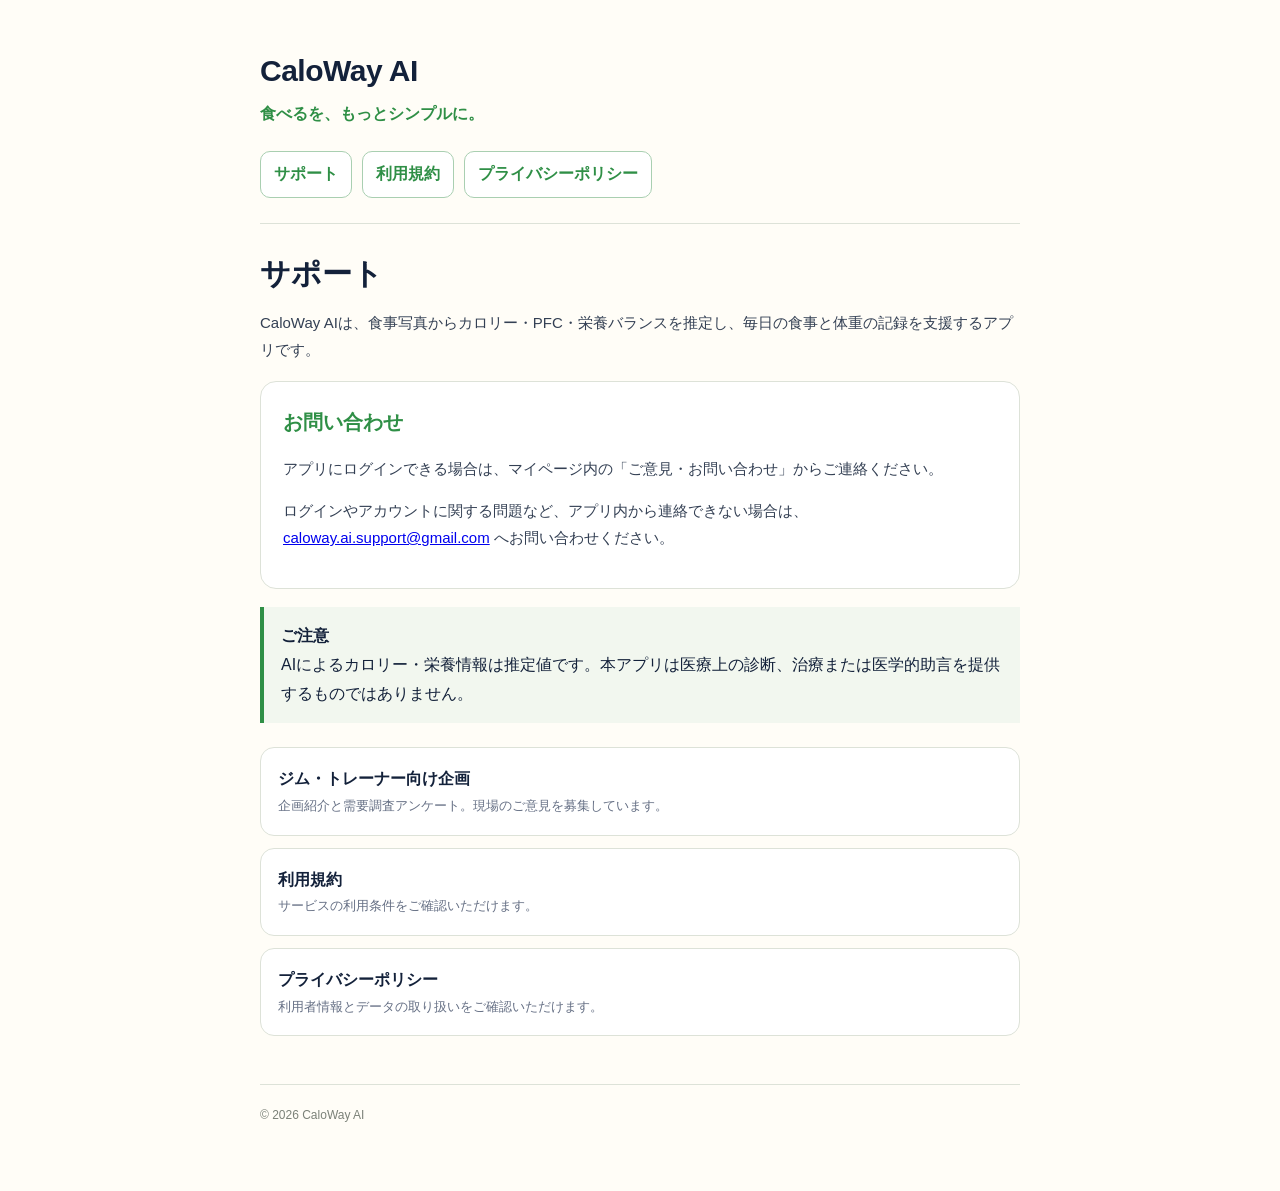
<file: index.html>
<!doctype html><html lang="ja"><head><meta charset="utf-8"><meta name="viewport" content="width=device-width,initial-scale=1"><meta name="theme-color" content="#fffdf7"><title>サポート | CaloWay AI</title><link rel="stylesheet" href="./styles.css"></head><body><main class="wrap"><header><div class="brand">CaloWay AI</div><div class="tagline">食べるを、もっとシンプルに。</div><nav class="nav"><a href="./index.html">サポート</a><a href="./terms.html">利用規約</a><a href="./privacy.html">プライバシーポリシー</a></nav></header><h1>サポート</h1><p>CaloWay AIは、食事写真からカロリー・PFC・栄養バランスを推定し、毎日の食事と体重の記録を支援するアプリです。</p><div class="card"><h2 style="margin-top:0">お問い合わせ</h2><p>アプリにログインできる場合は、マイページ内の「ご意見・お問い合わせ」からご連絡ください。</p><p>ログインやアカウントに関する問題など、アプリ内から連絡できない場合は、<a href="mailto:caloway.ai.support@gmail.com">caloway.ai.support@gmail.com</a> へお問い合わせください。</p></div><div class="notice"><strong>ご注意</strong><br>AIによるカロリー・栄養情報は推定値です。本アプリは医療上の診断、治療または医学的助言を提供するものではありません。</div><div class="links"><a href="./gym.html">ジム・トレーナー向け企画<span>企画紹介と需要調査アンケート。現場のご意見を募集しています。</span></a><a href="./terms.html">利用規約<span>サービスの利用条件をご確認いただけます。</span></a><a href="./privacy.html">プライバシーポリシー<span>利用者情報とデータの取り扱いをご確認いただけます。</span></a></div><footer>© 2026 CaloWay AI</footer></main></body></html>
</file>
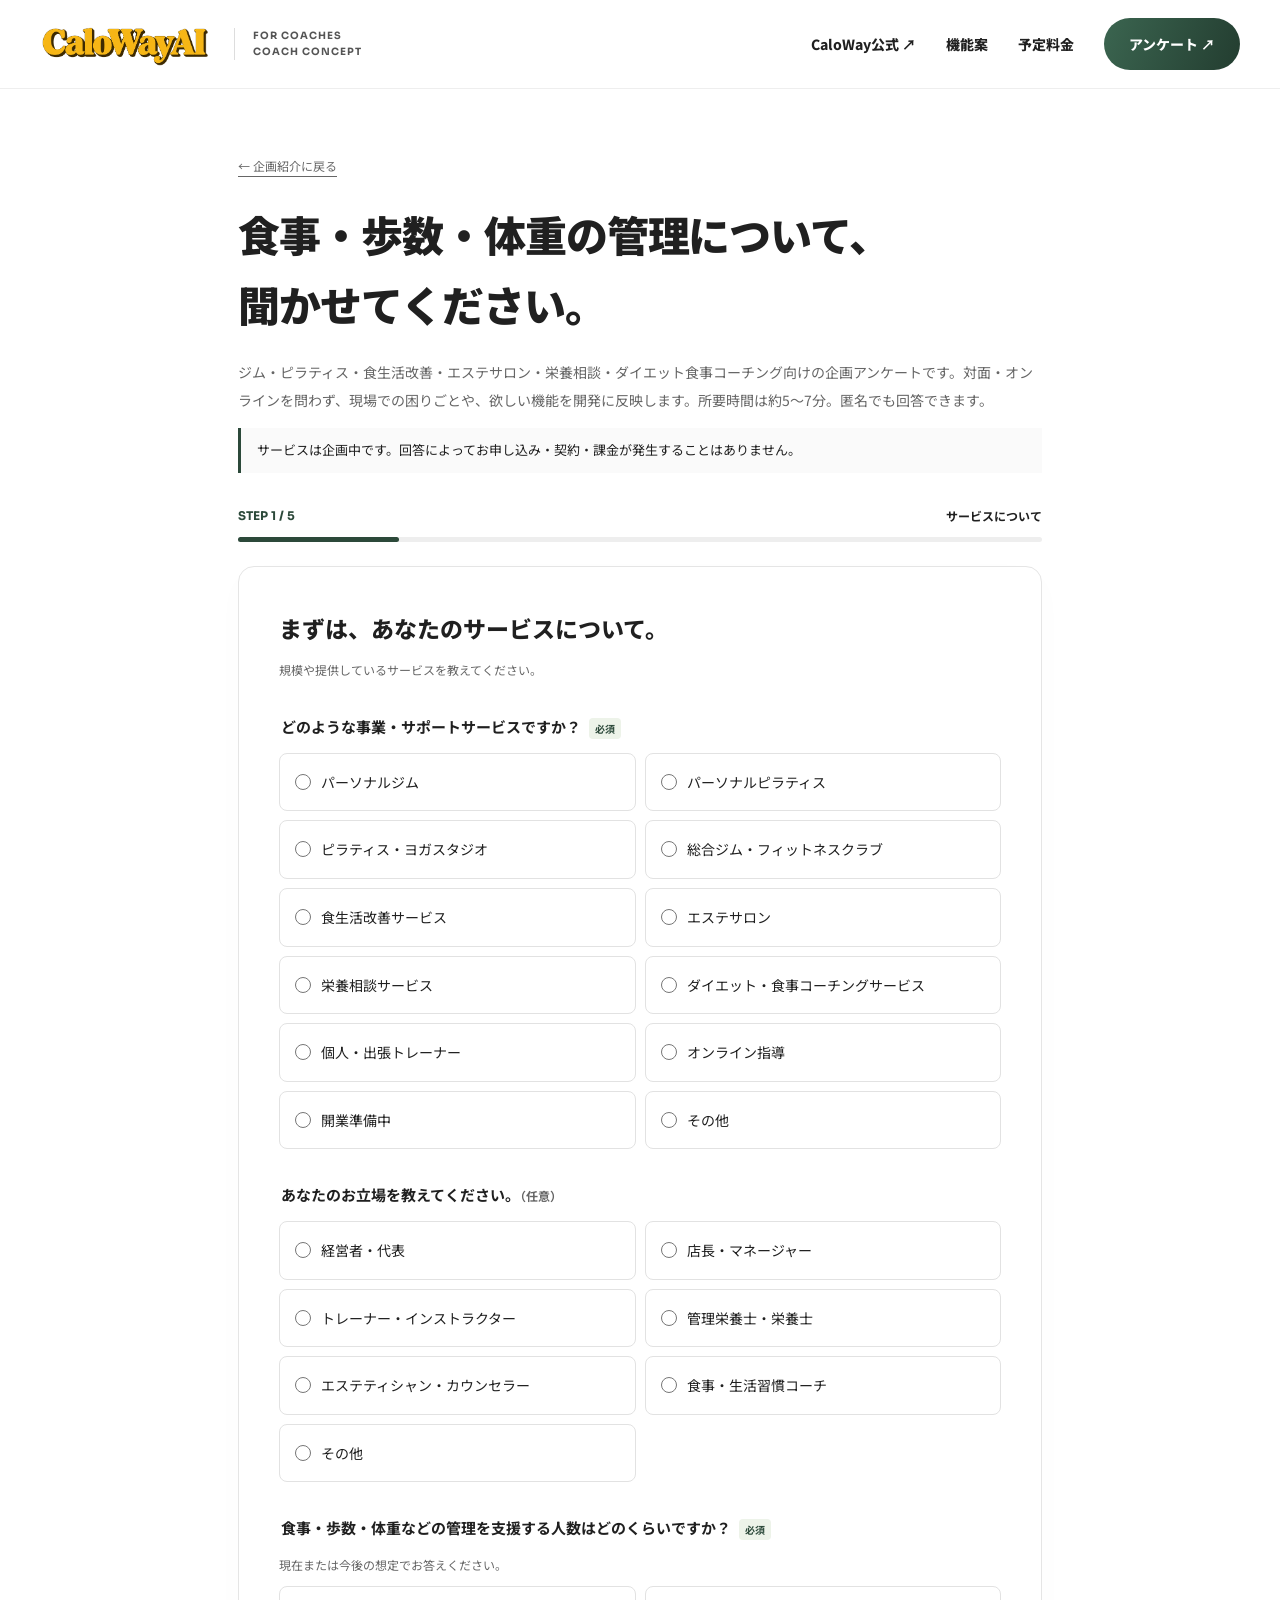
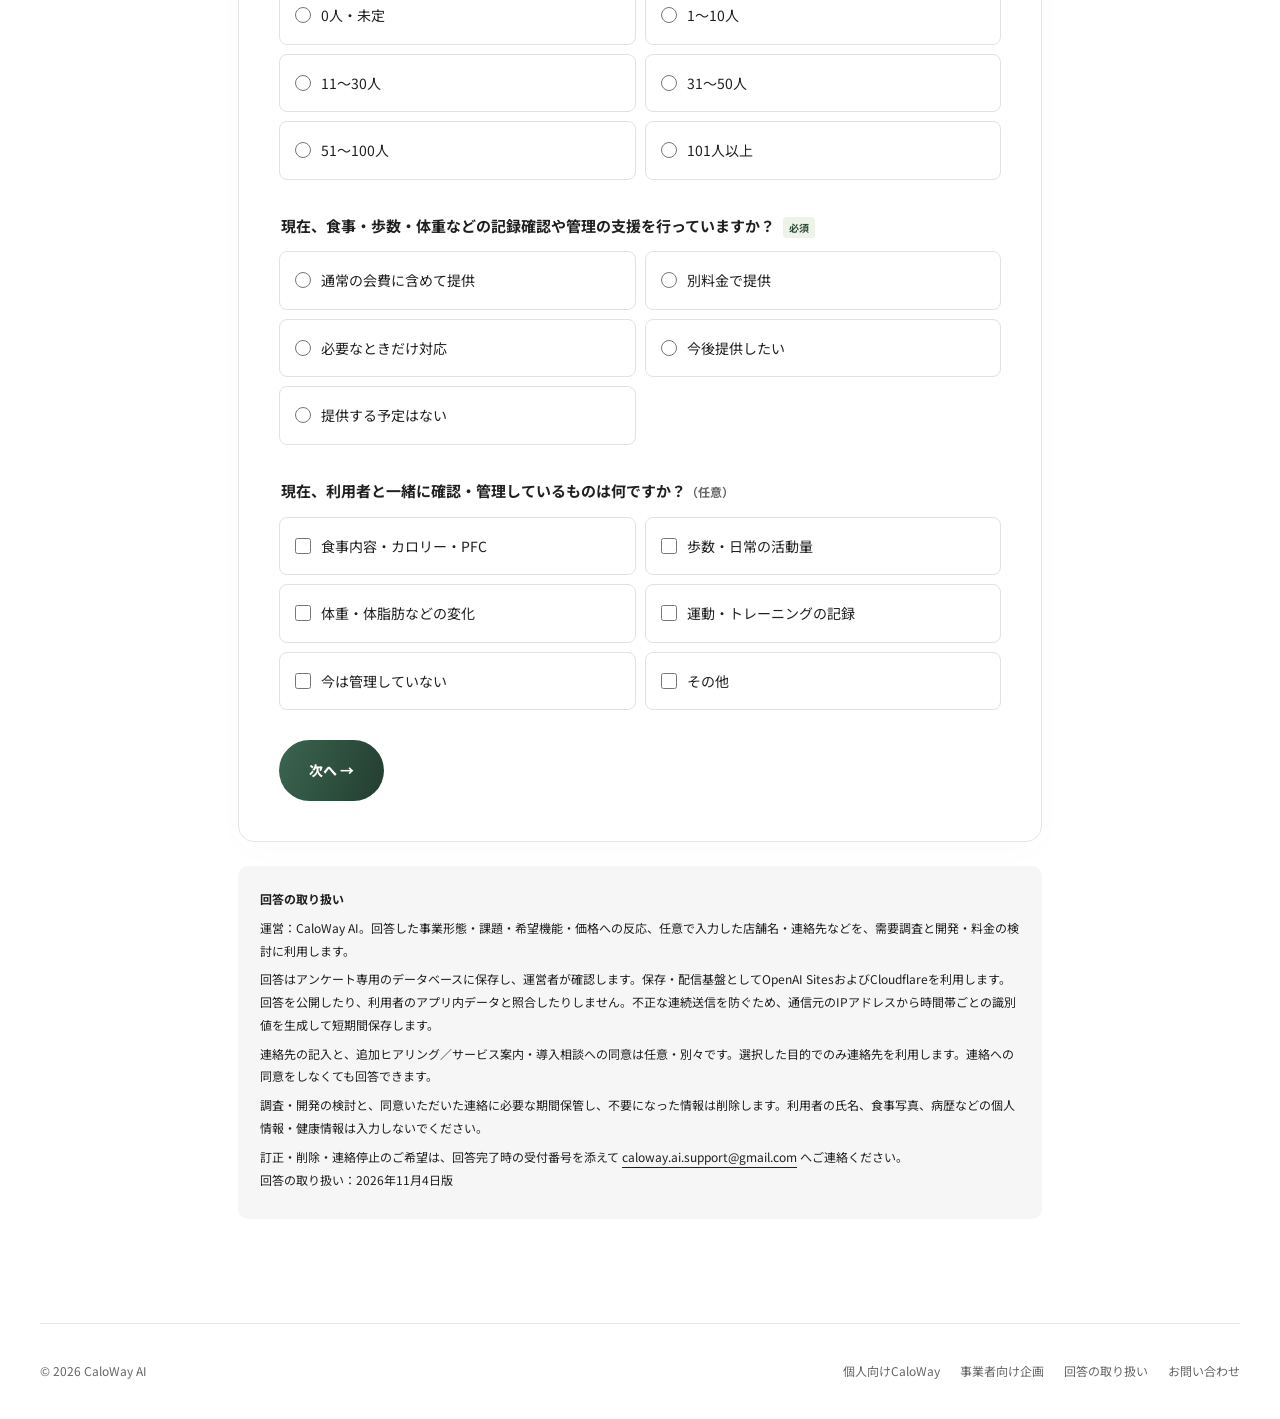
<file: gym-survey.html>
<!doctype html><html lang="ja"><head><meta charset="utf-8"><meta name="viewport" content="width=device-width,initial-scale=1"><meta name="theme-color" content="#ffffff"><title>食事・運動サポート事業者向け需要調査 | CaloWay AI</title><meta name="description" content="CaloWay Coachはジム・ピラティス・食生活改善・エステサロン・栄養相談・ダイエット食事コーチング向けに企画中。利用者の食事・歩数・体重の記録とAIレポートで指導を支えるサービスについて、現場のご意見を募集しています。"><meta property="og:title" content="CaloWay Coach｜食事・運動サポート事業者向け・企画中"><meta property="og:description" content="食事・歩数・体重の記録とAIレポートで、利用者に向き合う時間を。5〜7分の需要調査アンケートにご協力ください。"><link rel="preconnect" href="https://fonts.googleapis.com"><link rel="preconnect" href="https://fonts.gstatic.com" crossorigin><link href="https://fonts.googleapis.com/css2?family=Noto+Sans+JP:wght@400;500;600;700;800;900&family=Sora:wght@400;600;700;800&display=swap" rel="stylesheet"><link rel="stylesheet" href="./gym.css?v=20261104-outreach-1"></head><body><div class="top"><header class="wrap nav"><a class="brand" href="./introduce.html"><img class="original-wordmark" src="./assets/caloway-retro-wordmark.png" width="2172" height="724" alt="CaloWay AI 公式Webページへ"><span>FOR COACHES<br>COACH CONCEPT</span></a><nav class="links" aria-label="ナビゲーション"><a class="desktop" href="./introduce.html">CaloWay公式 ↗</a><a class="desktop" href="./gym.html#features">機能案</a><a class="desktop" href="./gym.html#pricing">予定料金</a><a href="./gym-survey.html">アンケート ↗</a></nav></header></div><main class="form-wrap"><a class="small" href="./gym.html">← 企画紹介に戻る</a><h1>食事・歩数・体重の管理について、<br>聞かせてください。</h1><p class="form-intro">ジム・ピラティス・食生活改善・エステサロン・栄養相談・ダイエット食事コーチング向けの企画アンケートです。対面・オンラインを問わず、現場での困りごとや、欲しい機能を開発に反映します。所要時間は約5〜7分。匿名でも回答できます。</p><p class="notice">サービスは企画中です。回答によってお申し込み・契約・課金が発生することはありません。</p><noscript><p class="error">アンケートの回答にはJavaScriptを有効にしてください。ご意見はサポート窓口でも受け付けています。</p></noscript><div id="survey-root"></div><section id="survey-privacy" class="privacy"><strong>回答の取り扱い</strong><p>運営：CaloWay AI。回答した事業形態・課題・希望機能・価格への反応、任意で入力した店舗名・連絡先などを、需要調査と開発・料金の検討に利用します。</p><p>回答はアンケート専用のデータベースに保存し、運営者が確認します。保存・配信基盤としてOpenAI SitesおよびCloudflareを利用します。回答を公開したり、利用者のアプリ内データと照合したりしません。不正な連続送信を防ぐため、通信元のIPアドレスから時間帯ごとの識別値を生成して短期間保存します。</p><p>連絡先の記入と、追加ヒアリング／サービス案内・導入相談への同意は任意・別々です。選択した目的でのみ連絡先を利用します。連絡への同意をしなくても回答できます。</p><p>調査・開発の検討と、同意いただいた連絡に必要な期間保管し、不要になった情報は削除します。利用者の氏名、食事写真、病歴などの個人情報・健康情報は入力しないでください。</p><p>訂正・削除・連絡停止のご希望は、回答完了時の受付番号を添えて <a href="mailto:caloway.ai.support@gmail.com">caloway.ai.support@gmail.com</a> へご連絡ください。<br>回答の取り扱い：2026年11月4日版</p></section></main><footer class="wrap footer"><span>© 2026 CaloWay AI</span><div><a href="./introduce.html">個人向けCaloWay</a><a href="./gym.html">事業者向け企画</a><a href="./gym-survey.html#survey-privacy">回答の取り扱い</a><a href="mailto:caloway.ai.support@gmail.com">お問い合わせ</a></div></footer><script type="module" src="./gym-survey.js?v=20261104-v4"></script></body></html>
</file>
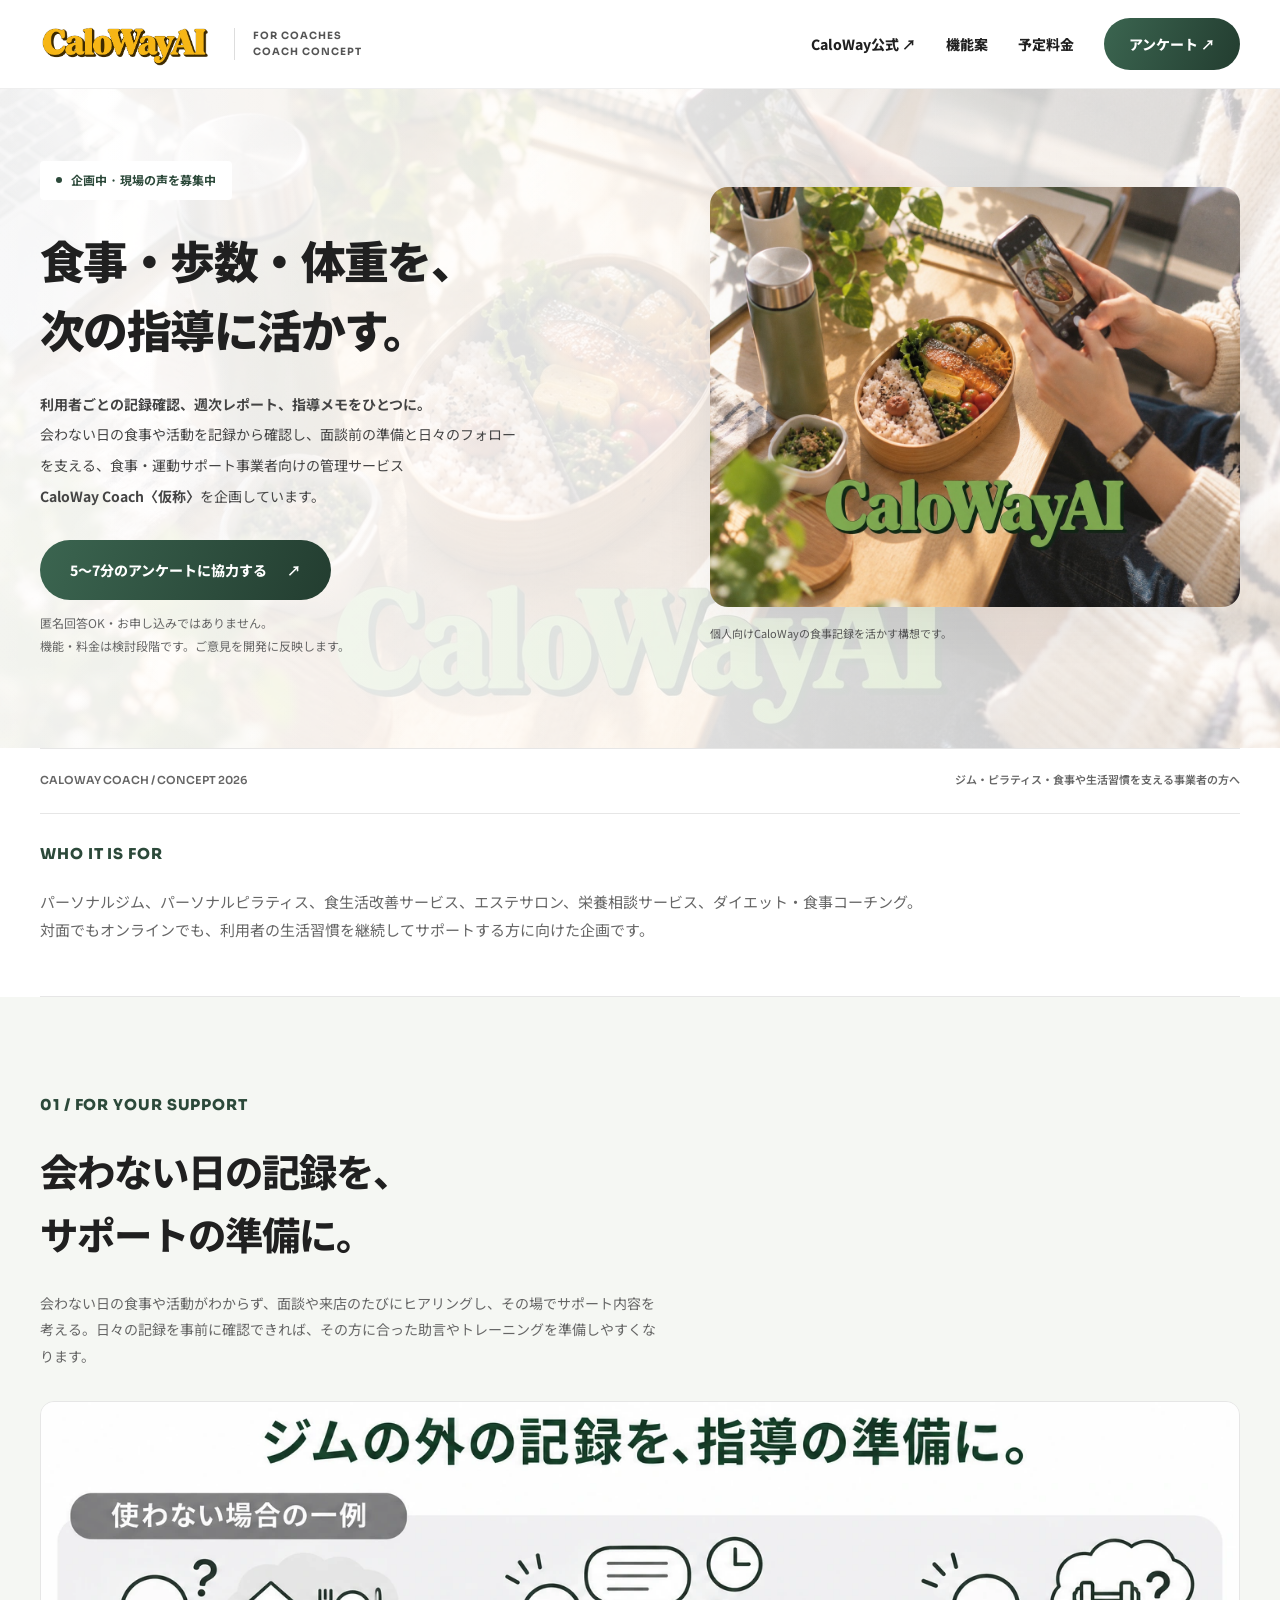
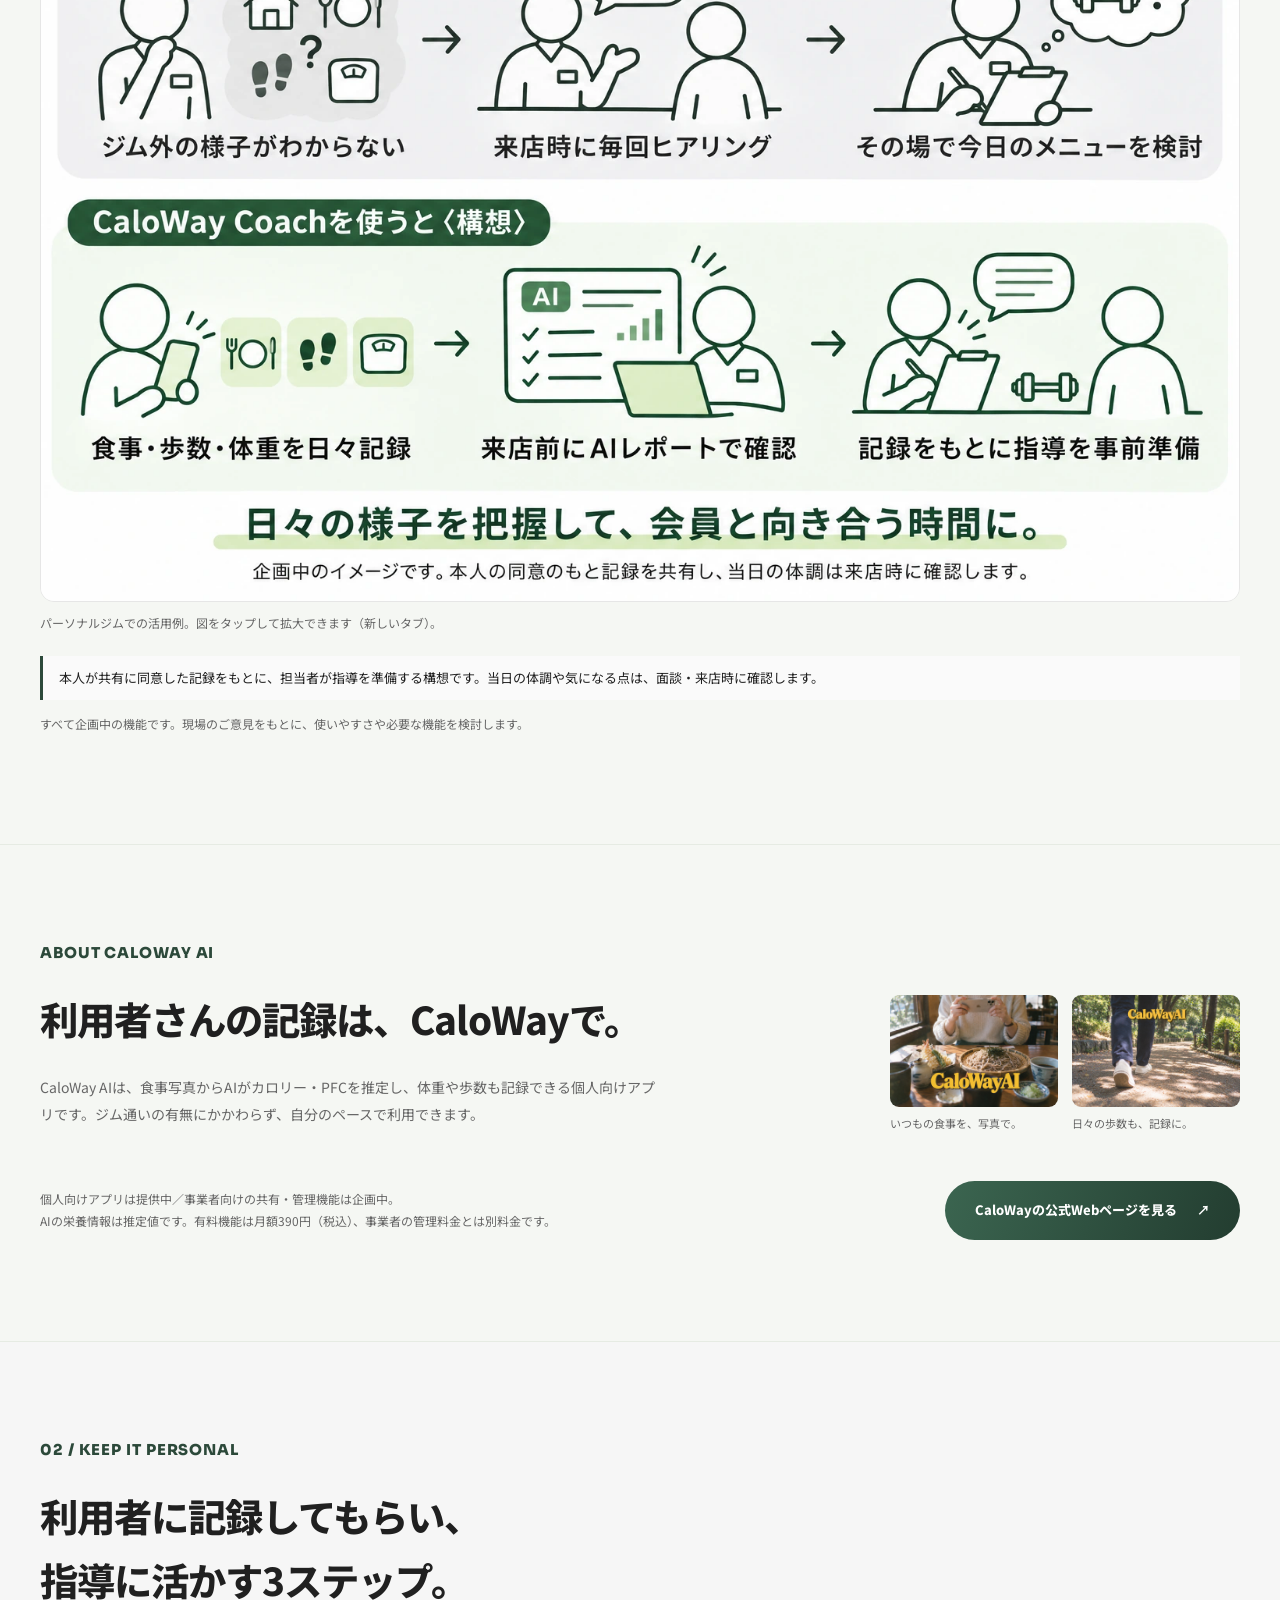
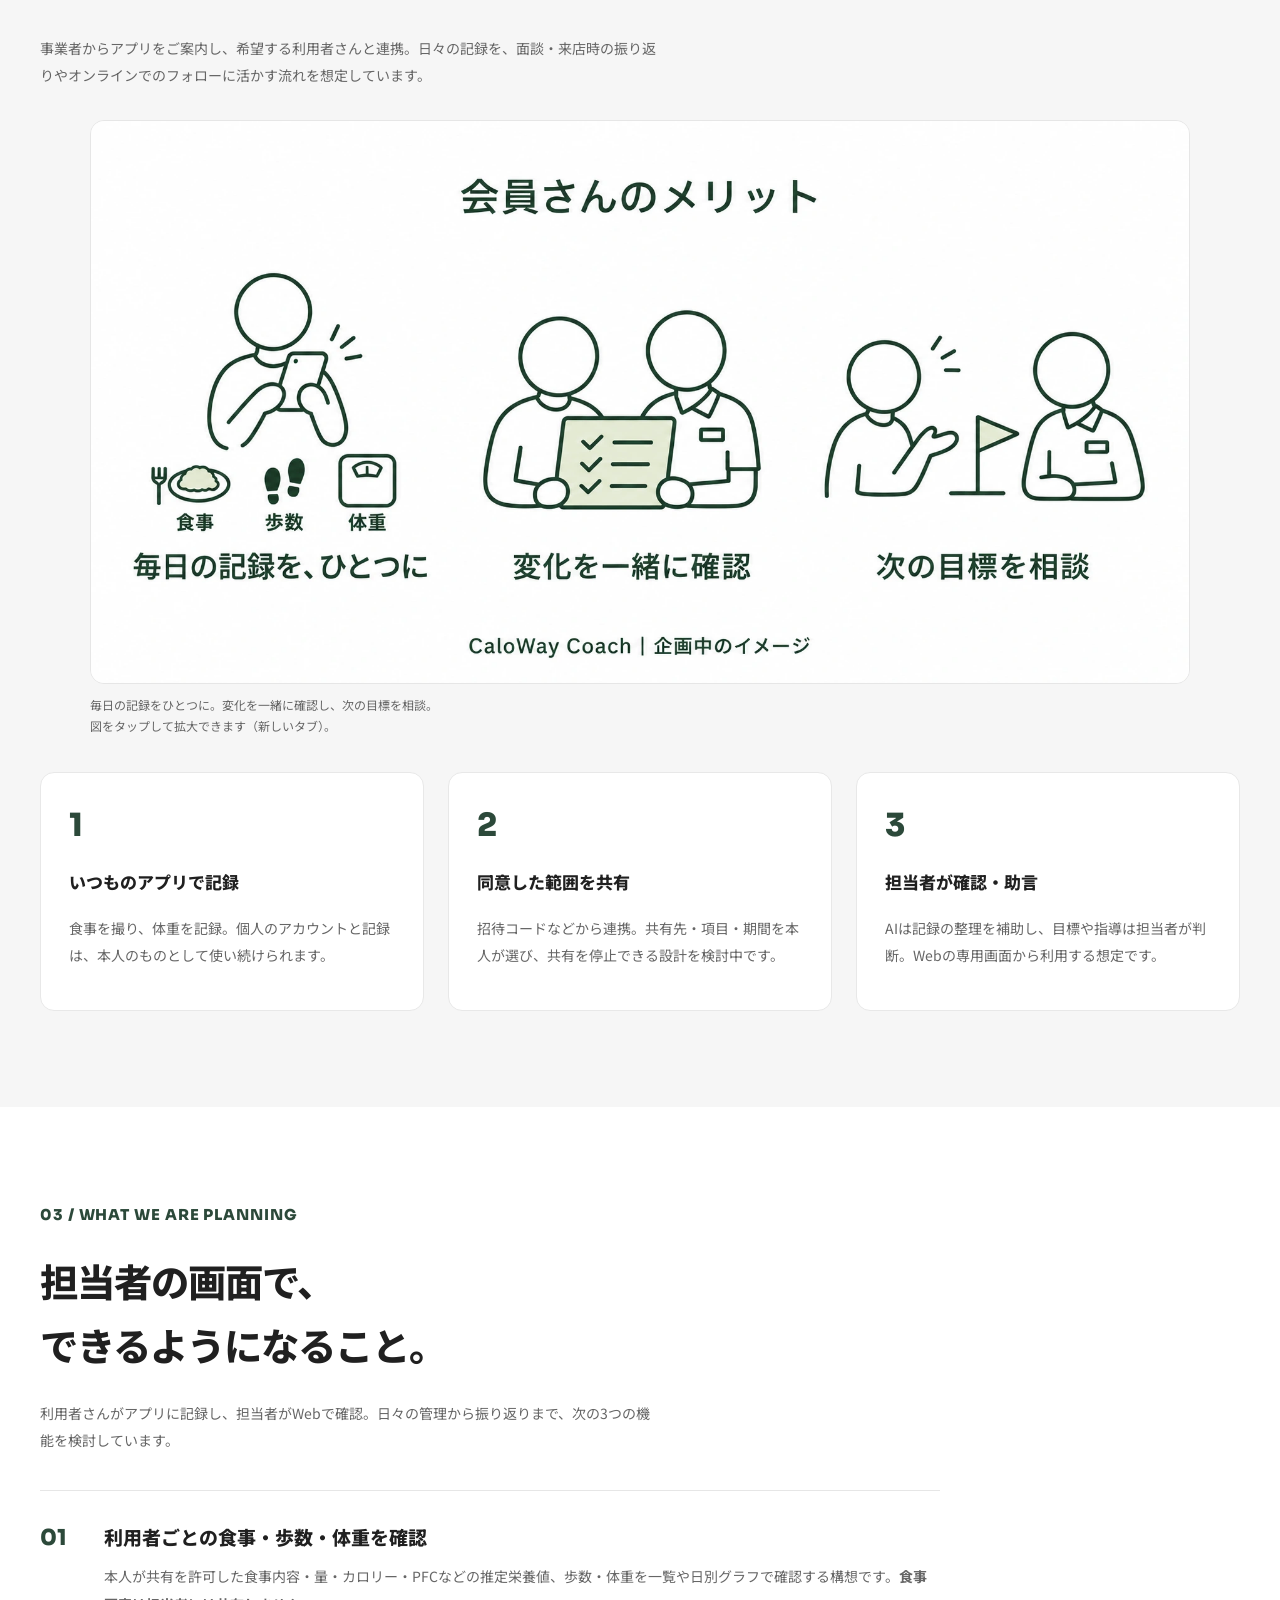
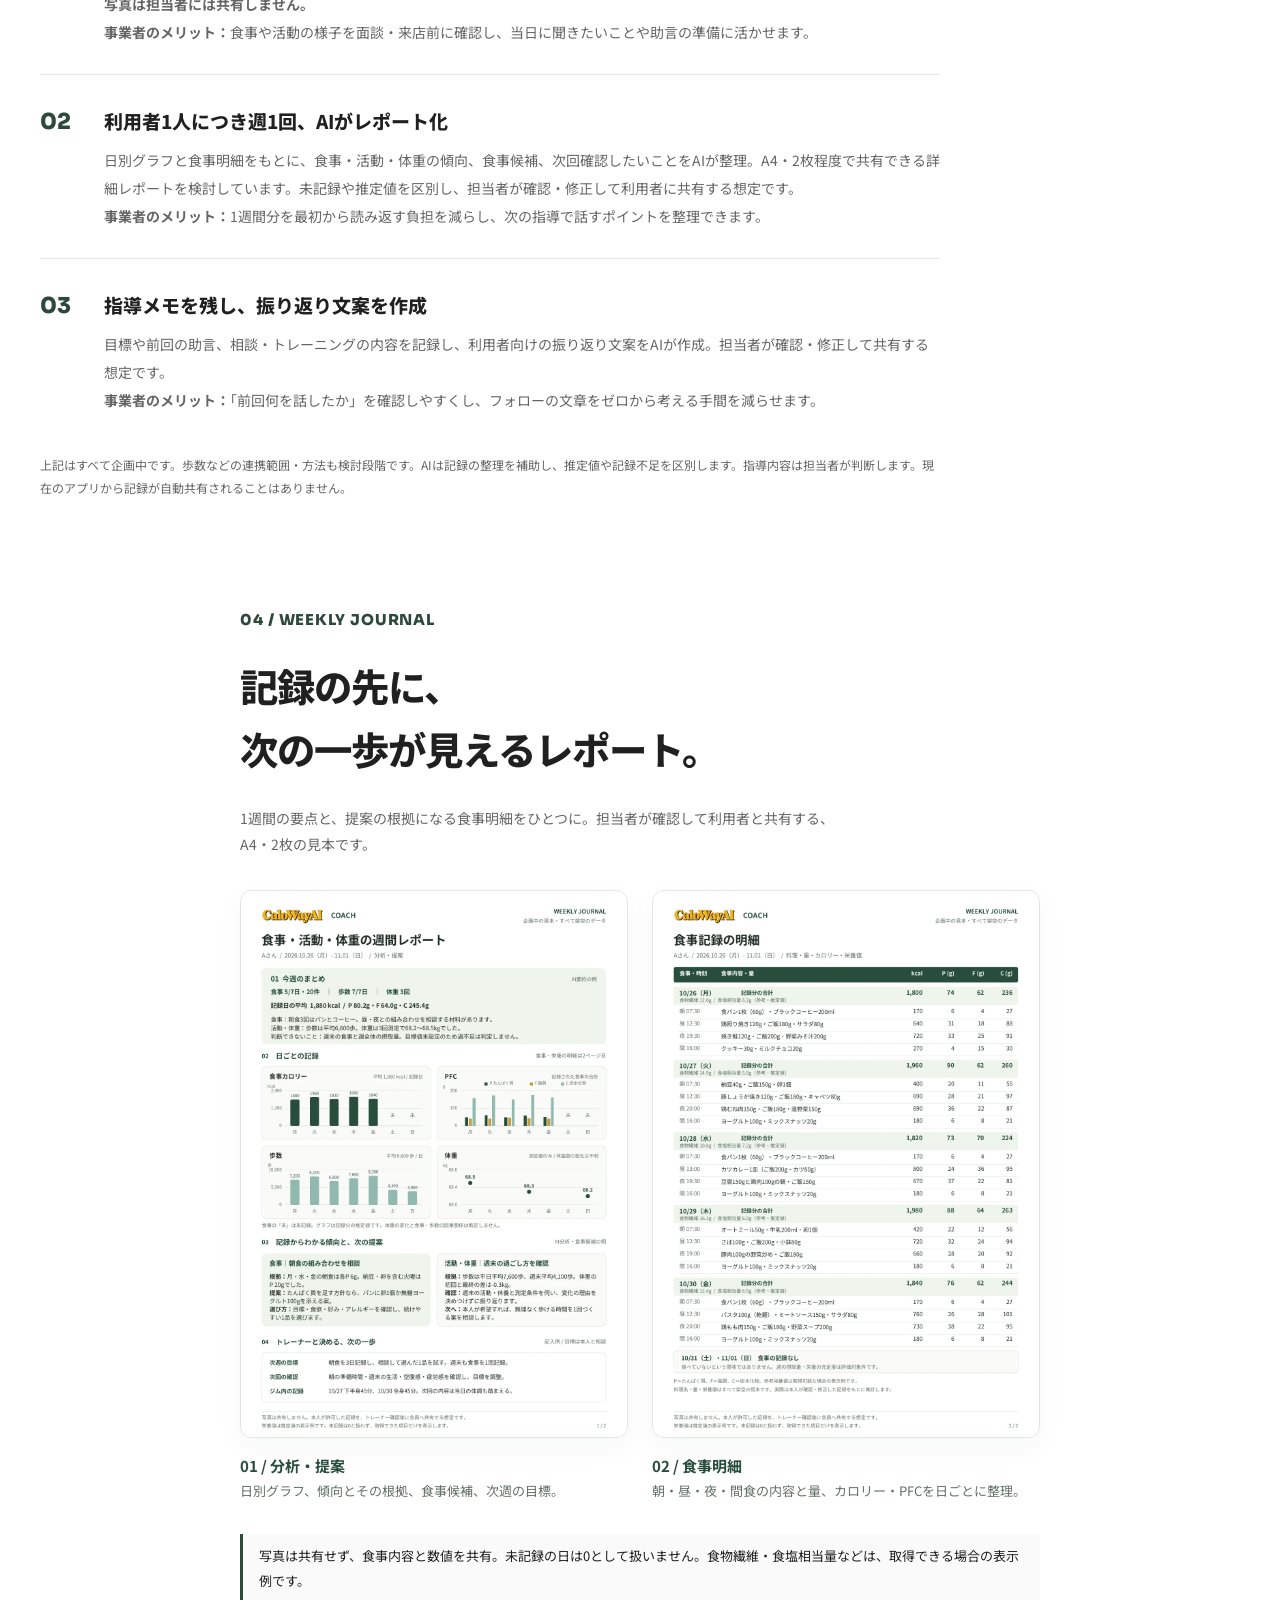
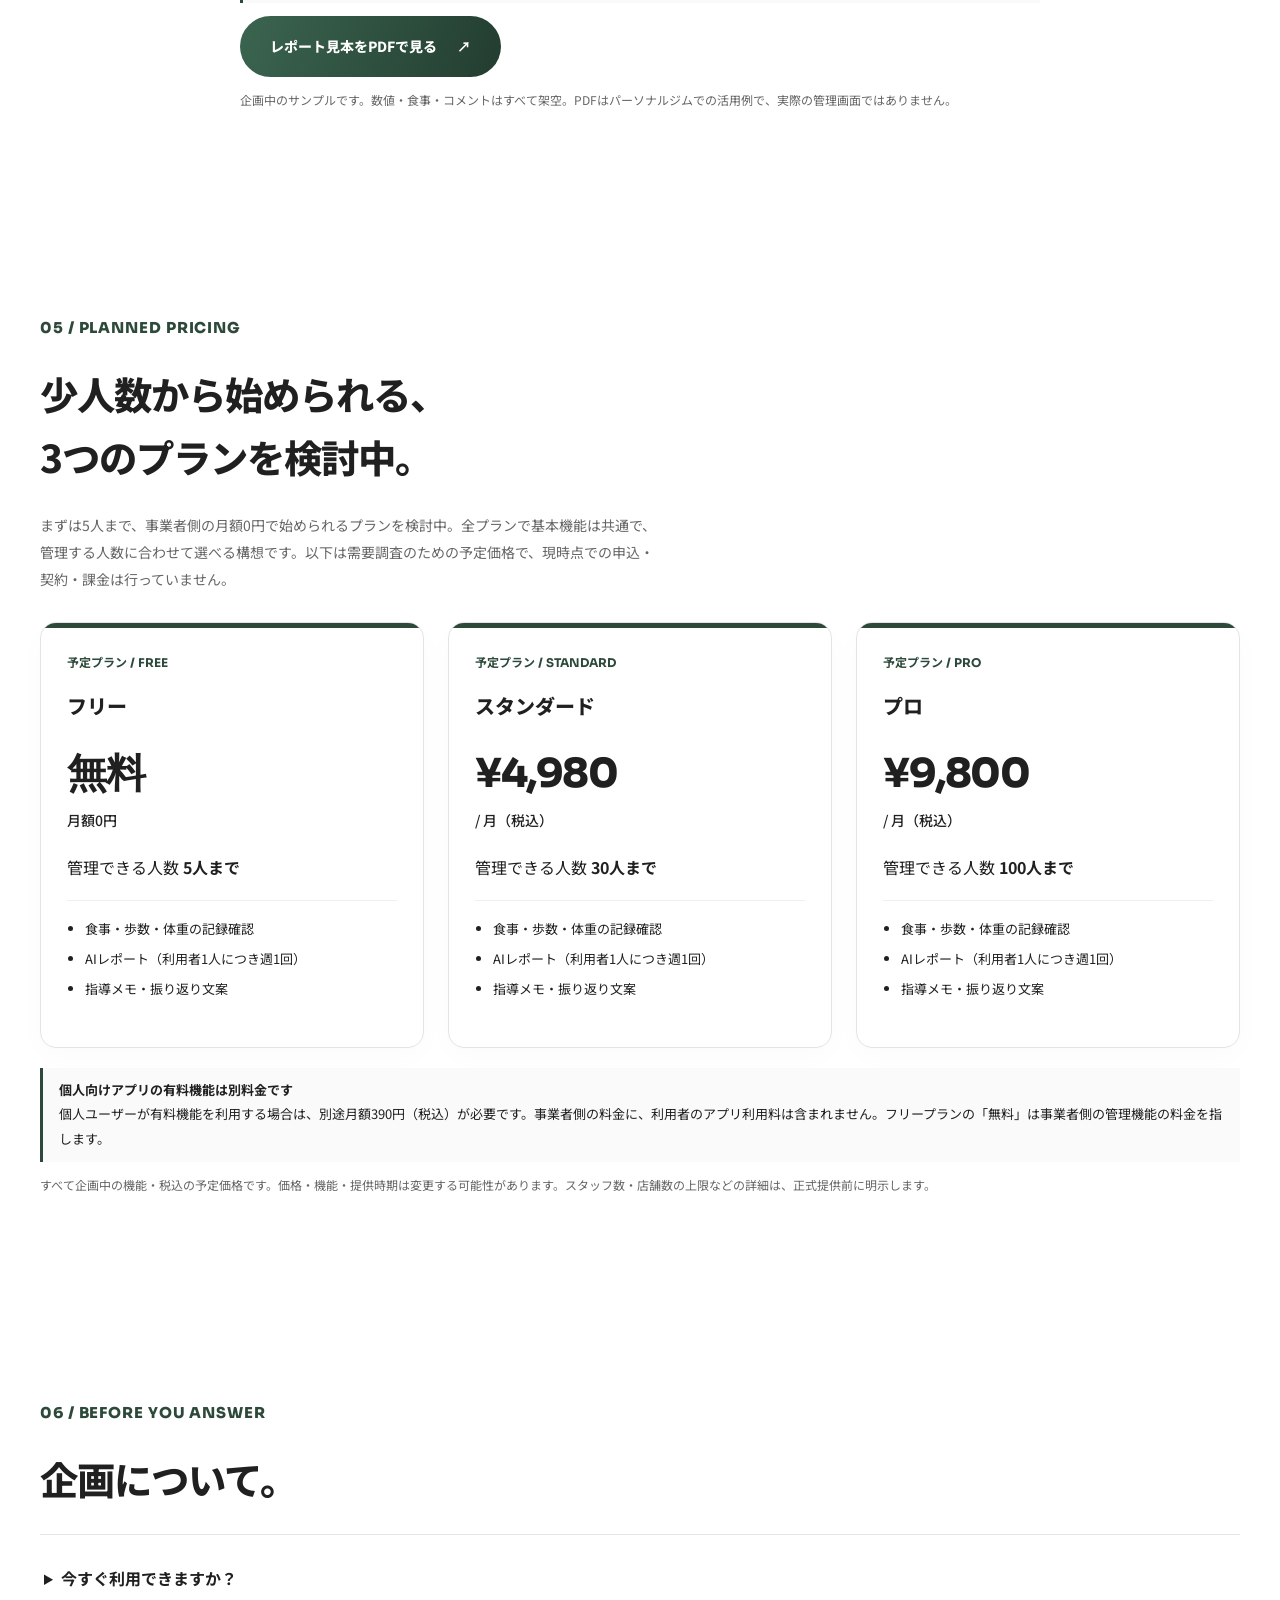
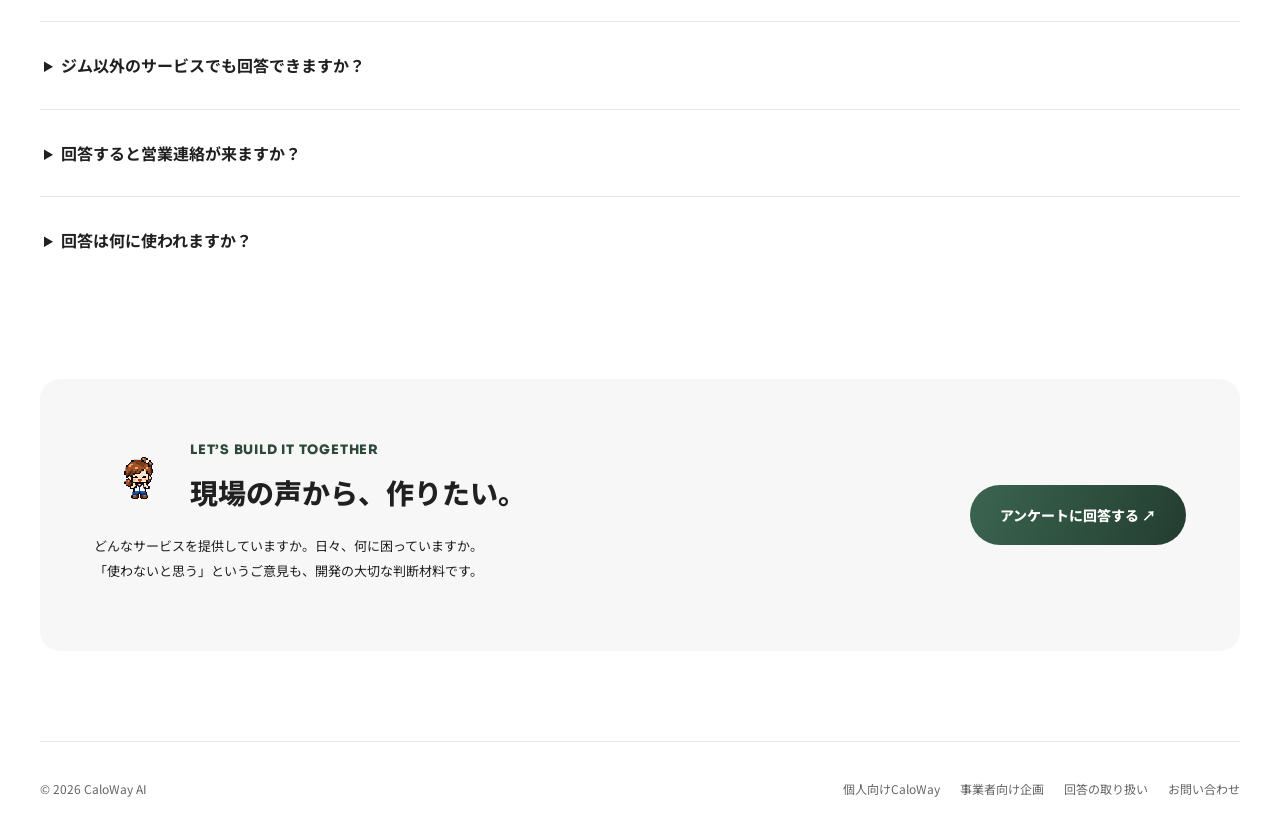
<file: gym.html>
<!doctype html><html lang="ja"><head><meta charset="utf-8"><meta name="viewport" content="width=device-width,initial-scale=1"><meta name="theme-color" content="#ffffff"><title>食事・運動サポート事業者向け・企画中 | CaloWay AI</title><meta name="description" content="CaloWay Coachはジム・ピラティス・食生活改善・エステサロン・栄養相談・ダイエット食事コーチング向けに企画中。利用者の食事・歩数・体重の記録とAIレポートで指導を支えるサービスについて、現場のご意見を募集しています。"><meta property="og:title" content="CaloWay Coach｜食事・運動サポート事業者向け・企画中"><meta property="og:description" content="食事・歩数・体重の記録とAIレポートで、利用者に向き合う時間を。5〜7分の需要調査アンケートにご協力ください。"><link rel="preconnect" href="https://fonts.googleapis.com"><link rel="preconnect" href="https://fonts.gstatic.com" crossorigin><link href="https://fonts.googleapis.com/css2?family=Noto+Sans+JP:wght@400;500;600;700;800;900&family=Sora:wght@400;600;700;800&display=swap" rel="stylesheet"><link rel="stylesheet" href="./gym.css?v=20261104-outreach-1"></head><body><div class="top"><header class="wrap nav"><a class="brand" href="./introduce.html"><img class="original-wordmark" src="./assets/caloway-retro-wordmark.png" width="2172" height="724" alt="CaloWay AI 公式Webページへ"><span>FOR COACHES<br>COACH CONCEPT</span></a><nav class="links" aria-label="ナビゲーション"><a class="desktop" href="./introduce.html">CaloWay公式 ↗</a><a class="desktop" href="./gym.html#features">機能案</a><a class="desktop" href="./gym.html#pricing">予定料金</a><a href="./gym-survey.html">アンケート ↗</a></nav></header></div><main><section class="wrap hero"><div><span class="tag">企画中 · 現場の声を募集中</span><h1>食事・歩数・体重を、<br>次の指導に活かす。</h1><p class="lead"><strong>利用者ごとの記録確認、週次レポート、指導メモをひとつに。</strong><br>会わない日の食事や活動を記録から確認し、面談前の準備と日々のフォローを支える、食事・運動サポート事業者向けの管理サービス<br><strong>CaloWay Coach〈仮称〉</strong>を企画しています。</p><div class="actions"><a class="btn" href="./gym-survey.html">5〜7分のアンケートに協力する <span aria-hidden="true">↗</span></a></div><p class="small">匿名回答OK・お申し込みではありません。<br>機能・料金は検討段階です。ご意見を開発に反映します。</p></div><figure class="photo"><img src="./assets/everyday-bento.jpeg" width="1536" height="1024" loading="lazy" alt="日々の食事をスマートフォンで撮影するイメージ"><figcaption>個人向けCaloWayの食事記録を活かす構想です。</figcaption></figure></section><div class="wrap strip"><span>CALOWAY COACH / CONCEPT 2026</span><span>ジム・ピラティス・食事や生活習慣を支える事業者の方へ</span></div>
<div class="wrap audience-note"><p class="eyebrow">WHO IT IS FOR</p><p>パーソナルジム、パーソナルピラティス、食生活改善サービス、エステサロン、栄養相談サービス、ダイエット・食事コーチング。<br>対面でもオンラインでも、利用者の生活習慣を継続してサポートする方に向けた企画です。</p></div><section class="app-overview section" aria-labelledby="gym-benefits"><div class="wrap"><p class="eyebrow">01 / FOR YOUR SUPPORT</p><h2 id="gym-benefits">会わない日の記録を、<br>サポートの準備に。</h2><p class="section-intro">会わない日の食事や活動がわからず、面談や来店のたびにヒアリングし、その場でサポート内容を考える。日々の記録を事前に確認できれば、その方に合った助言やトレーニングを準備しやすくなります。</p><figure class="gym-visual"><a href="./assets/gym-coaching-comparison.webp" target="_blank" rel="noopener" aria-label="導入前後の比較図を拡大して見る（新しいタブ）"><img src="./assets/gym-coaching-comparison.webp" width="1536" height="1024" loading="lazy" decoding="async" alt="使わない場合の一例：ジム外の様子がわからないため、来店時に毎回ヒアリングし、その場で今日のメニューを検討。CaloWay Coachの構想：利用者が食事・歩数・体重を記録し、担当者が来店前にAIレポートを確認して指導を事前に準備。"></a><figcaption>パーソナルジムでの活用例。図をタップして拡大できます（新しいタブ）。</figcaption></figure><p class="notice">本人が共有に同意した記録をもとに、担当者が指導を準備する構想です。当日の体調や気になる点は、面談・来店時に確認します。</p><p class="small">すべて企画中の機能です。現場のご意見をもとに、使いやすさや必要な機能を検討します。</p></div></section>
<section class="app-overview section" id="about-caloway"><div class="wrap"><p class="eyebrow">ABOUT CALOWAY AI</p><div class="app-intro-layout"><div><h2>利用者さんの記録は、CaloWayで。</h2><p class="section-intro">CaloWay AIは、食事写真からAIがカロリー・PFCを推定し、体重や歩数も記録できる個人向けアプリです。ジム通いの有無にかかわらず、自分のペースで利用できます。</p></div><div class="app-life-photos"><figure><img src="./assets/westcoast-soba.jpeg" width="1536" height="1024" loading="lazy" decoding="async" alt="そばと天ぷらをスマートフォンで撮影する様子。黄色のCaloWay AIロゴ入り。"><figcaption>いつもの食事を、写真で。</figcaption></figure><figure><img src="./assets/walking-daylight.jpeg" width="1536" height="1024" loading="lazy" decoding="async" alt="木漏れ日のある緑道を歩く足元。黄色のCaloWay AIロゴ入り。"><figcaption>日々の歩数も、記録に。</figcaption></figure></div></div><div class="app-overview-bottom"><p class="small">個人向けアプリは提供中／事業者向けの共有・管理機能は企画中。<br>AIの栄養情報は推定値です。有料機能は月額390円（税込）、事業者の管理料金とは別料金です。</p><a class="btn" href="./introduce.html">CaloWayの公式Webページを見る <span aria-hidden="true">↗</span></a></div></div></section>
<section class="green-section section" id="member-flow"><div class="wrap"><p class="eyebrow">02 / KEEP IT PERSONAL</p><h2>利用者に記録してもらい、<br>指導に活かす3ステップ。</h2><p class="section-intro">事業者からアプリをご案内し、希望する利用者さんと連携。日々の記録を、面談・来店時の振り返りやオンラインでのフォローに活かす流れを想定しています。</p><figure class="gym-visual member-visual"><a href="./assets/gym-member-benefits.webp" target="_blank" rel="noopener" aria-label="利用者メリットの図を拡大して見る（新しいタブ）"><img src="./assets/gym-member-benefits.webp" width="1754" height="897" loading="lazy" decoding="async" alt="利用者さんの3つのメリット：食事・歩数・体重をひとつに記録し、担当者と変化を一緒に確認して、次の目標を相談できます。事業者向け機能は企画中です。"></a><figcaption>毎日の記録をひとつに。変化を一緒に確認し、次の目標を相談。<br>図をタップして拡大できます（新しいタブ）。</figcaption></figure><div class="flow"><article><b>1</b><h3>いつものアプリで記録</h3><p>食事を撮り、体重を記録。個人のアカウントと記録は、本人のものとして使い続けられます。</p></article><article><b>2</b><h3>同意した範囲を共有</h3><p>招待コードなどから連携。共有先・項目・期間を本人が選び、共有を停止できる設計を検討中です。</p></article><article><b>3</b><h3>担当者が確認・助言</h3><p>AIは記録の整理を補助し、目標や指導は担当者が判断。Webの専用画面から利用する想定です。</p></article></div></div></section>
<section class="wrap section planning" id="features"><p class="eyebrow">03 / WHAT WE ARE PLANNING</p><div class="planning-content"><h2>担当者の画面で、<br>できるようになること。</h2><p class="section-intro">利用者さんがアプリに記録し、担当者がWebで確認。日々の管理から振り返りまで、次の3つの機能を検討しています。</p><div class="features"><article class="feature"><span class="num">01</span><div><h3>利用者ごとの食事・歩数・体重を確認</h3><p>本人が共有を許可した食事内容・量・カロリー・PFCなどの推定栄養値、歩数・体重を一覧や日別グラフで確認する構想です。<strong>食事写真は担当者には共有しません。</strong><br><strong>事業者のメリット：</strong>食事や活動の様子を面談・来店前に確認し、当日に聞きたいことや助言の準備に活かせます。</p></div></article><article class="feature"><span class="num">02</span><div><h3>利用者1人につき週1回、AIがレポート化</h3><p>日別グラフと食事明細をもとに、食事・活動・体重の傾向、食事候補、次回確認したいことをAIが整理。A4・2枚程度で共有できる詳細レポートを検討しています。未記録や推定値を区別し、担当者が確認・修正して利用者に共有する想定です。<br><strong>事業者のメリット：</strong>1週間分を最初から読み返す負担を減らし、次の指導で話すポイントを整理できます。</p></div></article><article class="feature"><span class="num">03</span><div><h3>指導メモを残し、振り返り文案を作成</h3><p>目標や前回の助言、相談・トレーニングの内容を記録し、利用者向けの振り返り文案をAIが作成。担当者が確認・修正して共有する想定です。<br><strong>事業者のメリット：</strong>「前回何を話したか」を確認しやすくし、フォローの文章をゼロから考える手間を減らせます。</p></div></article><p class="small">上記はすべて企画中です。歩数などの連携範囲・方法も検討段階です。AIは記録の整理を補助し、推定値や記録不足を区別します。指導内容は担当者が判断します。現在のアプリから記録が自動共有されることはありません。</p></div></div></section>
<section class="wrap section weekly-report" id="weekly-report" aria-label="週次レポートの詳細見本"><div class="weekly-report-inner"><p class="eyebrow">04 / WEEKLY JOURNAL</p><h2>記録の先に、<br>次の一歩が見えるレポート。</h2><p class="section-intro">1週間の要点と、提案の根拠になる食事明細をひとつに。担当者が確認して利用者と共有する、A4・2枚の見本です。</p><div class="report-preview-grid"><figure><a href="./assets/caloway-weekly-report-sample.pdf#page=1" target="_blank" rel="noopener" aria-label="週間レポートの分析・提案ページをPDFで見る（新しいタブ）"><img src="./assets/coach-report-page-1.webp" width="1132" height="1600" loading="lazy" decoding="async" alt="架空データによる週間レポート。カロリー・PFC・歩数・体重の日別グラフ、記録に基づく分析、食事候補、次週の目標。"></a><figcaption><strong>01 / 分析・提案</strong><br>日別グラフ、傾向とその根拠、食事候補、次週の目標。</figcaption></figure><figure><a href="./assets/caloway-weekly-report-sample.pdf#page=2" target="_blank" rel="noopener" aria-label="食事明細ページをPDFで見る（新しいタブ）"><img src="./assets/coach-report-page-2.webp" width="1132" height="1600" loading="lazy" decoding="async" alt="架空データによる食事記録の明細。5日分20件の料理名、量、時刻、カロリー・PFCと日別合計。"></a><figcaption><strong>02 / 食事明細</strong><br>朝・昼・夜・間食の内容と量、カロリー・PFCを日ごとに整理。</figcaption></figure></div><p class="notice">写真は共有せず、食事内容と数値を共有。未記録の日は0として扱いません。食物繊維・食塩相当量などは、取得できる場合の表示例です。</p><a class="btn" href="./assets/caloway-weekly-report-sample.pdf" target="_blank" rel="noopener">レポート見本をPDFで見る <span aria-hidden="true">↗</span></a><p class="small">企画中のサンプルです。数値・食事・コメントはすべて架空。PDFはパーソナルジムでの活用例で、実際の管理画面ではありません。</p></div></section>
<section class="wrap section" id="pricing"><p class="eyebrow">05 / PLANNED PRICING</p><h2>少人数から始められる、<br>3つのプランを検討中。</h2><p class="section-intro">まずは5人まで、事業者側の月額0円で始められるプランを検討中。全プランで基本機能は共通で、管理する人数に合わせて選べる構想です。以下は需要調査のための予定価格で、現時点での申込・契約・課金は行っていません。</p><div class="pricing pricing-three"><article class="plan"><p class="plan-label">予定プラン / FREE</p><h3>フリー</h3><p class="price">無料 <small>月額0円</small></p><p class="capacity">管理できる人数 <strong>5人まで</strong></p><ul><li>食事・歩数・体重の記録確認</li><li>AIレポート（利用者1人につき週1回）</li><li>指導メモ・振り返り文案</li></ul></article><article class="plan"><p class="plan-label">予定プラン / STANDARD</p><h3>スタンダード</h3><p class="price">¥4,980 <small>/ 月（税込）</small></p><p class="capacity">管理できる人数 <strong>30人まで</strong></p><ul><li>食事・歩数・体重の記録確認</li><li>AIレポート（利用者1人につき週1回）</li><li>指導メモ・振り返り文案</li></ul></article><article class="plan"><p class="plan-label">予定プラン / PRO</p><h3>プロ</h3><p class="price">¥9,800 <small>/ 月（税込）</small></p><p class="capacity">管理できる人数 <strong>100人まで</strong></p><ul><li>食事・歩数・体重の記録確認</li><li>AIレポート（利用者1人につき週1回）</li><li>指導メモ・振り返り文案</li></ul></article></div><div class="mobile-plan-features"><strong>全プラン共通の基本機能（企画中）</strong><ul><li>食事・歩数・体重の記録確認</li><li>AIレポート（利用者1人につき週1回）</li><li>指導メモ・振り返り文案</li></ul></div><div class="notice"><strong>個人向けアプリの有料機能は別料金です</strong><br>個人ユーザーが有料機能を利用する場合は、別途月額390円（税込）が必要です。事業者側の料金に、利用者のアプリ利用料は含まれません。フリープランの「無料」は事業者側の管理機能の料金を指します。</div><p class="small">すべて企画中の機能・税込の予定価格です。価格・機能・提供時期は変更する可能性があります。スタッフ数・店舗数の上限などの詳細は、正式提供前に明示します。</p></section>
<section class="wrap section faq"><p class="eyebrow">06 / BEFORE YOU ANSWER</p><h2>企画について。</h2><details><summary>今すぐ利用できますか？</summary><p>事業者向けサービスは企画中です。このページは需要調査を目的としており、申込・予約・契約ではありません。個人向けCaloWay AIは提供中です。</p></details><details><summary>ジム以外のサービスでも回答できますか？</summary><p>はい。パーソナルピラティス、食生活改善、エステサロン、栄養相談、ダイエット・食事コーチングも対象です。個人・オンラインで活動する方や、今後サポートを始めたい方のご意見も募集しています。</p></details><details><summary>回答すると営業連絡が来ますか？</summary><p>連絡先の記入と今後の連絡への同意は任意です。同意された範囲でのみ、追加ヒアリングやサービス案内・導入のご相談をご連絡します。匿名でも回答できます。</p></details><details><summary>回答は何に使われますか？</summary><p>サービスの需要、優先する機能、料金の検討に使います。個人や店舗を特定できる回答を公開することはありません。利用者さんの個人情報や健康情報は入力しないでください。</p></details></section>
<section class="wrap cta"><div><div class="cta-brand-heading"><img class="cta-companion" src="./assets/companion-happy.png" width="384" height="384" loading="lazy" decoding="async" alt="CaloWay AIの相棒キャラクター"><div><p class="eyebrow">LET’S BUILD IT TOGETHER</p><h2><span>現場の声から、</span><span>作りたい。</span></h2></div></div><p>どんなサービスを提供していますか。日々、何に困っていますか。<br>「使わないと思う」というご意見も、開発の大切な判断材料です。</p></div><a class="btn" href="./gym-survey.html">アンケートに回答する ↗</a></section></main><footer class="wrap footer"><span>© 2026 CaloWay AI</span><div><a href="./introduce.html">個人向けCaloWay</a><a href="./gym.html">事業者向け企画</a><a href="./gym-survey.html#survey-privacy">回答の取り扱い</a><a href="mailto:caloway.ai.support@gmail.com">お問い合わせ</a></div></footer></body></html>
</file>
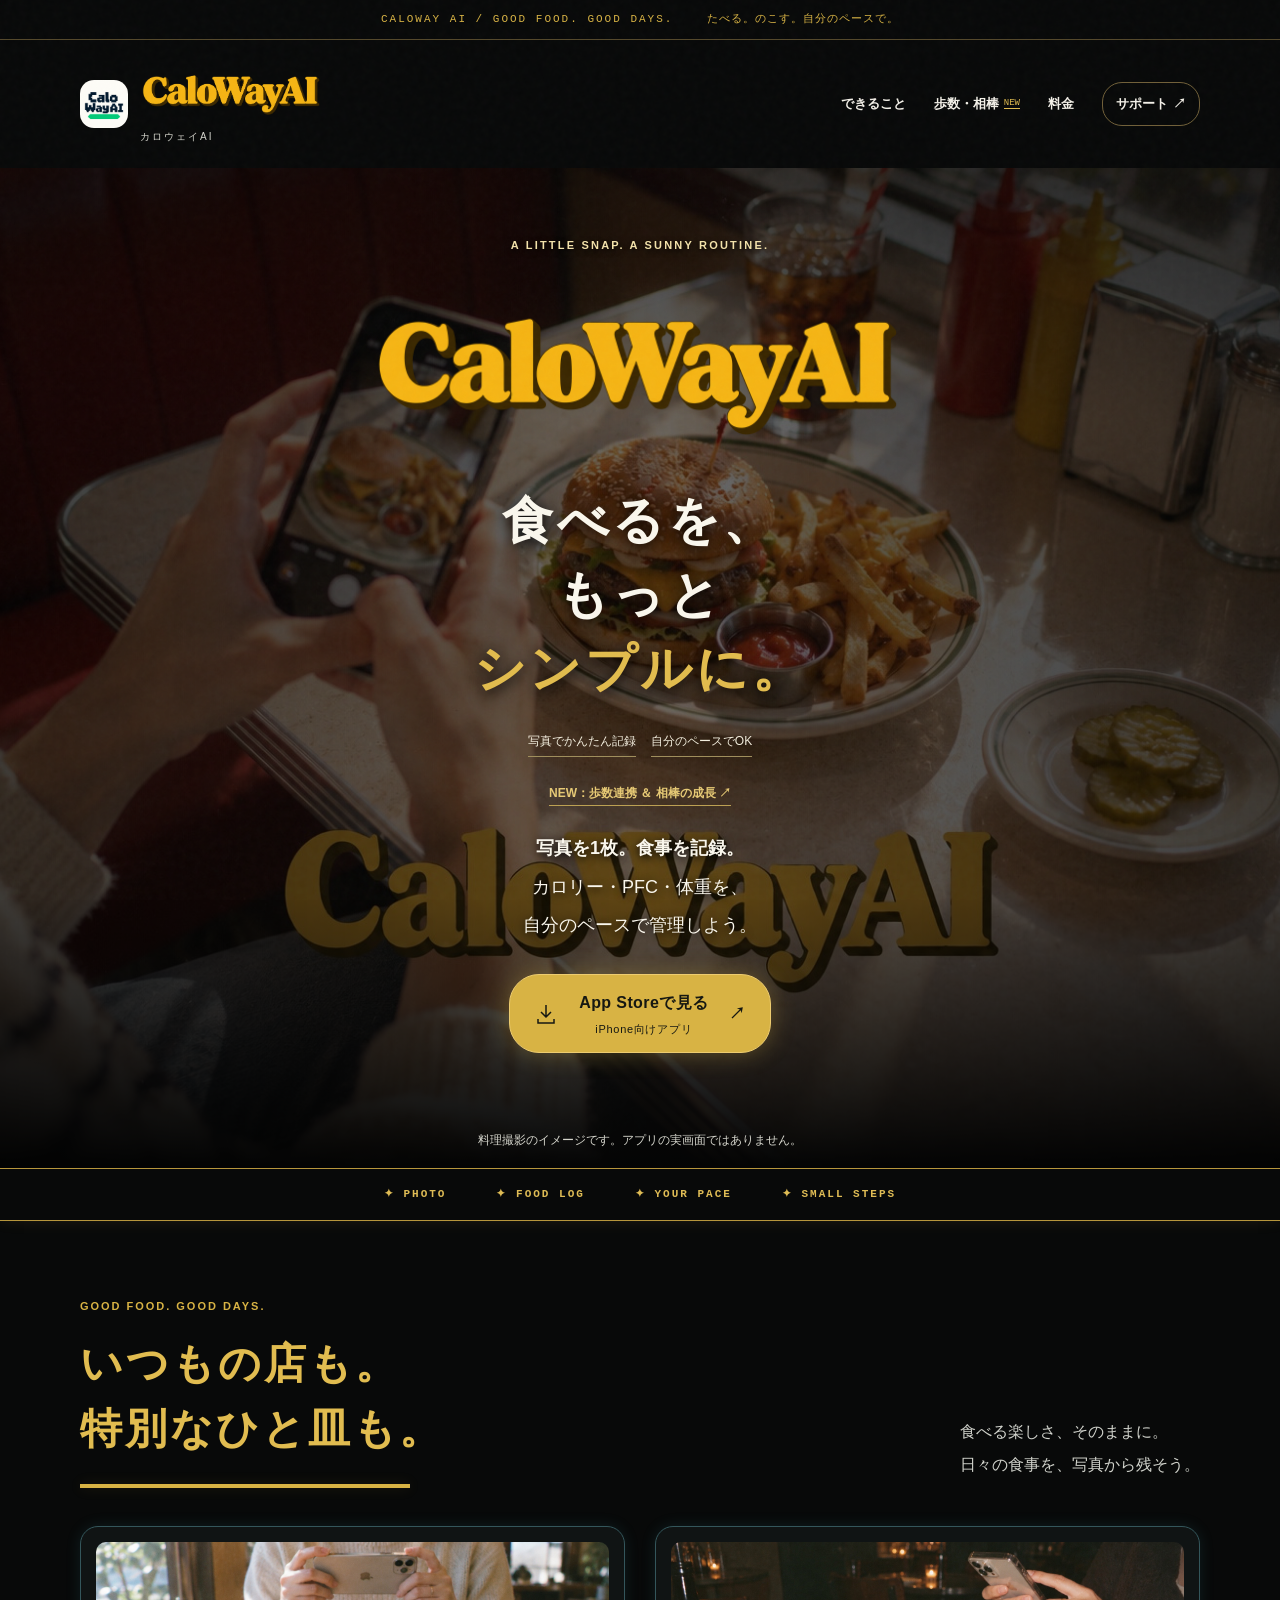
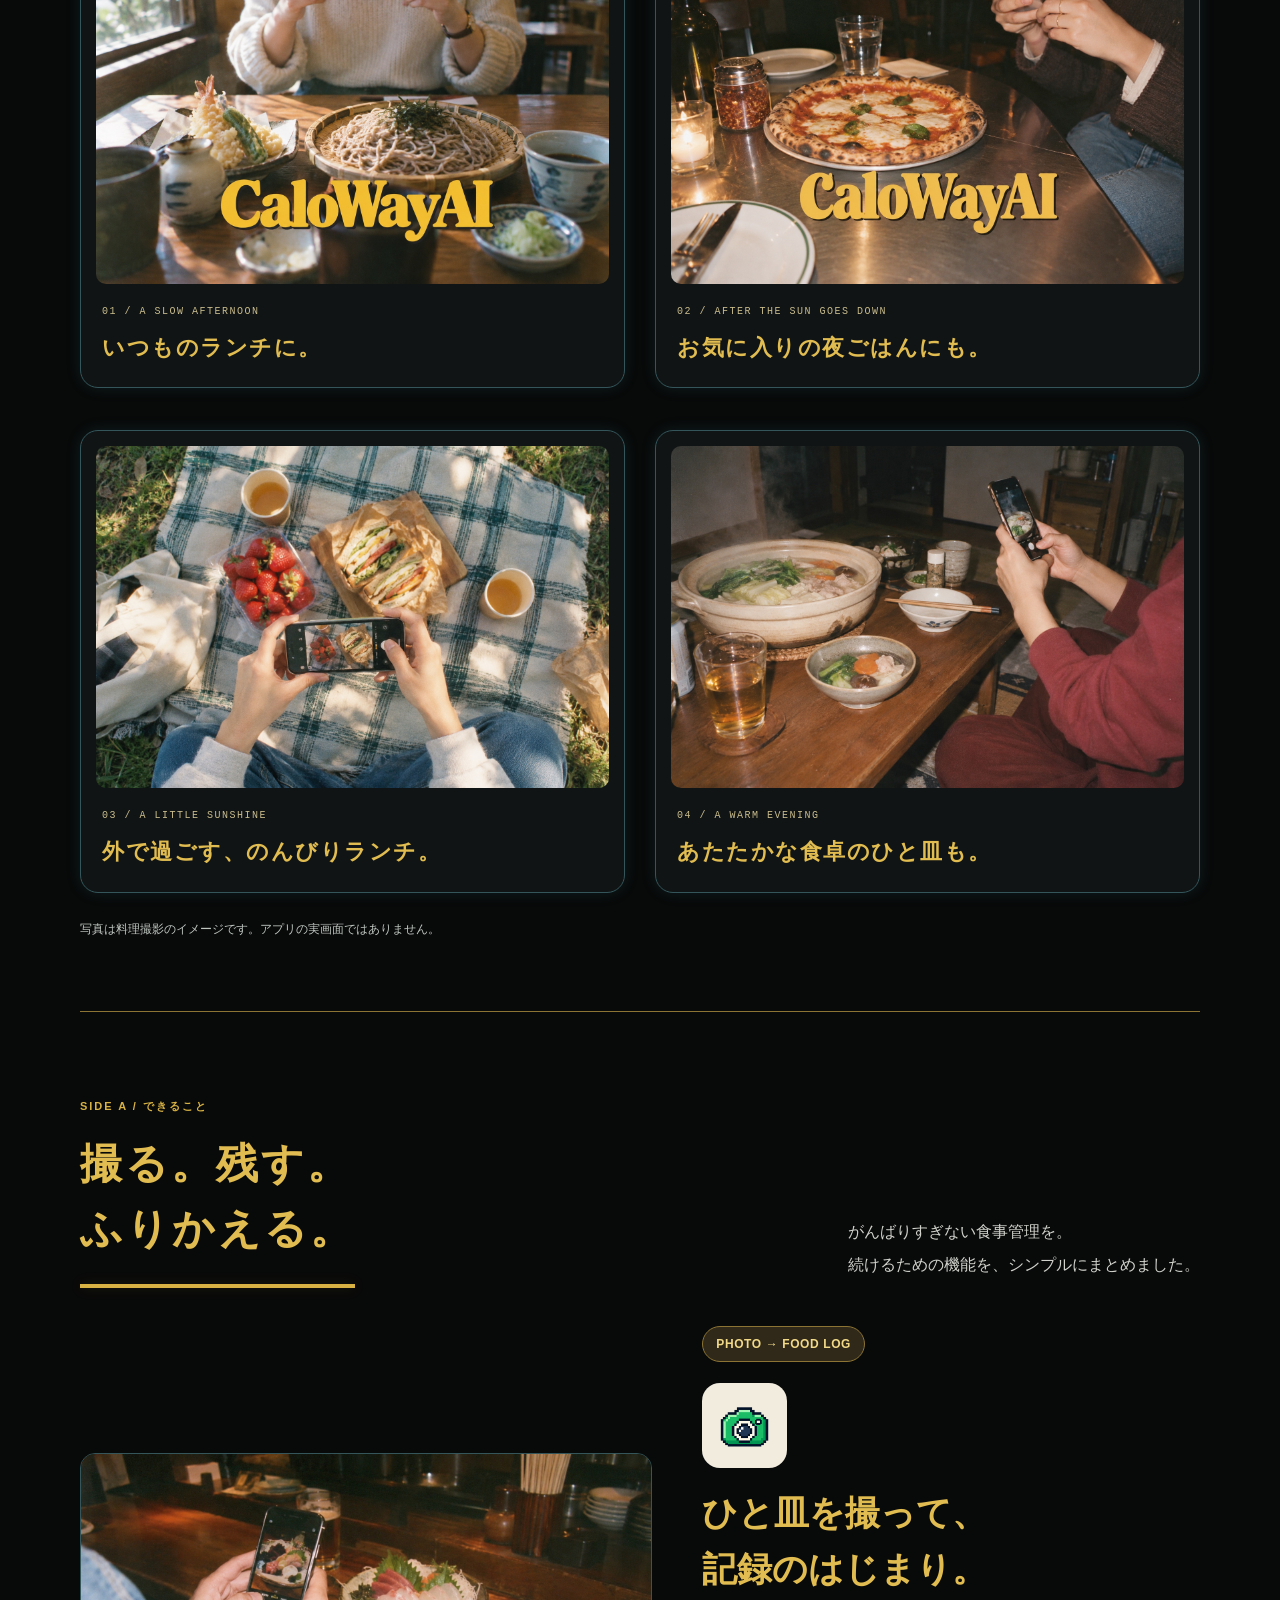
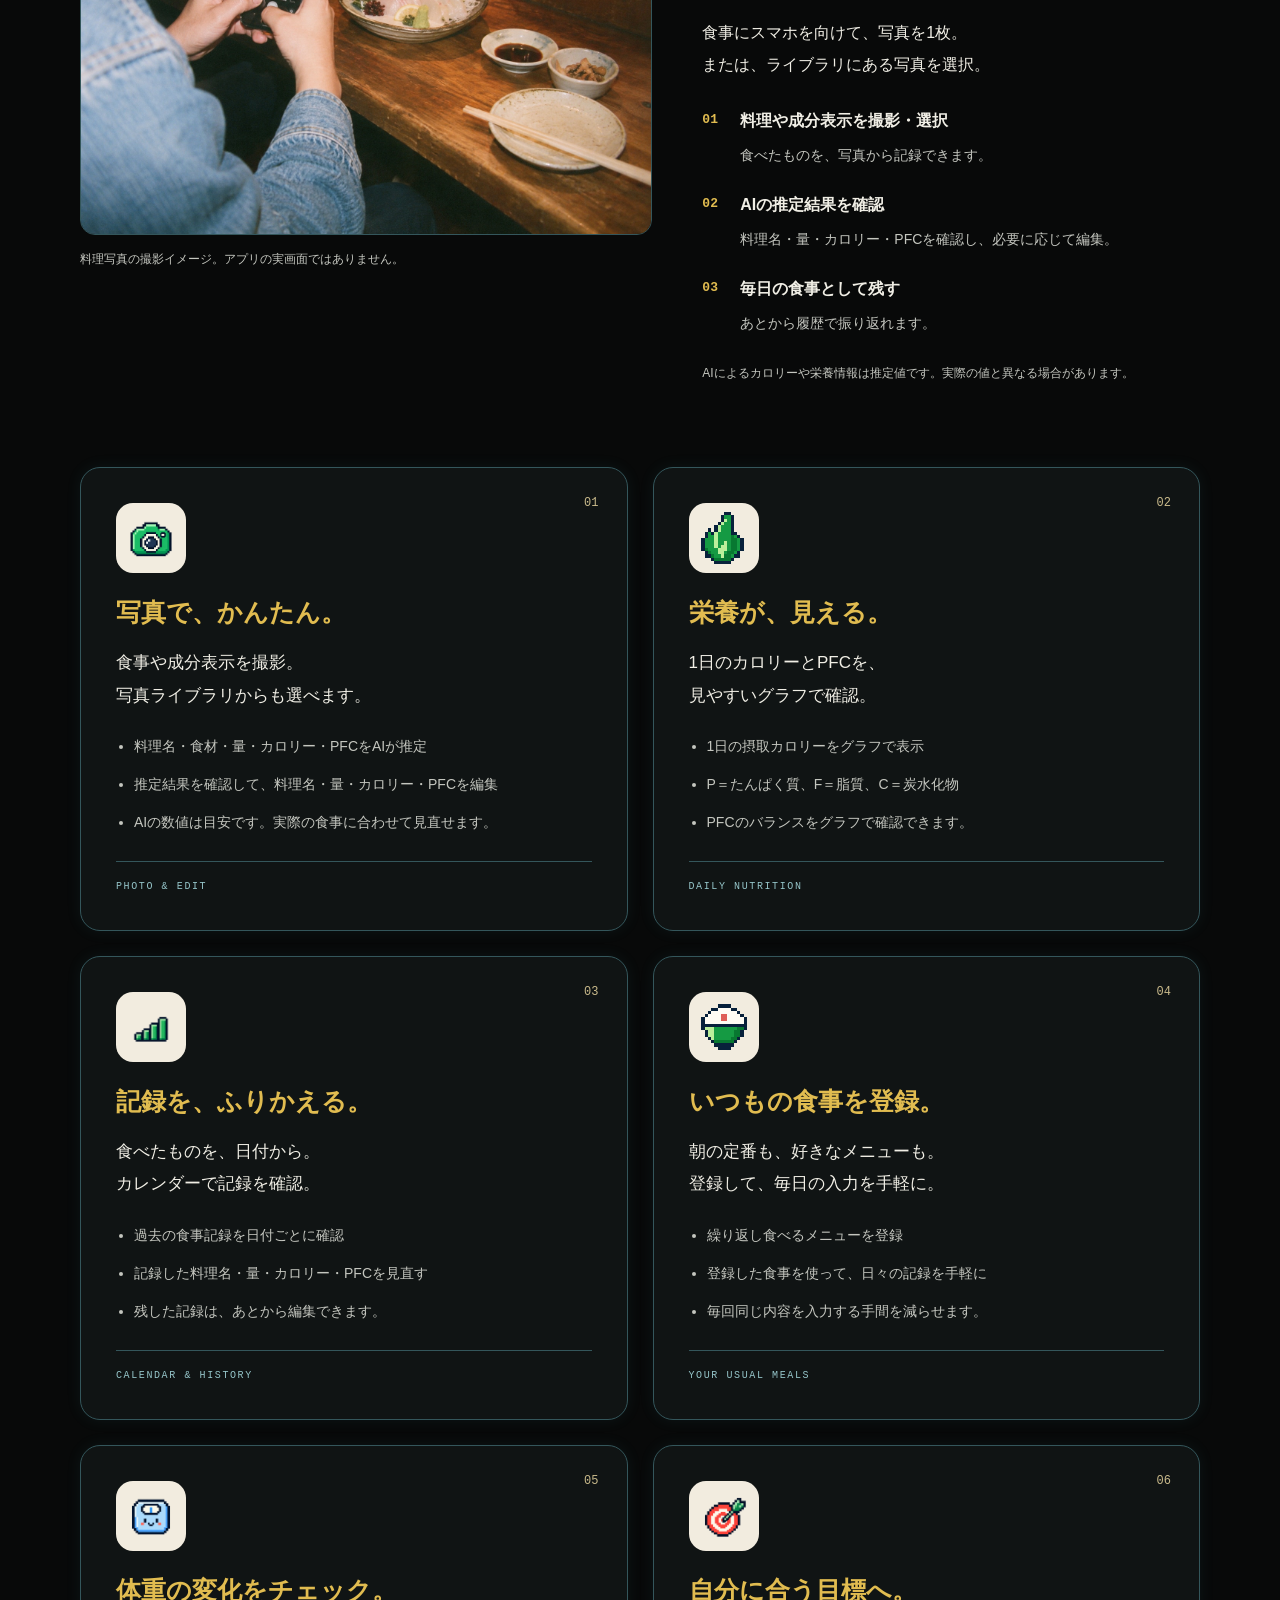
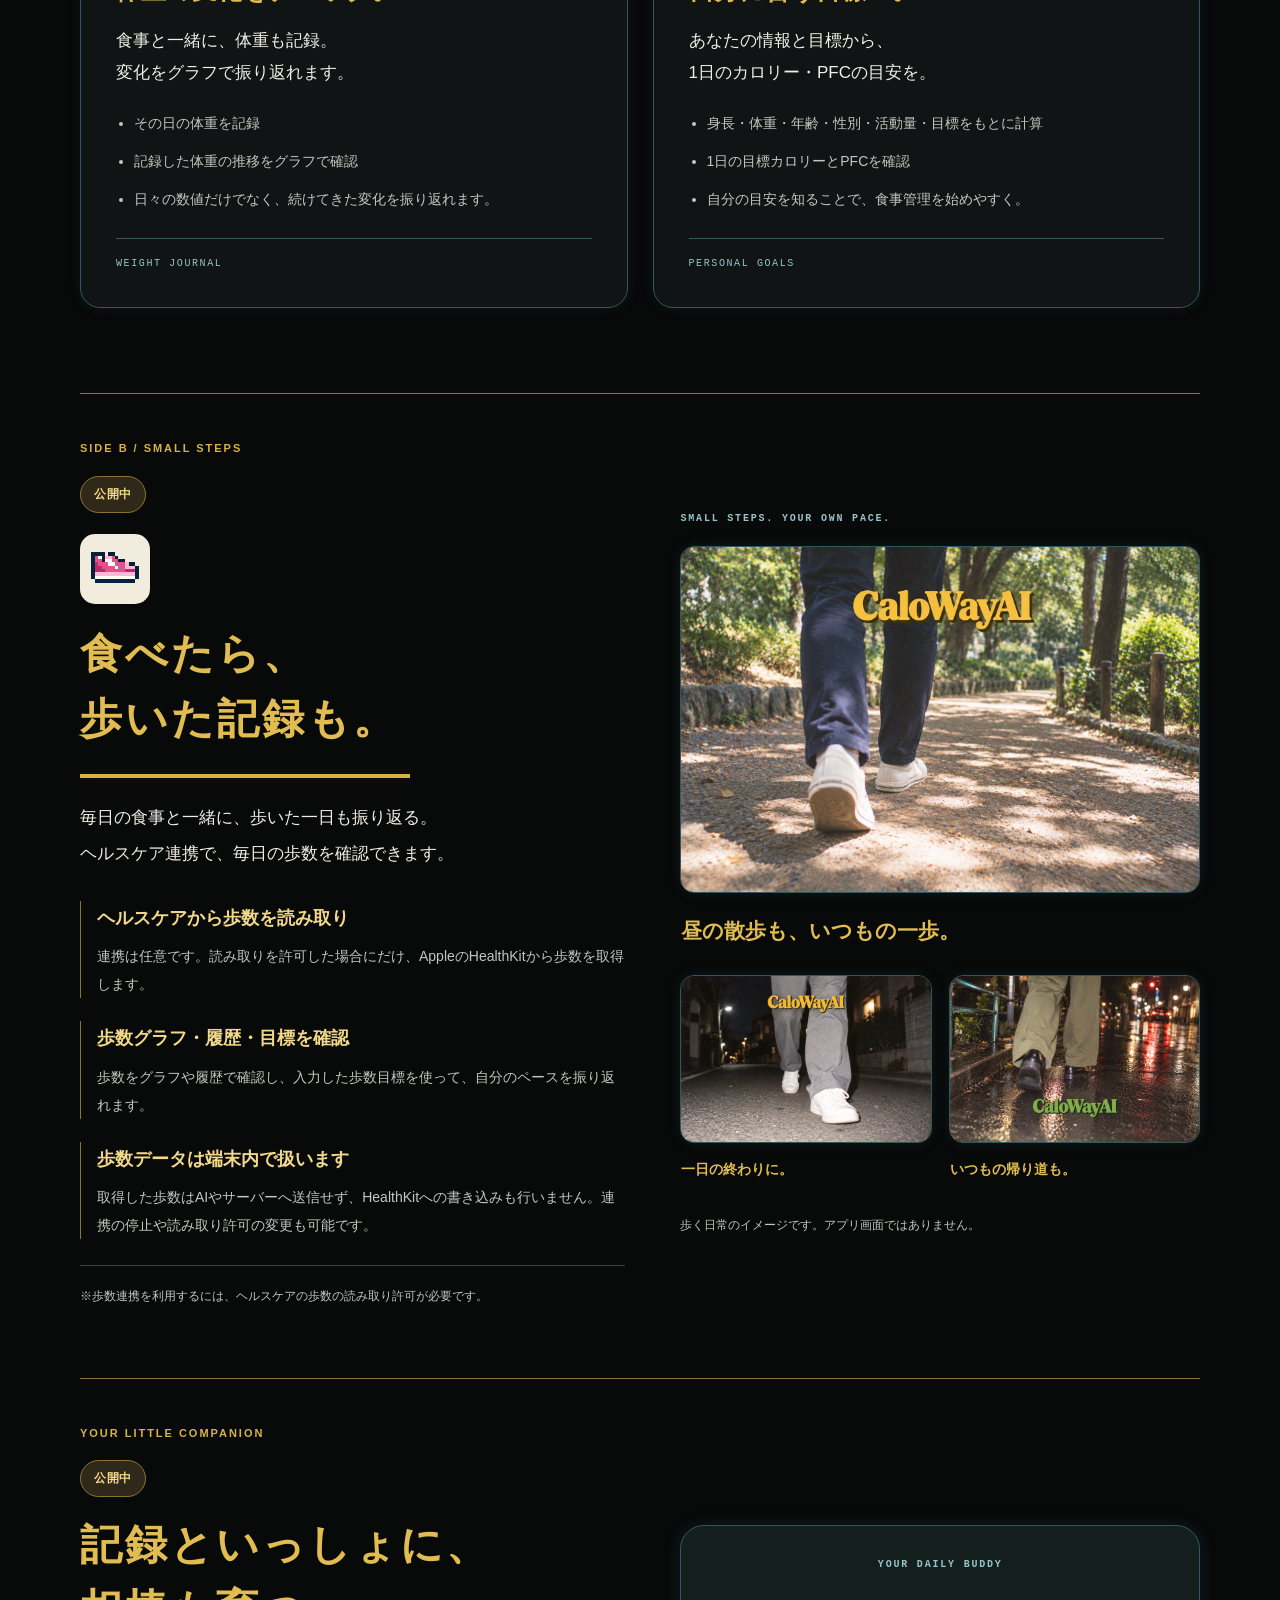
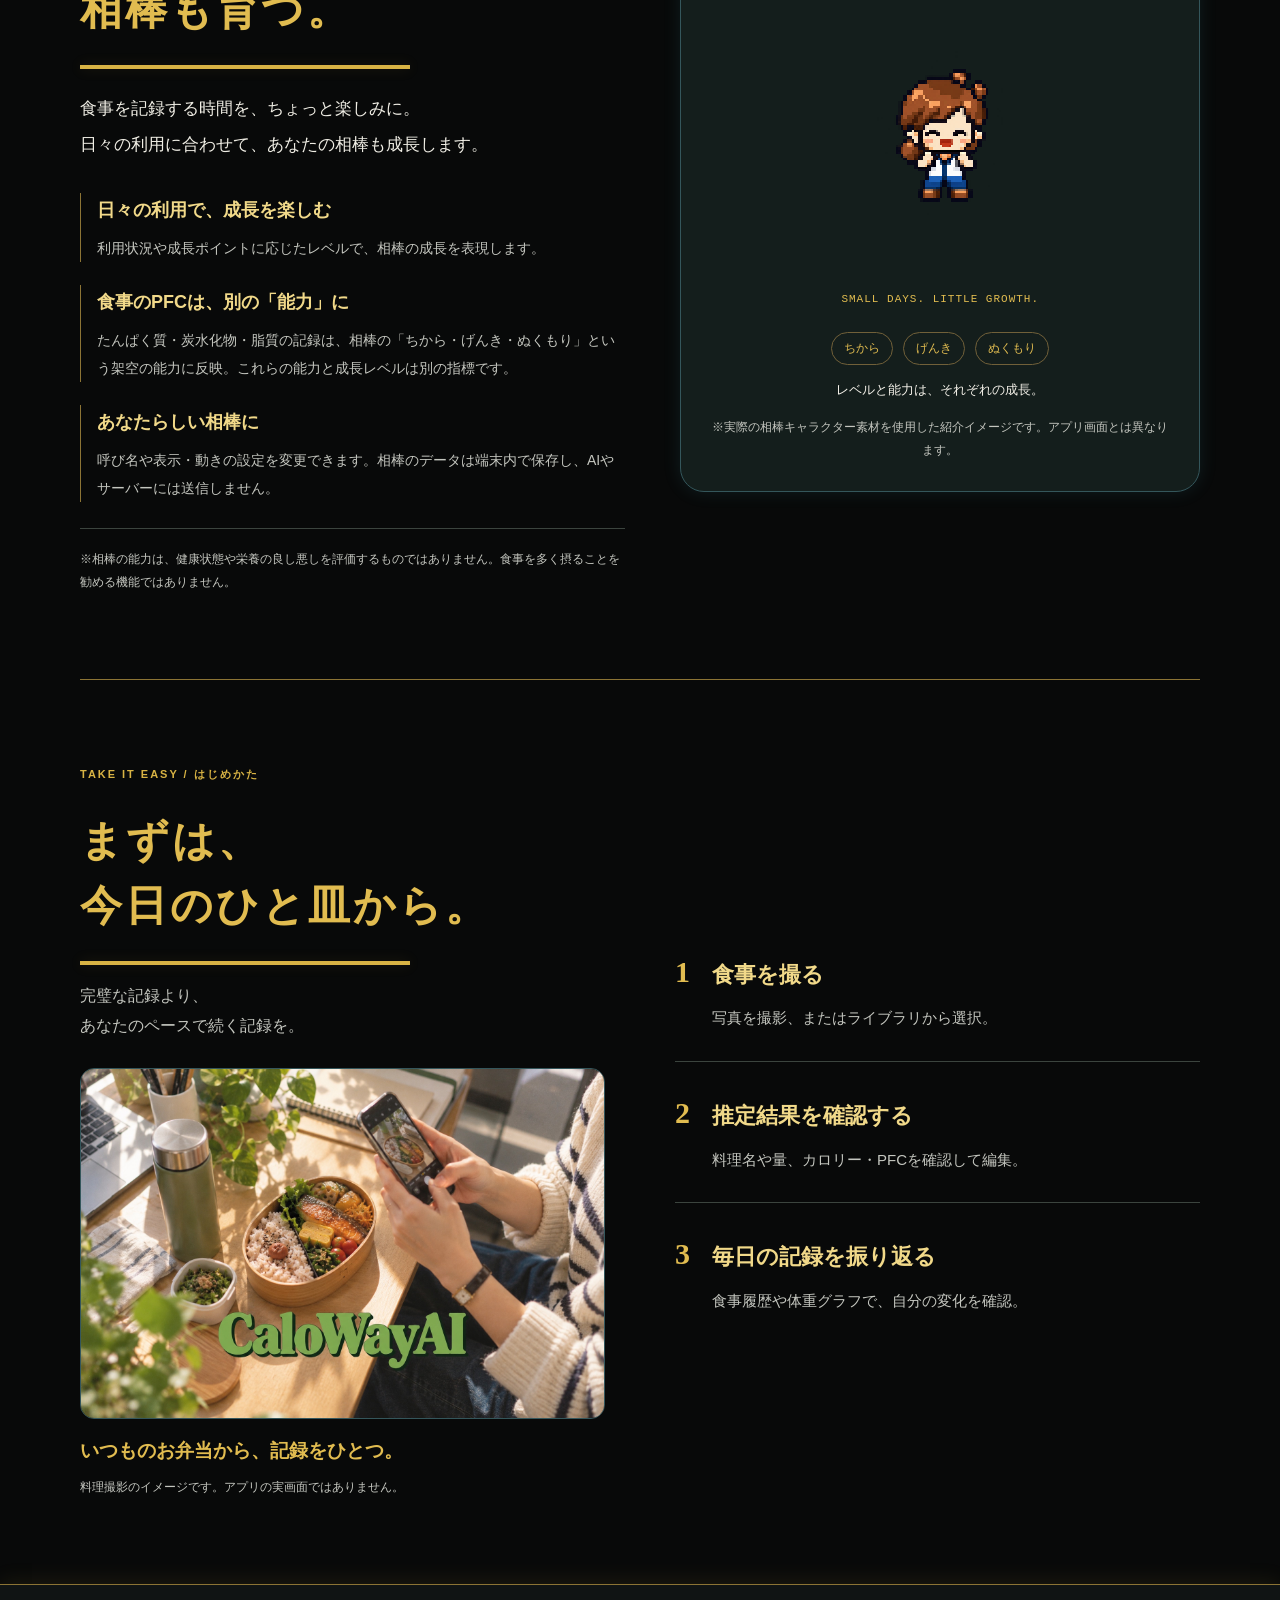
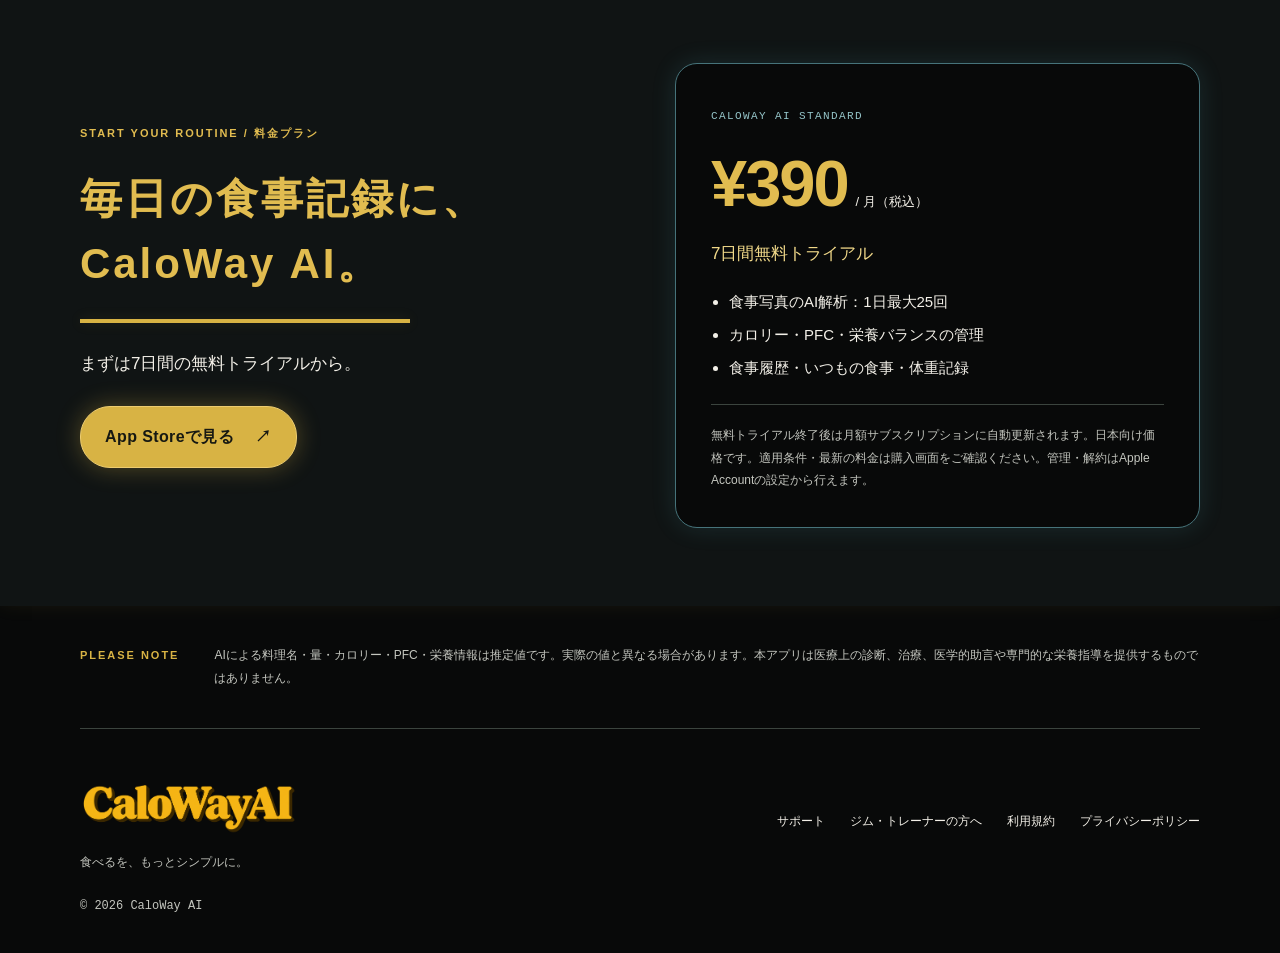
<file: introduce.html>
<!doctype html>
<html lang="ja">
<head>
<meta charset="utf-8"><meta name="viewport" content="width=device-width, initial-scale=1">
<meta name="theme-color" content="#080909">
<title>CaloWay AI | 食べるを、もっとシンプルに。</title>
<meta name="description" content="食事の写真からカロリーとPFCをAIが推定。食事履歴から体重の変化まで、CaloWay AIで毎日の記録をシンプルに。">
<link rel="canonical" href="https://kkengoro.github.io/caloway-ai-support/introduce.html">
<link rel="icon" href="./assets/calowayai-white-a-1024.png" type="image/png">
<link rel="stylesheet" href="./introduce.css?v=20261019-photo-wordmark">
</head>
<body>
<a class="skip" href="#main">本文へ移動</a>
<div class="top-strip">CALOWAY AI / GOOD FOOD. GOOD DAYS. <span>たべる。のこす。自分のペースで。</span></div>
<header class="site-header shell">
<a class="brand" href="./introduce.html" aria-label="CaloWay AI ホーム"><img src="./assets/calowayai-white-a-1024.png" alt="" width="54" height="54"><span><img class="brand-wordmark" src="./assets/caloway-retro-wordmark.png" width="2172" height="724" alt="CaloWay AI"><small>カロウェイAI</small></span></a>
<nav aria-label="メインナビゲーション"><a href="#features">できること</a><a href="#walking">歩数・相棒 <span class="nav-new">NEW</span></a><a href="#plan">料金</a><a class="nav-support" href="./index.html">サポート <span aria-hidden="true">↗</span></a></nav>
</header>
<main id="main">
<section class="hero shell" aria-labelledby="hero-title">
<div class="hero-copy"><p class="eyebrow"><span class="square"></span> A LITTLE SNAP. A SUNNY ROUTINE.</p>
<p class="hero-wordmark"><img src="./assets/caloway-retro-wordmark.png" width="2172" height="724" alt="CaloWay AI"></p>
<h1 id="hero-title">食べるを、<br>もっと<br><span class="highlight">シンプルに。</span></h1>
<div class="hero-badges"><span>写真でかんたん記録</span><span>自分のペースでOK</span></div><a class="update-link" href="#walking">NEW：歩数連携 ＆ 相棒の成長 <span aria-hidden="true">↗</span></a><p class="intro"><strong>写真を1枚。食事を記録。</strong><br>カロリー・PFC・体重を、<br>自分のペースで管理しよう。</p>
<a class="button primary" href="https://apps.apple.com/jp/app/id6811559656"><svg viewBox="0 0 24 24" aria-hidden="true"><path d="M12 3v12m-5-5 5 5 5-5M4 17v4h16v-4"/></svg><span>App Storeで見る<small>iPhone向けアプリ</small></span><span aria-hidden="true">↗</span></a>
</div>
<figure class="westcoast-hero-photo"><img src="./assets/westcoast-diner.jpeg" width="1536" height="1024" fetchpriority="high" alt="午後の光が差すダイナーでハンバーガーをスマートフォン撮影。黄色のCaloWayAIロゴ。"><figcaption><span>THE EVERYDAY COLLECTION / 01</span><strong>おいしい時間を、記録に。</strong><small>料理撮影のイメージです。アプリの実画面ではありません。</small></figcaption></figure>
</section>
<div class="ticker" aria-hidden="true"><span>✦ PHOTO</span><span>✦ FOOD LOG</span><span>✦ YOUR PACE</span><span>✦ SMALL STEPS</span></div>
<section class="everyday shell section" aria-labelledby="everyday-title"><div class="section-heading"><div><p class="eyebrow">GOOD FOOD. GOOD DAYS.</p><h2 id="everyday-title">いつもの店も。<br>特別なひと皿も。</h2></div><p>食べる楽しさ、そのままに。<br>日々の食事を、写真から残そう。</p></div><div class="everyday-grid"><figure><img src="./assets/westcoast-soba.jpeg" width="1536" height="1024" loading="lazy" alt="そばと天ぷらをスマートフォンで撮影する、CaloWayAIロゴ入り写真"><figcaption>01 / A SLOW AFTERNOON <span>いつものランチに。</span></figcaption></figure><figure><img src="./assets/westcoast-pizza.jpeg" width="1536" height="1024" loading="lazy" alt="あたたかい灯りの店でピザを撮影する、CaloWayAIロゴ入り写真"><figcaption>02 / AFTER THE SUN GOES DOWN <span>お気に入りの夜ごはんにも。</span></figcaption></figure><figure><img src="./assets/everyday-picnic.jpeg" width="1536" height="1024" loading="lazy" alt="木漏れ日の下、サンドイッチといちごのピクニックランチをスマートフォンで撮影"><figcaption>03 / A LITTLE SUNSHINE <span>外で過ごす、のんびりランチ。</span></figcaption></figure><figure><img src="./assets/everyday-hotpot.jpeg" width="1536" height="1024" loading="lazy" alt="湯気の立つ鍋料理をスマートフォンで撮影する食卓"><figcaption>04 / A WARM EVENING <span>あたたかな食卓のひと皿も。</span></figcaption></figure></div><p class="gallery-note">写真は料理撮影のイメージです。アプリの実画面ではありません。</p></section>
<section class="features shell section" id="features" aria-labelledby="features-title"><div class="section-heading"><div><p class="eyebrow">SIDE A / できること</p><h2 id="features-title">撮る。残す。<br>ふりかえる。</h2></div><p>がんばりすぎない食事管理を。<br>続けるための機能を、シンプルにまとめました。</p></div>
<div class="photo-demo"><figure><img src="./assets/westcoast-table.jpeg" width="1536" height="1024" loading="lazy" alt="木のテーブルに並ぶ刺身をスマートフォンで撮影するイメージ"><figcaption>料理写真の撮影イメージ。アプリの実画面ではありません。</figcaption></figure><div><span class="coming-soon photo-label">PHOTO → FOOD LOG</span><img class="section-app-icon photo-camera-icon" src="./assets/icon-camera.png" width="96" height="96" alt="アプリのカメラアイコン"><h3>ひと皿を撮って、<br>記録のはじまり。</h3><p>食事にスマホを向けて、写真を1枚。<br>または、ライブラリにある写真を選択。</p><ol><li><strong>料理や成分表示を撮影・選択</strong><span>食べたものを、写真から記録できます。</span></li><li><strong>AIの推定結果を確認</strong><span>料理名・量・カロリー・PFCを確認し、必要に応じて編集。</span></li><li><strong>毎日の食事として残す</strong><span>あとから履歴で振り返れます。</span></li></ol><p class="photo-disclaimer">AIによるカロリーや栄養情報は推定値です。実際の値と異なる場合があります。</p></div></div>
<div class="feature-grid">
<article class="feature"><span class="feature-no">01</span><span class="app-icon-wrap"><img class="app-feature-icon" src="./assets/icon-camera.png" width="96" height="96" alt="" loading="lazy"></span><h3>写真で、かんたん。</h3><p>食事や成分表示を撮影。<br>写真ライブラリからも選べます。</p><ul class="feature-detail"><li>料理名・食材・量・カロリー・PFCをAIが推定</li><li>推定結果を確認して、料理名・量・カロリー・PFCを編集</li><li>AIの数値は目安です。実際の食事に合わせて見直せます。</li></ul><span class="feature-tag">PHOTO & EDIT</span></article>
<article class="feature"><span class="feature-no">02</span><span class="app-icon-wrap"><img class="app-feature-icon" src="./assets/icon-calories.svg" width="96" height="96" alt="" loading="lazy"></span><h3>栄養が、見える。</h3><p>1日のカロリーとPFCを、<br>見やすいグラフで確認。</p><ul class="feature-detail"><li>1日の摂取カロリーをグラフで表示</li><li>P＝たんぱく質、F＝脂質、C＝炭水化物</li><li>PFCのバランスをグラフで確認できます。</li></ul><span class="feature-tag">DAILY NUTRITION</span></article>
<article class="feature"><span class="feature-no">03</span><span class="app-icon-wrap"><img class="app-feature-icon" src="./assets/icon-chart.png" width="96" height="96" alt="" loading="lazy"></span><h3>記録を、ふりかえる。</h3><p>食べたものを、日付から。<br>カレンダーで記録を確認。</p><ul class="feature-detail"><li>過去の食事記録を日付ごとに確認</li><li>記録した料理名・量・カロリー・PFCを見直す</li><li>残した記録は、あとから編集できます。</li></ul><span class="feature-tag">CALENDAR & HISTORY</span></article>
<article class="feature"><span class="feature-no">04</span><span class="app-icon-wrap"><img class="app-feature-icon" src="./assets/icon-food.svg" width="96" height="96" alt="" loading="lazy"></span><h3>いつもの食事を登録。</h3><p>朝の定番も、好きなメニューも。<br>登録して、毎日の入力を手軽に。</p><ul class="feature-detail"><li>繰り返し食べるメニューを登録</li><li>登録した食事を使って、日々の記録を手軽に</li><li>毎回同じ内容を入力する手間を減らせます。</li></ul><span class="feature-tag">YOUR USUAL MEALS</span></article>
<article class="feature"><span class="feature-no">05</span><span class="app-icon-wrap"><img class="app-feature-icon" src="./assets/icon-scale.png" width="96" height="96" alt="" loading="lazy"></span><h3>体重の変化をチェック。</h3><p>食事と一緒に、体重も記録。<br>変化をグラフで振り返れます。</p><ul class="feature-detail"><li>その日の体重を記録</li><li>記録した体重の推移をグラフで確認</li><li>日々の数値だけでなく、続けてきた変化を振り返れます。</li></ul><span class="feature-tag">WEIGHT JOURNAL</span></article>
<article class="feature"><span class="feature-no">06</span><span class="app-icon-wrap"><img class="app-feature-icon" src="./assets/icon-target.png" width="96" height="96" alt="" loading="lazy"></span><h3>自分に合う目標へ。</h3><p>あなたの情報と目標から、<br>1日のカロリー・PFCの目安を。</p><ul class="feature-detail"><li>身長・体重・年齢・性別・活動量・目標をもとに計算</li><li>1日の目標カロリーとPFCを確認</li><li>自分の目安を知ることで、食事管理を始めやすく。</li></ul><span class="feature-tag">PERSONAL GOALS</span></article>
</div></section>
<section class="walking shell section" id="walking" aria-labelledby="walking-title">
<div class="walking-panel">
<div class="walking-copy"><p class="eyebrow">SIDE B / SMALL STEPS</p><span class="coming-soon">公開中</span><img class="section-app-icon" src="./assets/icon-steps.svg" width="80" height="80" alt="アプリの歩数アイコン"><h2 id="walking-title">食べたら、<br>歩いた記録も。</h2><p class="walking-lead">毎日の食事と一緒に、歩いた一日も振り返る。<br>ヘルスケア連携で、毎日の歩数を確認できます。</p>
<ul class="walking-details"><li><strong>ヘルスケアから歩数を読み取り</strong><span>連携は任意です。読み取りを許可した場合にだけ、AppleのHealthKitから歩数を取得します。</span></li><li><strong>歩数グラフ・履歴・目標を確認</strong><span>歩数をグラフや履歴で確認し、入力した歩数目標を使って、自分のペースを振り返れます。</span></li><li><strong>歩数データは端末内で扱います</strong><span>取得した歩数はAIやサーバーへ送信せず、HealthKitへの書き込みも行いません。連携の停止や読み取り許可の変更も可能です。</span></li></ul>
<p class="release-note">※歩数連携を利用するには、ヘルスケアの歩数の読み取り許可が必要です。</p></div>
<div class="walking-photo-story"><span class="map-label">SMALL STEPS. YOUR OWN PACE.</span><figure class="walking-photo-main"><img src="./assets/walking-daylight.jpeg" width="1536" height="1024" loading="lazy" alt="木漏れ日のある緑道を歩く足元と黄色のCaloWayAIロゴ"><figcaption>昼の散歩も、いつもの一歩。</figcaption></figure><div class="walking-photo-pair"><figure><img src="./assets/walking-evening.jpeg" width="1536" height="1024" loading="lazy" alt="夜の住宅街を白いスニーカーで歩く足元と黄色のCaloWayAIロゴ"><figcaption>一日の終わりに。</figcaption></figure><figure><img src="./assets/walking-city.jpeg" width="1536" height="1024" loading="lazy" alt="雨上がりの街を歩く足元と緑のCaloWayAIロゴ"><figcaption>いつもの帰り道も。</figcaption></figure></div><p class="walking-photo-note">歩く日常のイメージです。アプリ画面ではありません。</p></div>
</div>
<article class="companion-panel" aria-labelledby="companion-title"><div class="companion-copy"><p class="eyebrow">YOUR LITTLE COMPANION</p><span class="coming-soon">公開中</span><h2 id="companion-title">記録といっしょに、<br>相棒も育つ。</h2><p>食事を記録する時間を、ちょっと楽しみに。<br>日々の利用に合わせて、あなたの相棒も成長します。</p><ul class="walking-details"><li><strong>日々の利用で、成長を楽しむ</strong><span>利用状況や成長ポイントに応じたレベルで、相棒の成長を表現します。</span></li><li><strong>食事のPFCは、別の「能力」に</strong><span>たんぱく質・炭水化物・脂質の記録は、相棒の「ちから・げんき・ぬくもり」という架空の能力に反映。これらの能力と成長レベルは別の指標です。</span></li><li><strong>あなたらしい相棒に</strong><span>呼び名や表示・動きの設定を変更できます。相棒のデータは端末内で保存し、AIやサーバーには送信しません。</span></li></ul><p class="release-note">※相棒の能力は、健康状態や栄養の良し悪しを評価するものではありません。食事を多く摂ることを勧める機能ではありません。</p></div>
<div class="companion-art"><span class="map-label">YOUR DAILY BUDDY</span><img class="actual-companion" src="./assets/companion-happy.png" width="384" height="384" alt="CaloWay AIの相棒キャラクター" loading="lazy"><strong>SMALL DAYS. LITTLE GROWTH.</strong><div class="ability-tags"><span>ちから</span><span>げんき</span><span>ぬくもり</span></div><p>レベルと能力は、それぞれの成長。</p><small>※実際の相棒キャラクター素材を使用した紹介イメージです。アプリ画面とは異なります。</small></div></article>
</section>

<section class="how shell section" aria-labelledby="how-title"><div class="how-heading"><p class="eyebrow">TAKE IT EASY / はじめかた</p><h2 id="how-title">まずは、<br>今日のひと皿から。</h2><p>完璧な記録より、<br>あなたのペースで続く記録を。</p><figure class="start-photo"><img src="./assets/everyday-bento.jpeg" width="1536" height="1024" loading="lazy" alt="日差しの入るデスクで弁当をスマートフォン撮影。緑のCaloWayAIロゴ。"><figcaption>いつものお弁当から、記録をひとつ。<small>料理撮影のイメージです。アプリの実画面ではありません。</small></figcaption></figure></div><ol class="steps"><li><span>1</span><div><h3>食事を撮る</h3><p>写真を撮影、またはライブラリから選択。</p></div></li><li><span>2</span><div><h3>推定結果を確認する</h3><p>料理名や量、カロリー・PFCを確認して編集。</p></div></li><li><span>3</span><div><h3>毎日の記録を振り返る</h3><p>食事履歴や体重グラフで、自分の変化を確認。</p></div></li></ol></section>
<section class="plan-wrap" id="plan" aria-labelledby="plan-title"><div class="shell plan"><div><p class="eyebrow">START YOUR ROUTINE / 料金プラン</p><h2 id="plan-title">毎日の食事記録に、<br>CaloWay AI。</h2><p>まずは7日間の無料トライアルから。</p><a class="button cream" href="https://apps.apple.com/jp/app/id6811559656">App Storeで見る <span aria-hidden="true">↗</span></a></div><div class="price-card"><span class="plan-name">CALOWAY AI STANDARD</span><p class="price"><strong>¥390</strong><span> / 月（税込）</span></p><p class="trial">7日間無料トライアル</p><ul><li>食事写真のAI解析：1日最大25回</li><li>カロリー・PFC・栄養バランスの管理</li><li>食事履歴・いつもの食事・体重記録</li></ul><p class="plan-note">無料トライアル終了後は月額サブスクリプションに自動更新されます。日本向け価格です。適用条件・最新の料金は購入画面をご確認ください。管理・解約はApple Accountの設定から行えます。</p></div></div></section>
<section class="notice shell"><span class="eyebrow">PLEASE NOTE</span><p>AIによる料理名・量・カロリー・PFC・栄養情報は推定値です。実際の値と異なる場合があります。本アプリは医療上の診断、治療、医学的助言や専門的な栄養指導を提供するものではありません。</p></section>
</main>
<footer class="site-footer shell"><div class="footer-brand"><img class="footer-wordmark" src="./assets/caloway-retro-wordmark.png" width="2172" height="724" alt="CaloWay AI"><small>食べるを、もっとシンプルに。</small></div><nav aria-label="フッターナビゲーション"><a href="./index.html">サポート</a><a href="./gym.html">ジム・トレーナーの方へ</a><a href="./terms.html">利用規約</a><a href="./privacy.html">プライバシーポリシー</a></nav><span class="copyright">© 2026 CaloWay AI</span></footer>
</body></html>
</file>
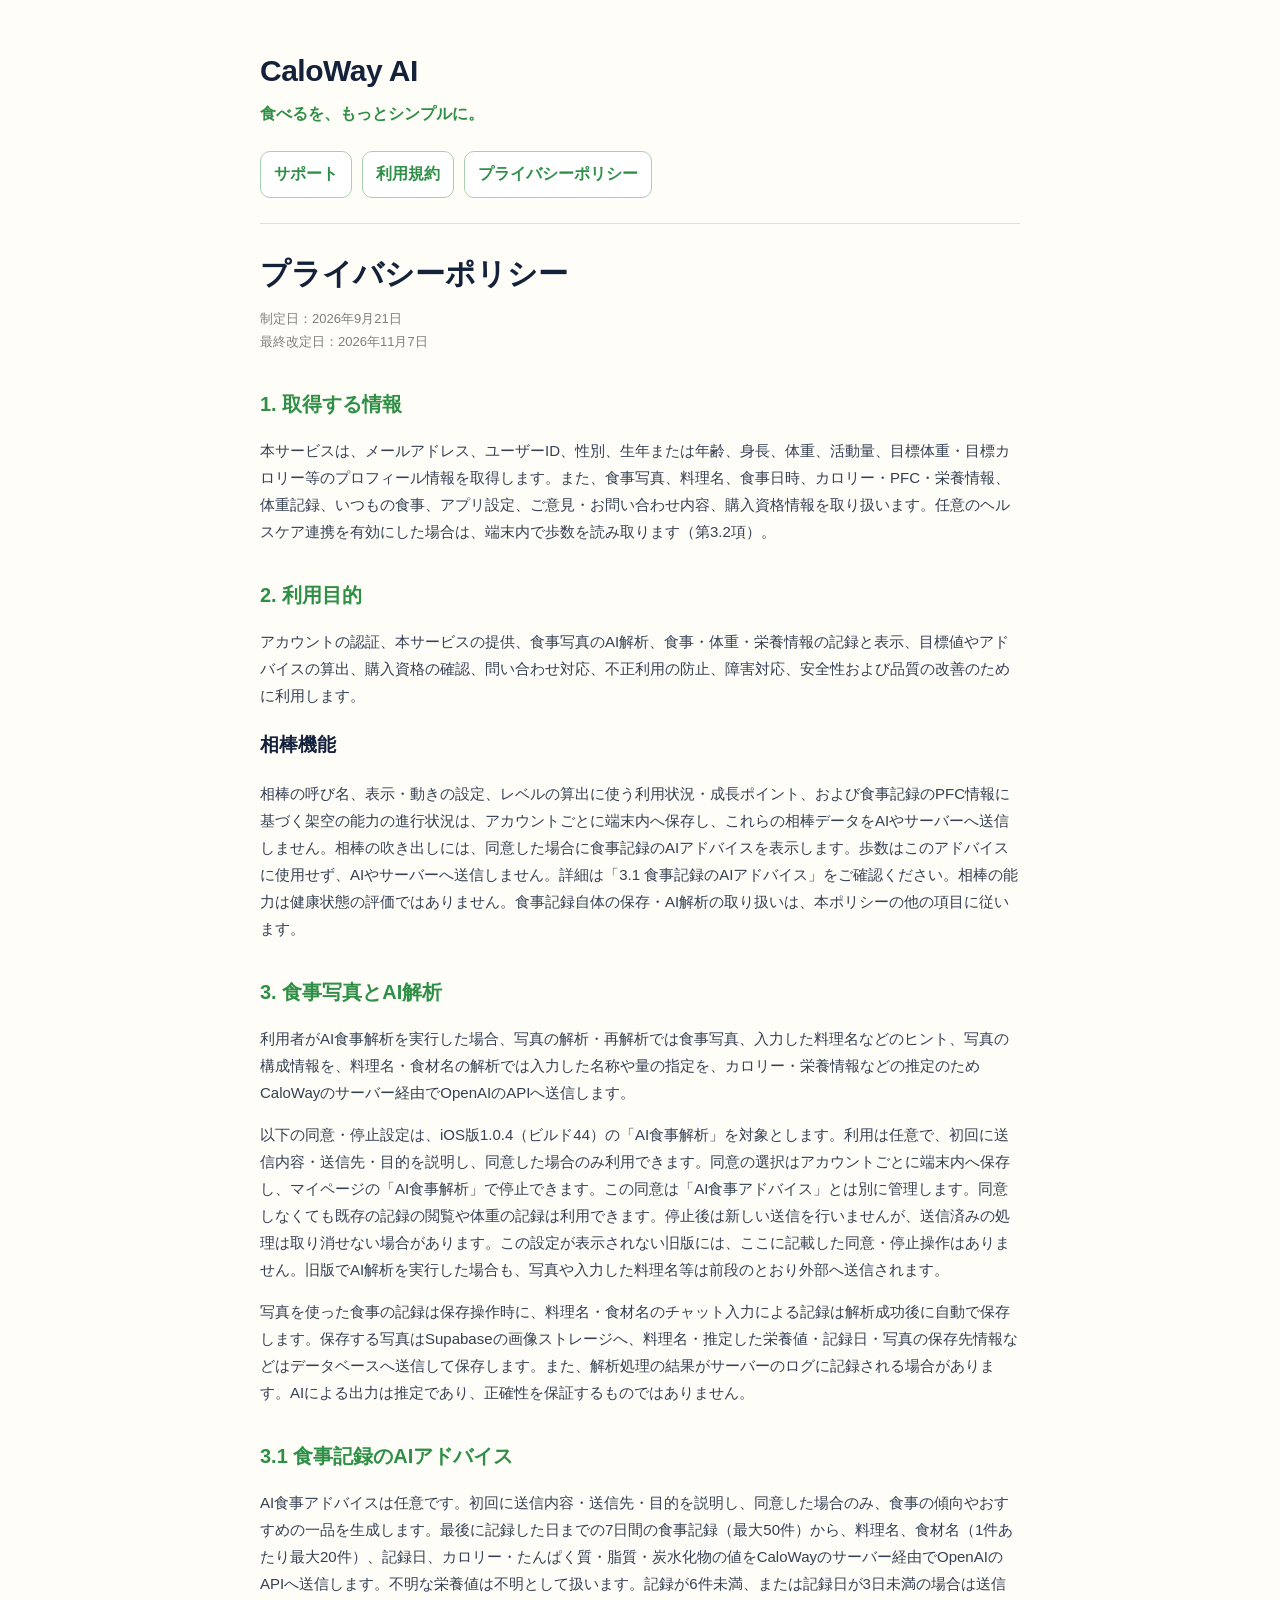
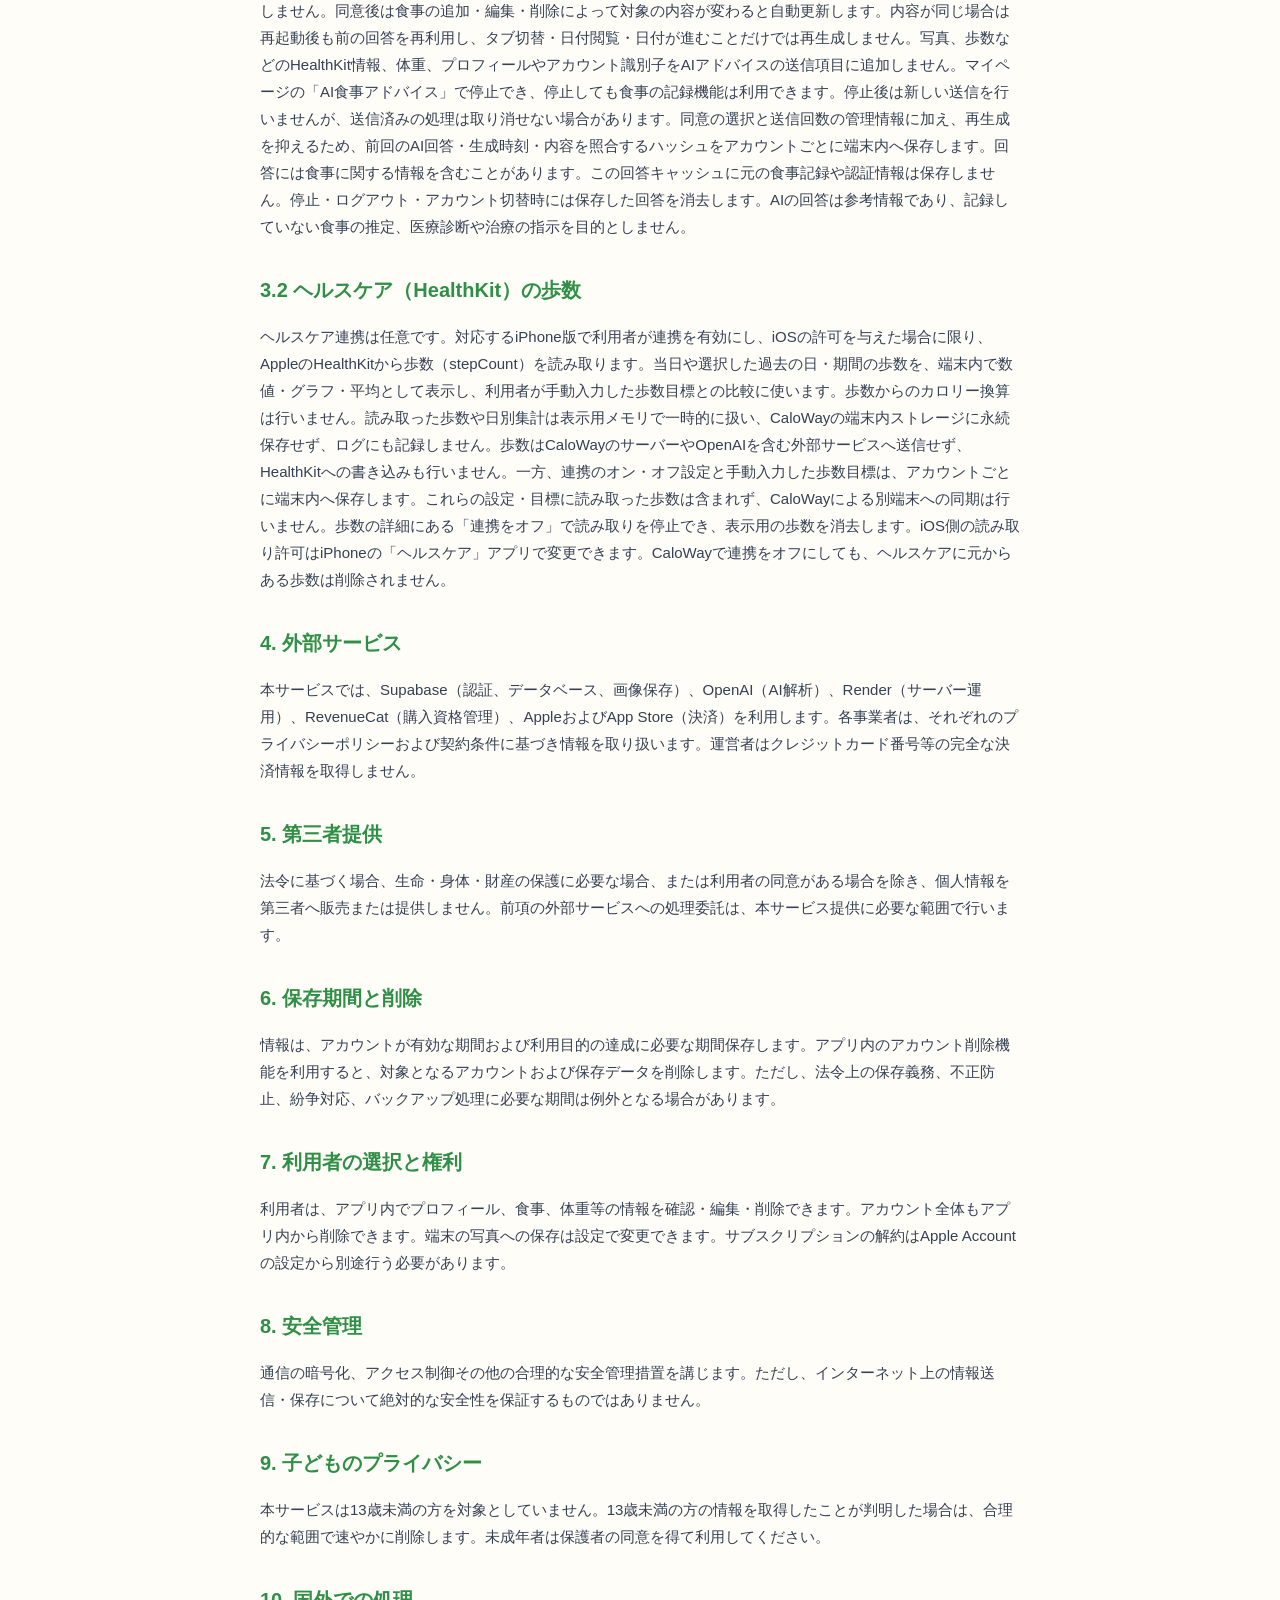
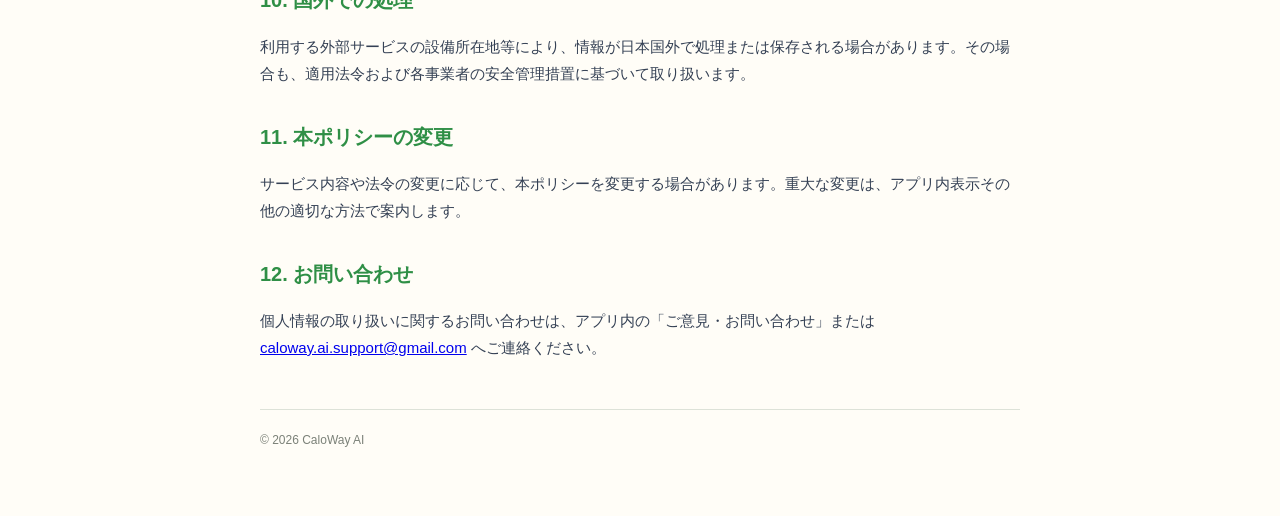
<file: privacy.html>
<!doctype html><html lang="ja"><head><meta charset="utf-8"><meta name="viewport" content="width=device-width,initial-scale=1"><meta name="theme-color" content="#fffdf7"><title>プライバシーポリシー | CaloWay AI</title><link rel="stylesheet" href="./styles.css"></head><body><main class="wrap"><header><div class="brand">CaloWay AI</div><div class="tagline">食べるを、もっとシンプルに。</div><nav class="nav"><a href="./index.html">サポート</a><a href="./terms.html">利用規約</a><a href="./privacy.html">プライバシーポリシー</a></nav></header><h1>プライバシーポリシー</h1><p class="date">制定日：2026年9月21日<br>最終改定日：2026年11月7日</p>
<h2>1. 取得する情報</h2><p>本サービスは、メールアドレス、ユーザーID、性別、生年または年齢、身長、体重、活動量、目標体重・目標カロリー等のプロフィール情報を取得します。また、食事写真、料理名、食事日時、カロリー・PFC・栄養情報、体重記録、いつもの食事、アプリ設定、ご意見・お問い合わせ内容、購入資格情報を取り扱います。任意のヘルスケア連携を有効にした場合は、端末内で歩数を読み取ります（第3.2項）。</p>
<h2>2. 利用目的</h2><p>アカウントの認証、本サービスの提供、食事写真のAI解析、食事・体重・栄養情報の記録と表示、目標値やアドバイスの算出、購入資格の確認、問い合わせ対応、不正利用の防止、障害対応、安全性および品質の改善のために利用します。</p>
<h3>相棒機能</h3><p>相棒の呼び名、表示・動きの設定、レベルの算出に使う利用状況・成長ポイント、および食事記録のPFC情報に基づく架空の能力の進行状況は、アカウントごとに端末内へ保存し、これらの相棒データをAIやサーバーへ送信しません。相棒の吹き出しには、同意した場合に食事記録のAIアドバイスを表示します。歩数はこのアドバイスに使用せず、AIやサーバーへ送信しません。詳細は「3.1 食事記録のAIアドバイス」をご確認ください。相棒の能力は健康状態の評価ではありません。食事記録自体の保存・AI解析の取り扱いは、本ポリシーの他の項目に従います。</p>
<h2>3. 食事写真とAI解析</h2><p>利用者がAI食事解析を実行した場合、写真の解析・再解析では食事写真、入力した料理名などのヒント、写真の構成情報を、料理名・食材名の解析では入力した名称や量の指定を、カロリー・栄養情報などの推定のためCaloWayのサーバー経由でOpenAIのAPIへ送信します。</p><p>以下の同意・停止設定は、iOS版1.0.4（ビルド44）の「AI食事解析」を対象とします。利用は任意で、初回に送信内容・送信先・目的を説明し、同意した場合のみ利用できます。同意の選択はアカウントごとに端末内へ保存し、マイページの「AI食事解析」で停止できます。この同意は「AI食事アドバイス」とは別に管理します。同意しなくても既存の記録の閲覧や体重の記録は利用できます。停止後は新しい送信を行いませんが、送信済みの処理は取り消せない場合があります。この設定が表示されない旧版には、ここに記載した同意・停止操作はありません。旧版でAI解析を実行した場合も、写真や入力した料理名等は前段のとおり外部へ送信されます。</p><p>写真を使った食事の記録は保存操作時に、料理名・食材名のチャット入力による記録は解析成功後に自動で保存します。保存する写真はSupabaseの画像ストレージへ、料理名・推定した栄養値・記録日・写真の保存先情報などはデータベースへ送信して保存します。また、解析処理の結果がサーバーのログに記録される場合があります。AIによる出力は推定であり、正確性を保証するものではありません。</p>
<h2>3.1 食事記録のAIアドバイス</h2><p>AI食事アドバイスは任意です。初回に送信内容・送信先・目的を説明し、同意した場合のみ、食事の傾向やおすすめの一品を生成します。最後に記録した日までの7日間の食事記録（最大50件）から、料理名、食材名（1件あたり最大20件）、記録日、カロリー・たんぱく質・脂質・炭水化物の値をCaloWayのサーバー経由でOpenAIのAPIへ送信します。不明な栄養値は不明として扱います。記録が6件未満、または記録日が3日未満の場合は送信しません。同意後は食事の追加・編集・削除によって対象の内容が変わると自動更新します。内容が同じ場合は再起動後も前の回答を再利用し、タブ切替・日付閲覧・日付が進むことだけでは再生成しません。写真、歩数などのHealthKit情報、体重、プロフィールやアカウント識別子をAIアドバイスの送信項目に追加しません。マイページの「AI食事アドバイス」で停止でき、停止しても食事の記録機能は利用できます。停止後は新しい送信を行いませんが、送信済みの処理は取り消せない場合があります。同意の選択と送信回数の管理情報に加え、再生成を抑えるため、前回のAI回答・生成時刻・内容を照合するハッシュをアカウントごとに端末内へ保存します。回答には食事に関する情報を含むことがあります。この回答キャッシュに元の食事記録や認証情報は保存しません。停止・ログアウト・アカウント切替時には保存した回答を消去します。AIの回答は参考情報であり、記録していない食事の推定、医療診断や治療の指示を目的としません。</p>
<h2>3.2 ヘルスケア（HealthKit）の歩数</h2><p>ヘルスケア連携は任意です。対応するiPhone版で利用者が連携を有効にし、iOSの許可を与えた場合に限り、AppleのHealthKitから歩数（stepCount）を読み取ります。当日や選択した過去の日・期間の歩数を、端末内で数値・グラフ・平均として表示し、利用者が手動入力した歩数目標との比較に使います。歩数からのカロリー換算は行いません。読み取った歩数や日別集計は表示用メモリで一時的に扱い、CaloWayの端末内ストレージに永続保存せず、ログにも記録しません。歩数はCaloWayのサーバーやOpenAIを含む外部サービスへ送信せず、HealthKitへの書き込みも行いません。一方、連携のオン・オフ設定と手動入力した歩数目標は、アカウントごとに端末内へ保存します。これらの設定・目標に読み取った歩数は含まれず、CaloWayによる別端末への同期は行いません。歩数の詳細にある「連携をオフ」で読み取りを停止でき、表示用の歩数を消去します。iOS側の読み取り許可はiPhoneの「ヘルスケア」アプリで変更できます。CaloWayで連携をオフにしても、ヘルスケアに元からある歩数は削除されません。</p>
<h2>4. 外部サービス</h2><p>本サービスでは、Supabase（認証、データベース、画像保存）、OpenAI（AI解析）、Render（サーバー運用）、RevenueCat（購入資格管理）、AppleおよびApp Store（決済）を利用します。各事業者は、それぞれのプライバシーポリシーおよび契約条件に基づき情報を取り扱います。運営者はクレジットカード番号等の完全な決済情報を取得しません。</p>
<h2>5. 第三者提供</h2><p>法令に基づく場合、生命・身体・財産の保護に必要な場合、または利用者の同意がある場合を除き、個人情報を第三者へ販売または提供しません。前項の外部サービスへの処理委託は、本サービス提供に必要な範囲で行います。</p>
<h2>6. 保存期間と削除</h2><p>情報は、アカウントが有効な期間および利用目的の達成に必要な期間保存します。アプリ内のアカウント削除機能を利用すると、対象となるアカウントおよび保存データを削除します。ただし、法令上の保存義務、不正防止、紛争対応、バックアップ処理に必要な期間は例外となる場合があります。</p>
<h2>7. 利用者の選択と権利</h2><p>利用者は、アプリ内でプロフィール、食事、体重等の情報を確認・編集・削除できます。アカウント全体もアプリ内から削除できます。端末の写真への保存は設定で変更できます。サブスクリプションの解約はApple Accountの設定から別途行う必要があります。</p>
<h2>8. 安全管理</h2><p>通信の暗号化、アクセス制御その他の合理的な安全管理措置を講じます。ただし、インターネット上の情報送信・保存について絶対的な安全性を保証するものではありません。</p>
<h2>9. 子どものプライバシー</h2><p>本サービスは13歳未満の方を対象としていません。13歳未満の方の情報を取得したことが判明した場合は、合理的な範囲で速やかに削除します。未成年者は保護者の同意を得て利用してください。</p>
<h2>10. 国外での処理</h2><p>利用する外部サービスの設備所在地等により、情報が日本国外で処理または保存される場合があります。その場合も、適用法令および各事業者の安全管理措置に基づいて取り扱います。</p>
<h2>11. 本ポリシーの変更</h2><p>サービス内容や法令の変更に応じて、本ポリシーを変更する場合があります。重大な変更は、アプリ内表示その他の適切な方法で案内します。</p>
<h2>12. お問い合わせ</h2><p>個人情報の取り扱いに関するお問い合わせは、アプリ内の「ご意見・お問い合わせ」または <a href="mailto:caloway.ai.support@gmail.com">caloway.ai.support@gmail.com</a> へご連絡ください。</p><footer>© 2026 CaloWay AI</footer></main></body></html>
</file>
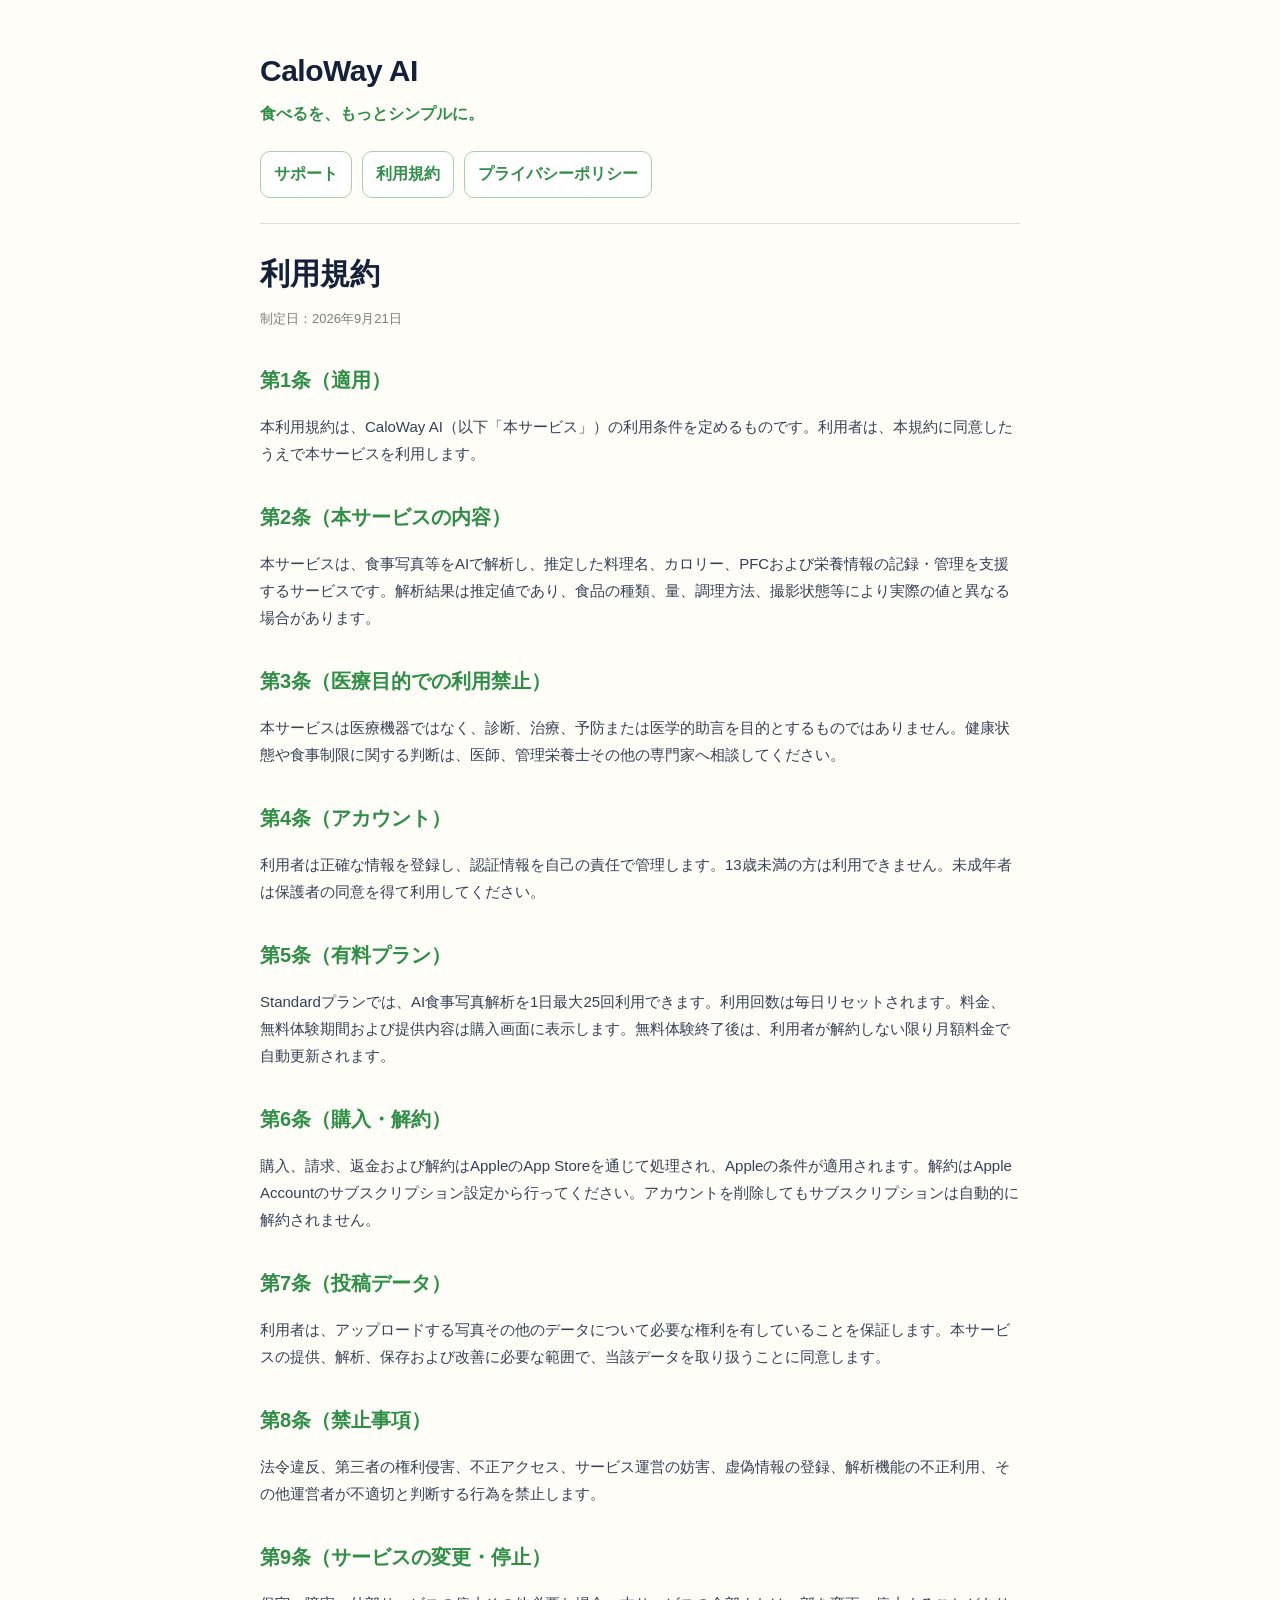
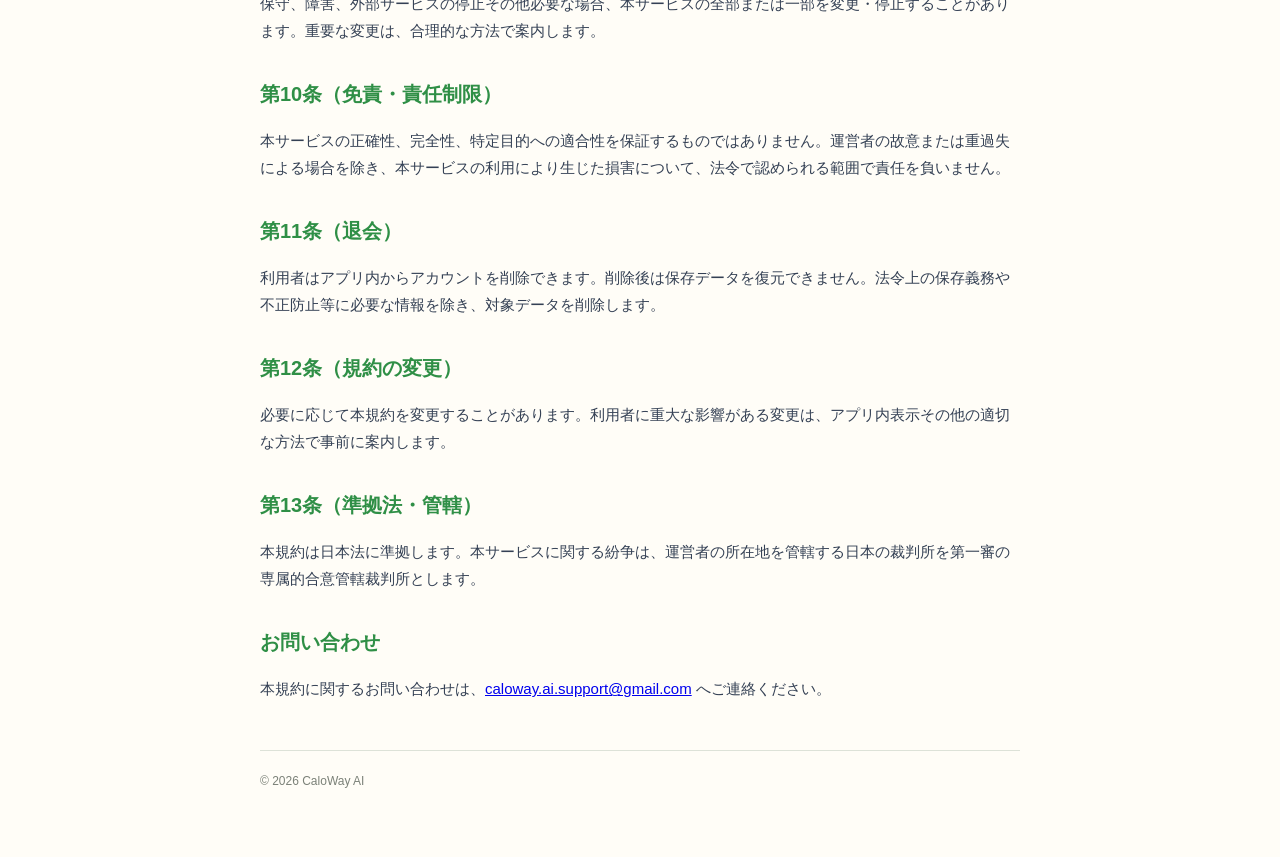
<file: terms.html>
<!doctype html><html lang="ja"><head><meta charset="utf-8"><meta name="viewport" content="width=device-width,initial-scale=1"><meta name="theme-color" content="#fffdf7"><title>利用規約 | CaloWay AI</title><link rel="stylesheet" href="./styles.css"></head><body><main class="wrap"><header><div class="brand">CaloWay AI</div><div class="tagline">食べるを、もっとシンプルに。</div><nav class="nav"><a href="./index.html">サポート</a><a href="./terms.html">利用規約</a><a href="./privacy.html">プライバシーポリシー</a></nav></header><h1>利用規約</h1><p class="date">制定日：2026年9月21日</p>
<h2>第1条（適用）</h2><p>本利用規約は、CaloWay AI（以下「本サービス」）の利用条件を定めるものです。利用者は、本規約に同意したうえで本サービスを利用します。</p>
<h2>第2条（本サービスの内容）</h2><p>本サービスは、食事写真等をAIで解析し、推定した料理名、カロリー、PFCおよび栄養情報の記録・管理を支援するサービスです。解析結果は推定値であり、食品の種類、量、調理方法、撮影状態等により実際の値と異なる場合があります。</p>
<h2>第3条（医療目的での利用禁止）</h2><p>本サービスは医療機器ではなく、診断、治療、予防または医学的助言を目的とするものではありません。健康状態や食事制限に関する判断は、医師、管理栄養士その他の専門家へ相談してください。</p>
<h2>第4条（アカウント）</h2><p>利用者は正確な情報を登録し、認証情報を自己の責任で管理します。13歳未満の方は利用できません。未成年者は保護者の同意を得て利用してください。</p>
<h2>第5条（有料プラン）</h2><p>Standardプランでは、AI食事写真解析を1日最大25回利用できます。利用回数は毎日リセットされます。料金、無料体験期間および提供内容は購入画面に表示します。無料体験終了後は、利用者が解約しない限り月額料金で自動更新されます。</p>
<h2>第6条（購入・解約）</h2><p>購入、請求、返金および解約はAppleのApp Storeを通じて処理され、Appleの条件が適用されます。解約はApple Accountのサブスクリプション設定から行ってください。アカウントを削除してもサブスクリプションは自動的に解約されません。</p>
<h2>第7条（投稿データ）</h2><p>利用者は、アップロードする写真その他のデータについて必要な権利を有していることを保証します。本サービスの提供、解析、保存および改善に必要な範囲で、当該データを取り扱うことに同意します。</p>
<h2>第8条（禁止事項）</h2><p>法令違反、第三者の権利侵害、不正アクセス、サービス運営の妨害、虚偽情報の登録、解析機能の不正利用、その他運営者が不適切と判断する行為を禁止します。</p>
<h2>第9条（サービスの変更・停止）</h2><p>保守、障害、外部サービスの停止その他必要な場合、本サービスの全部または一部を変更・停止することがあります。重要な変更は、合理的な方法で案内します。</p>
<h2>第10条（免責・責任制限）</h2><p>本サービスの正確性、完全性、特定目的への適合性を保証するものではありません。運営者の故意または重過失による場合を除き、本サービスの利用により生じた損害について、法令で認められる範囲で責任を負いません。</p>
<h2>第11条（退会）</h2><p>利用者はアプリ内からアカウントを削除できます。削除後は保存データを復元できません。法令上の保存義務や不正防止等に必要な情報を除き、対象データを削除します。</p>
<h2>第12条（規約の変更）</h2><p>必要に応じて本規約を変更することがあります。利用者に重大な影響がある変更は、アプリ内表示その他の適切な方法で事前に案内します。</p>
<h2>第13条（準拠法・管轄）</h2><p>本規約は日本法に準拠します。本サービスに関する紛争は、運営者の所在地を管轄する日本の裁判所を第一審の専属的合意管轄裁判所とします。</p>
<h2>お問い合わせ</h2><p>本規約に関するお問い合わせは、<a href="mailto:caloway.ai.support@gmail.com">caloway.ai.support@gmail.com</a> へご連絡ください。</p><footer>© 2026 CaloWay AI</footer></main></body></html>
</file>
<file: styles.css>
:root{--ink:#13213a;--green:#2f8f46;--cream:#fffdf7;--muted:#667085;--line:#dde2d8}*{box-sizing:border-box}body{margin:0;background:var(--cream);color:var(--ink);font-family:-apple-system,BlinkMacSystemFont,"Segoe UI","Hiragino Sans","Yu Gothic",Meiryo,sans-serif;line-height:1.8}.wrap{width:min(760px,calc(100% - 36px));margin:auto;padding:44px 0 64px}header{padding-bottom:25px;border-bottom:1px solid var(--line);margin-bottom:30px}.brand{font-size:30px;font-weight:800;letter-spacing:-.5px}.tagline{color:var(--green);font-weight:700;margin-top:2px}.nav{display:flex;flex-wrap:wrap;gap:10px;margin-top:22px}.nav a,.button{display:inline-block;color:var(--green);text-decoration:none;border:1px solid #a9cfb1;border-radius:10px;padding:8px 13px;font-weight:700;background:#fff}h1{font-size:30px;line-height:1.35;margin:0 0 8px}h2{font-size:20px;color:var(--green);margin:32px 0 8px}p,li{font-size:15px;color:#344054}.date{font-size:13px;color:#7b8178}.card{background:#fff;border:1px solid var(--line);border-radius:16px;padding:22px;margin:18px 0}.notice{background:#f2f7ef;border-left:4px solid var(--green);padding:15px 17px}.links{display:grid;gap:12px;margin-top:24px}.links a{background:#fff;border:1px solid var(--line);border-radius:14px;padding:17px;text-decoration:none;color:var(--ink);font-weight:700}.links a span{display:block;color:var(--muted);font-size:13px;font-weight:400}footer{margin-top:48px;padding-top:20px;border-top:1px solid var(--line);font-size:12px;color:#7b8178}@media(max-width:520px){.wrap{padding-top:28px}h1{font-size:25px}.brand{font-size:26px}}
</file>
<file: gym.css>
:root{--paper:#fff;--white:#fff;--ink:#202020;--muted:#666;--line:#e6e6e6;--green:#2c493a;--lime:#edf3e9;--yellow:#fff;--serif:"Noto Sans JP",sans-serif}*{box-sizing:border-box}html{scroll-behavior:smooth;scroll-padding-top:30px}body{margin:0;background:var(--paper);color:var(--ink);font-family:"Hiragino Kaku Gothic ProN","Yu Gothic",Meiryo,sans-serif;line-height:1.85}a{color:inherit;text-underline-offset:5px}button,input,select,textarea{font:inherit}button,a,input,textarea,select{touch-action:manipulation}a:focus-visible,button:focus-visible,input:focus-visible,select:focus-visible,textarea:focus-visible{outline:3px solid #ab7020;outline-offset:4px}.wrap{width:min(1140px,calc(100% - 64px));margin:auto}.top{background:var(--green);color:var(--paper)}.nav{display:flex;align-items:center;justify-content:space-between;min-height:92px;gap:24px}.brand{display:flex;align-items:center;gap:18px;text-decoration:none}.brand img{width:163px;height:auto;display:block}.brand span{font:11px/1.7 monospace;letter-spacing:2px;border-left:1px solid #ffffff60;padding-left:18px}.links{display:flex;gap:25px;align-items:center;font-size:12px}.links a{text-decoration:none;padding:10px 0}.tag{display:inline-flex;align-items:center;gap:9px;border:1px solid #8a9d7e;border-radius:30px;padding:5px 14px;font-size:12px}.tag:before{content:"";width:6px;height:6px;border-radius:50%;background:#738651}.eyebrow{font:11px/1.7 monospace;letter-spacing:2px;color:var(--muted);margin:0 0 16px}.hero{display:grid;grid-template-columns:1.1fr 1fr;align-items:center;gap:65px;padding:70px 0 82px}.hero h1{font:500 clamp(34px,4.1vw,53px)/1.6 var(--serif);letter-spacing:.03em;margin:24px 0}.lead{max-width:480px;font-size:15px;line-height:2.1}.btn{display:inline-flex;justify-content:center;align-items:center;gap:20px;padding:15px 23px;border:1px solid var(--green);border-radius:5px;background:var(--green);color:var(--white);text-decoration:none;font-weight:600;font-size:14px;min-height:54px;cursor:pointer}.btn:hover{background:#1d3529}.btn:disabled{opacity:.55;cursor:wait}.btn.light{background:var(--lime);color:var(--green);border-color:var(--lime)}.btn.ghost{background:transparent;color:var(--ink)}.actions{display:flex;align-items:center;gap:20px;flex-wrap:wrap;margin-top:28px}.small{font-size:12px;color:var(--muted)}.sheet{background:var(--white);padding:30px;border:1px solid var(--line);box-shadow:16px 18px 0 #dfe5d5;border-radius:4px;transform:rotate(1deg)}.sheet-head{display:flex;justify-content:space-between;align-items:center;gap:16px;border-bottom:1px solid var(--line);padding-bottom:18px}.sheet-head strong{font:22px Georgia,serif}.sheet-head span{font-size:11px}.sheet-title{font-size:17px;margin:23px 0 8px}.stats{display:grid;grid-template-columns:repeat(3,1fr);gap:14px;margin:22px 0}.stats div{border-left:2px solid #c7d4ab;padding-left:12px}.stats small{display:block;color:var(--muted);font-size:10px}.stats b{font:27px/1.6 Georgia,serif}.stats em{font:11px sans-serif}.report-row{padding:13px 0;border-top:1px solid var(--line);font-size:12px}.report-row strong{display:block;font-size:12px}.report-row p{margin:4px 0;color:var(--muted)}.report-note{background:#eaf0df;padding:13px 16px;font-size:12px;border-radius:3px}.strip{border-block:1px solid var(--line);padding:17px 0;display:flex;justify-content:space-between;gap:20px;font-size:12px}.section{padding:76px 0}.section h2{font:500 clamp(27px,3vw,39px)/1.65 var(--serif);margin:0 0 24px}.split{display:grid;grid-template-columns:1fr 1.2fr;gap:70px}.section-intro{color:var(--muted);font-size:14px;max-width:620px}.features{margin-top:37px}.feature{display:grid;grid-template-columns:56px 1fr;gap:20px;border-top:1px solid var(--line);padding:25px 0}.feature .num{font:22px Georgia;color:#899778}.feature h3{font-size:18px;margin:0 0 7px}.feature p{font-size:14px;margin:0;color:var(--muted)}.photo{margin:32px 0 0}.photo img{width:100%;height:250px;object-fit:cover;border-radius:4px}.photo figcaption{font-size:11px;color:var(--muted);margin-top:8px}.green-section{background:var(--green);color:var(--paper)}.green-section .eyebrow,.green-section .small,.green-section .section-intro{color:#c4d0bd}.flow{display:grid;grid-template-columns:repeat(3,1fr);gap:32px;margin-top:35px}.flow article{border-top:1px solid #6e816f;padding-top:20px}.flow b{font:32px Georgia;color:var(--yellow)}.flow h3{font-size:17px}.flow p{font-size:13px;color:#dbe2d4}.pricing{display:grid;grid-template-columns:1fr 1fr;gap:24px;margin:30px 0 20px}.plan{border:1px solid #bac7ac;border-radius:6px;background:var(--white);padding:30px 36px}.plan h3{font:20px Georgia;margin:0}.plan .capacity{font-size:16px;margin:8px 0}.price{font:44px Georgia;margin:18px 0}.price small{font:13px sans-serif}.plan ul{font-size:13px;padding-left:20px}.plan-label{font-size:11px;color:var(--muted);margin:0}.faq details{border-top:1px solid var(--line);padding:20px 0}.faq summary{cursor:pointer;font-weight:600;font-size:14px}.faq details p{font-size:13px;color:var(--muted);margin:15px 0 0}.cta{padding:47px;background:#e1e8d3;border:1px solid #c3cfb1;border-radius:6px;display:flex;align-items:center;justify-content:space-between;gap:35px;margin-bottom:70px}.cta h2{font:27px/1.7 var(--serif);margin:0}.cta p{font-size:13px}.footer{border-top:1px solid var(--line);padding:28px 0 38px;font-size:12px;display:flex;justify-content:space-between;gap:24px;flex-wrap:wrap}.footer div{display:flex;gap:20px;flex-wrap:wrap}.form-wrap{max-width:800px;margin:auto;padding:55px 25px 70px}.form-wrap h1{font:500 clamp(26px,4vw,37px)/1.65 var(--serif);margin:20px 0}.form-intro{font-size:14px;color:var(--muted)}.progress{margin:32px 0 24px}.progress-head{display:flex;justify-content:space-between;font-size:12px;margin-bottom:10px}.track{height:4px;background:#dfe4d5;border-radius:3px}.track span{display:block;height:4px;background:var(--green);transition:width .2s}.form-card{background:var(--white);border:1px solid var(--line);padding:30px;border-radius:6px}.stage h2{font-size:22px;margin:0 0 8px}.question{border:0;margin:29px 0 0;padding:0;min-width:0}.question>legend,.question>label{font-size:15px;font-weight:600;display:block;margin-bottom:11px}.req{font-size:10px;color:#6c4a26;background:#f0e6d2;padding:3px 6px;margin-left:8px;white-space:nowrap}.help{font-size:12px;color:var(--muted);margin:0 0 10px}.options{display:grid;grid-template-columns:1fr 1fr;gap:9px}.option{display:flex;gap:10px;align-items:flex-start;cursor:pointer;padding:12px 14px;border:1px solid var(--line);border-radius:4px;font-size:13px;background:#fffef9}.option:has(input:checked){border-color:#6d855b;background:#eaf0df}.option input{margin:5px 0 0;accent-color:var(--green);flex-shrink:0;width:16px;height:16px}textarea,input[type=text],input[type=email],select{width:100%;padding:12px;border:1px solid #bdc9b4;border-radius:4px;background:#fffef9;color:var(--ink);font-size:16px}textarea{resize:vertical;min-height:110px}.buttons{display:flex;justify-content:space-between;gap:14px;margin-top:30px}.error{color:#9e342c;background:#fff0ea;padding:12px;border:1px solid #dfb1a3;border-radius:4px;margin-top:20px;font-size:13px}.consent{display:flex;align-items:flex-start;gap:10px;font-size:13px;margin:18px 0}.consent input{width:18px;height:18px;flex-shrink:0;margin-top:4px;accent-color:var(--green)}.privacy{margin:24px 0;padding:18px;background:#edf0e5;border-radius:4px;font-size:12px}.privacy p{margin:6px 0}.review{margin-top:24px}.review dl{margin:0}.review dt{font-size:12px;color:var(--muted);margin-top:16px}.review dd{margin:3px 0;font-size:14px;overflow-wrap:anywhere;white-space:pre-wrap}.success{padding:40px 28px;text-align:center}.success-mark{display:grid;place-items:center;width:60px;height:60px;border-radius:50%;background:var(--lime);margin:0 auto 20px;font-size:25px}.sr-only,.trap{position:absolute;left:-10000px;width:1px;height:1px;overflow:hidden}[hidden]{display:none!important}.notice{border-left:3px solid #b7c79e;padding:10px 16px;background:#edf0e5;font-size:13px}.inline-price{display:grid;grid-template-columns:1fr 1fr;gap:10px;margin:15px 0}.inline-price div{padding:15px;border:1px solid var(--line);background:var(--paper);font-size:13px}.inline-price b{font:24px Georgia;display:block}.inline-price span{font-size:11px}
@media(max-width:780px){.wrap{width:calc(100% - 36px)}.nav{min-height:78px}.brand img{width:135px}.brand span{font-size:9px;letter-spacing:1px;padding-left:12px}.links{gap:14px}.links .desktop{display:none}.hero{grid-template-columns:1fr;gap:38px;padding:40px 0 58px}.hero h1{font-size:36px}.lead{font-size:14px}.sheet{transform:none;margin-right:10px;padding:24px;box-shadow:10px 10px 0 #dfe5d5}.split{grid-template-columns:1fr;gap:20px}.photo img{height:220px}.section{padding:50px 0}.strip{flex-wrap:wrap;gap:8px 20px;font-size:11px}.flow{grid-template-columns:1fr;gap:20px}.flow article{display:grid;grid-template-columns:40px 1fr;gap:0 15px}.flow h3{margin:0 0 8px}.flow p{grid-column:2;margin:0}.pricing{grid-template-columns:1fr}.plan{padding:25px}.cta{flex-direction:column;align-items:flex-start;padding:28px;margin-bottom:40px}.footer{font-size:11px}.form-wrap{padding:32px 18px 45px}.form-card{padding:23px 18px}.options{grid-template-columns:1fr}.inline-price{grid-template-columns:1fr 1fr}.price{font-size:40px}.buttons .btn{padding:13px 18px}.hero .actions .btn{width:100%}}
@media(prefers-reduced-motion:reduce){html{scroll-behavior:auto}*{transition:none!important}}

/* Corporate direction: Noto Sans JP for Japanese, Sora for English. */
body{font-family:"Noto Sans JP","Hiragino Sans","Yu Gothic",Meiryo,sans-serif;line-height:1.9;-webkit-font-smoothing:antialiased}
html{scroll-padding-top:110px}.wrap{width:min(1200px,calc(100% - 80px))}.top{position:sticky;top:0;z-index:20;background:#fff;color:#202020;border-bottom:1px solid #eee}.nav{min-height:88px}.brand{gap:22px}.brand .wordmark{font:800 27px/1.2 "Sora",sans-serif;letter-spacing:-1.5px;color:#2c493a;white-space:nowrap}.brand .wordmark span{font:inherit;letter-spacing:inherit;padding:0 0 0 4px;border:0;color:inherit}.brand>span{font:700 10px/1.6 "Sora",sans-serif;letter-spacing:1px;border-color:#ddd;color:#555}.links{font-size:14px;font-weight:800;gap:30px}.links a:last-child{background:linear-gradient(110deg,#3b6550,#233d30);padding:13px 25px;border-radius:100px;color:#fff}.links a:hover{opacity:.8}
.hero{width:100%;max-width:none;padding:72px max(40px,calc((100vw - 1200px)/2)) 78px;gap:60px;background:linear-gradient(100deg,#f4f5f6 5%,#f8f8f8 60%,#f0f1f2);position:relative;isolation:isolate;overflow:hidden;grid-template-columns:1.15fr 1fr}.hero:before{content:"";position:absolute;inset:0;z-index:-1;background:linear-gradient(90deg,#ffffffed 0%,#ffffffd9 55%,#ffffffb8),url('./assets/everyday-bento.jpeg') center/cover}.tag{font-size:12px;font-weight:700;color:#2c493a;border:0;background:#fff;padding:8px 16px;border-radius:4px}.tag:before{background:#2c493a}.hero h1{font-family:"Noto Sans JP",sans-serif;font-size:clamp(32px,3.5vw,50px);font-weight:900;line-height:1.55;letter-spacing:-.035em;margin:25px 0}.lead{font-size:14px;line-height:2.2;color:#444}.btn{border:0;border-radius:100px;padding:17px 30px;font-weight:800;background:linear-gradient(110deg,#3b6550,#233d30);min-height:58px;transition:transform .2s,box-shadow .2s}.btn:hover{background:#203a2b;transform:translateY(-2px);box-shadow:0 8px 22px #2c493a22}.btn.ghost{border:1px solid #d9d9d9;background:#fff;color:#202020}.btn.light{background:#fff;color:#2c493a}.small{font-size:12px;line-height:1.9}.sheet{transform:none;box-shadow:0 20px 65px #20202016;border:1px solid #eee;border-radius:18px;padding:32px}.sheet-head strong{font:800 21px/1.4 "Sora",sans-serif}.sheet-head span{color:#777}.sheet-title{font-weight:800}.stats div{border-left-color:#2c493a}.stats b{font:700 32px/1.5 "Sora",sans-serif}.stats small{font-size:11px}.report-note{background:#edf3e9;border-radius:8px}.report-row{padding:15px 0}.strip{padding:22px 0;font:600 11px/1.8 "Sora","Noto Sans JP",sans-serif;color:#666}.section{padding:96px 0}.eyebrow{font:800 15px/1.6 "Sora",sans-serif;color:#2c493a;letter-spacing:.06em;margin-bottom:22px}.section h2{font-family:"Noto Sans JP",sans-serif;font-size:clamp(28px,3vw,40px);font-weight:800;line-height:1.65;letter-spacing:-.025em}.split{gap:80px}.feature{grid-template-columns:44px 1fr;padding:28px 0;gap:20px}.feature .num{font:800 22px/1.7 "Sora",sans-serif;color:#2c493a}.feature h3{font-weight:800;font-size:19px}.feature p{line-height:2}.photo img{border-radius:12px;height:270px}.green-section{background:#f6f6f6;color:#202020}.green-section .eyebrow{color:#2c493a}.green-section .small,.green-section .section-intro{color:#666}.flow{gap:24px}.flow article{background:#fff;border:1px solid #e8e8e8;border-radius:14px;padding:28px}.flow b{font:800 32px/1.5 "Sora",sans-serif;color:#2c493a}.flow h3{font-weight:800}.flow p{color:#666;font-size:14px}.plan{border:1px solid #e4e4e4;border-radius:16px;padding:36px 40px;box-shadow:0 8px 30px #00000005;position:relative;overflow:hidden}.plan:before{content:"";position:absolute;top:0;left:0;right:0;height:5px;background:#2c493a}.plan-label{font:700 12px/1.7 "Sora","Noto Sans JP",sans-serif;color:#2c493a;margin:0 0 14px}.plan h3{font:800 20px/1.8 "Noto Sans JP",sans-serif}.price{font:800 49px/1.4 "Sora",sans-serif;letter-spacing:-2px;margin:22px 0;color:#202020}.price small{font:500 14px "Noto Sans JP",sans-serif;letter-spacing:0}.plan .capacity{padding-bottom:18px;border-bottom:1px solid #eee}.plan ul{line-height:2.3;font-size:14px}.faq summary{font-size:16px;font-weight:700;padding:8px 0}.faq details{padding:20px 4px}.faq details p{font-size:14px}.cta{background:#f7f7f7;border:0;border-radius:20px;padding:54px;margin-bottom:90px}.cta h2{font:800 32px/1.6 "Noto Sans JP",sans-serif}.cta .eyebrow{color:#2c493a}.footer{padding:36px 0;color:#666;font-size:12px}.footer a{text-decoration:none}.footer a:hover{color:#2c493a}
.form-wrap{max-width:860px;padding:60px 28px 80px}.form-wrap h1{font-family:"Noto Sans JP",sans-serif;font-weight:900;letter-spacing:-.025em;font-size:clamp(28px,4vw,42px)}.form-intro{line-height:2}.form-card{border:1px solid #e5e5e5;border-radius:16px;padding:40px;box-shadow:0 10px 35px #00000004}.progress-head{font-weight:700}.progress-head span:first-child{font-family:"Sora",sans-serif;color:#2c493a}.track{height:5px;background:#eee}.track span{height:5px;border-radius:5px}.stage h2{font-size:23px;font-weight:800}.question{margin-top:32px}.question>legend,.question>label{font-weight:700}.req{background:#edf3e9;color:#2c493a;border-radius:4px}.option{background:#fff;border-color:#e2e2e2;border-radius:8px;padding:15px;font-size:14px;transition:background .15s,border-color .15s}.option:hover{border-color:#aaa}.option:has(input:checked){background:#f2f6ef;border-color:#2c493a}.option input{margin-top:5px}textarea,input[type=text],input[type=email],select{background:#fafafa;border-color:#ddd;border-radius:8px}.privacy{background:#f6f6f6;border-radius:10px;padding:22px}.inline-price div{border-radius:10px;background:#fafafa;padding:20px}.inline-price b{font:800 26px/1.7 "Sora",sans-serif}.notice{border-left-color:#2c493a;background:#fafafa}.success-mark{color:#2c493a;background:#edf3e9}.help{line-height:1.85}.review dt{font-weight:700}.review dd{padding-bottom:12px;border-bottom:1px solid #eee}a:focus-visible,button:focus-visible,input:focus-visible,textarea:focus-visible{outline:3px solid #2c493a;outline-offset:4px}
@media(max-width:780px){html{scroll-padding-top:85px}.wrap{width:calc(100% - 40px)}.nav{min-height:76px;gap:10px}.brand{gap:10px}.brand .wordmark{font-size:23px}.brand>span{display:none}.links{gap:10px;font-size:12px}.links a:last-child{padding:10px 15px}.hero{width:100%;padding:36px 20px 48px;grid-template-columns:1fr;gap:35px}.hero h1{font-size:clamp(28px,7.4vw,42px);line-height:1.6}.hero:before{background:linear-gradient(#ffffffdf,#fffffff2),url('./assets/everyday-bento.jpeg') center/cover}.lead{font-size:13px}.hero .actions .btn{width:100%;font-size:13px;padding-inline:18px}.sheet{padding:24px;margin:0;box-shadow:0 12px 35px #20202012;border-radius:14px}.sheet-head strong{font-size:19px}.stats{gap:10px}.stats b{font-size:27px}.section{padding:58px 0}.section h2{font-size:28px}.eyebrow{font-size:12px;margin-bottom:18px}.split{grid-template-columns:1fr;gap:20px}.features{margin-top:8px}.feature h3{font-size:17px}.flow article{padding:23px;grid-template-columns:35px 1fr;gap:0 12px}.flow h3{font-size:16px}.flow p{font-size:13px}.pricing{gap:20px}.plan{padding:30px 24px}.price{font-size:43px}.plan h3{font-size:18px}.cta{padding:30px 24px;margin-bottom:50px;border-radius:14px}.cta h2{font-size:27px}.cta .btn{width:100%}.form-wrap{padding:32px 18px 50px}.form-card{padding:26px 20px;border-radius:12px}.stage h2{font-size:20px}.options{grid-template-columns:1fr}.option{font-size:13px}.question>legend{font-size:14px}.inline-price div{padding:15px 10px}.inline-price b{font-size:23px}.buttons .btn{padding:14px 20px;font-size:13px}.footer{font-size:11px}.strip{font-size:10px}}

/* Original California-yellow wordmark and consumer-app introduction. */
.brand img.original-wordmark{width:172px;height:auto;display:block}.app-overview{background:#f5f7f3;border-bottom:1px solid #e6ebe3}.app-overview-top{display:flex;justify-content:space-between;align-items:flex-start;gap:30px}.app-overview-top h2{margin-bottom:18px}.app-live{white-space:nowrap;background:#e4edde;color:#2c493a;font-size:12px;font-weight:700;padding:9px 16px;border-radius:100px;margin-top:4px}.app-points{display:grid;grid-template-columns:repeat(3,1fr);gap:32px;margin-top:38px}.app-points article{border-top:2px solid #2c493a;padding-top:22px}.app-points article>span{font:700 12px/1.5 "Sora",sans-serif;letter-spacing:.06em;color:#54715b}.app-points h3{font-size:19px;line-height:1.7;margin:14px 0 12px}.app-points p{font-size:14px;line-height:2;color:#666;margin:0}.app-overview-bottom{display:flex;align-items:center;justify-content:space-between;gap:30px;margin-top:34px}.app-overview-bottom .btn{white-space:nowrap;font-size:13px}
@media(max-width:1000px){.nav{gap:15px}.links{gap:16px;font-size:12px}.brand>span{display:none}.app-overview-bottom{flex-direction:column;align-items:flex-start}}
@media(max-width:780px){.brand img.original-wordmark{width:145px}.app-overview-top{flex-direction:column;gap:8px}.app-overview-top h2{font-size:27px}.app-points{grid-template-columns:1fr;gap:25px;margin-top:28px}.app-points article{padding-top:18px}.app-points h3{font-size:18px;margin:10px 0}.app-overview-bottom{gap:18px}.app-overview-bottom .btn{white-space:normal;width:100%;font-size:12px;padding-inline:18px}}

/* Weekly example lives with the planned features. */
.planning-grid{align-items:start;grid-template-columns:1fr 1.1fr;gap:60px}.planning-grid .features{margin-top:28px}.planning-grid .sheet{margin-top:0}.hero>.photo{margin:0}.hero>.photo img{height:420px;border-radius:18px;box-shadow:0 18px 50px #20202012}.hero>.photo figcaption{color:#555}
@media(max-width:780px){.planning-grid{grid-template-columns:1fr;gap:38px}.hero>.photo img{height:260px}.planning-grid .features{margin-top:24px}}

.pricing-three{grid-template-columns:repeat(3,minmax(0,1fr))}.pricing-three .plan{padding:30px 26px}.pricing-three .price{font-size:40px;letter-spacing:-1.5px}.pricing-three .plan ul{padding-left:18px;font-size:13px}.pricing-three .price small{display:block;margin-top:8px}@media(max-width:900px){.pricing-three{grid-template-columns:1fr}.pricing-three .price{font-size:43px}.pricing-three .price small{display:inline}}
.inline-price-three{grid-template-columns:repeat(3,minmax(0,1fr))}.inline-price-three div{padding:14px 12px}.inline-price-three b{font-size:23px}@media(max-width:600px){.inline-price-three{grid-template-columns:1fr}.inline-price-three div{padding:14px 18px}}

/* Keep all three plan prices visible together on phones. */
.mobile-plan-features{display:none}
@media(max-width:900px){.pricing-three{grid-template-columns:repeat(3,minmax(0,1fr));gap:12px}.pricing-three .plan{padding:24px 16px}.pricing-three .price{font-size:clamp(24px,4vw,36px)}.pricing-three .price small{display:block;font-size:11px;letter-spacing:0}.pricing-three .plan h3{font-size:16px}}
@media(max-width:600px){.pricing-three{gap:8px;align-items:stretch}.pricing-three .plan{padding:20px 8px 14px;border-radius:10px;min-width:0}.pricing-three .plan-label{display:none}.pricing-three .plan h3{font-size:clamp(11px,3.1vw,14px);line-height:1.5;letter-spacing:-.04em;min-height:2.2em;white-space:nowrap}.pricing-three .price{font-size:clamp(20px,6.2vw,29px);letter-spacing:-1px;line-height:1.4;margin:12px 0 16px;white-space:nowrap}.pricing-three .price small{font-size:10px;margin-top:8px;line-height:1.6;white-space:normal}.pricing-three .capacity{font-size:10px;line-height:1.7;margin:0;padding:0;border:0}.pricing-three .capacity strong{display:block;font-size:clamp(13px,3.9vw,17px);color:var(--green);white-space:nowrap;margin-top:4px}.pricing-three .plan ul{display:none}.mobile-plan-features{display:block;background:#f5f7f3;padding:18px;border-radius:10px;margin:-4px 0 22px;font-size:13px}.mobile-plan-features strong{font-size:14px}.mobile-plan-features ul{padding-left:18px;margin:8px 0 0;line-height:2}.inline-price-three{grid-template-columns:repeat(3,minmax(0,1fr));gap:6px}.inline-price-three div{padding:12px 6px;min-width:0;font-size:11px;line-height:1.7;overflow-wrap:anywhere}.inline-price-three b{font-size:clamp(16px,4.8vw,21px);white-space:nowrap;letter-spacing:-.8px}.inline-price-three span{font-size:10px}}

/* Approved member benefits and coaching comparison illustrations. */
.gym-visual{margin:32px 0 22px}.gym-visual>a{display:block;background:#fff;border:1px solid var(--line);border-radius:14px;overflow:hidden;cursor:zoom-in}.gym-visual img{display:block;width:100%;height:auto}.gym-visual figcaption{margin-top:10px;color:var(--muted);font-size:12px;line-height:1.8}.member-visual{max-width:1100px;margin-inline:auto}@media(max-width:780px){.gym-visual{margin-top:24px}.gym-visual>a{border-radius:10px}.gym-visual figcaption{font-size:12px}}

/* Small brand images reused from the consumer website. */
.app-intro-layout{display:grid;grid-template-columns:minmax(0,1fr) auto;gap:34px;align-items:center}.app-life-photos{display:grid;grid-template-columns:repeat(2,minmax(0,1fr));gap:14px;width:350px}.app-life-photos figure{margin:0;min-width:0}.app-life-photos img{display:block;width:100%;height:auto;border-radius:9px}.app-life-photos figcaption{font-size:11px;line-height:1.8;color:var(--muted);margin-top:7px}.cta-brand-heading{display:flex;align-items:center;gap:8px}.cta-companion{width:88px;height:88px;object-fit:contain;image-rendering:pixelated;flex-shrink:0}.cta-brand-heading .eyebrow{margin-bottom:10px}.cta-brand-heading h2{font-size:28px}@media(max-width:900px){.app-intro-layout{grid-template-columns:1fr;gap:16px}.app-life-photos{width:min(350px,100%)}.cta-brand-heading{gap:4px}.cta-companion{width:60px;height:60px}.cta-brand-heading h2{font-size:clamp(17px,5vw,25px)}.cta-brand-heading .eyebrow{font-size:10px;letter-spacing:.02em;margin-bottom:5px}}

.cta-brand-heading h2 span{display:inline-block}

/* Read in the same order on desktop and mobile: benefits, app, flow, features, report. */
.planning-content{max-width:900px}.weekly-report{padding-top:0}.weekly-report-inner{max-width:800px;margin-inline:auto}

/* Shared audience and the approved detailed report sample. */
.audience-note{padding-top:28px;padding-bottom:36px;border-bottom:1px solid var(--line,#e2e6e1)}
.audience-note p:last-child{font-size:15px;line-height:1.9;color:var(--muted,#657067);max-width:960px}
.report-preview-grid{display:grid;grid-template-columns:repeat(2,minmax(0,1fr));gap:24px;max-width:860px;margin:32px auto}
.report-preview-grid figure{margin:0;min-width:0}
.report-preview-grid a{display:block;border:1px solid #e1e6df;border-radius:12px;overflow:hidden;background:white;box-shadow:0 10px 28px #233e2f0a}
.report-preview-grid img{display:block;width:100%;height:auto}
.report-preview-grid figcaption{font-size:13px;line-height:1.8;color:#637168;margin-top:14px}
.report-preview-grid figcaption strong{color:#284d3c;font-size:15px}
@media(max-width:600px){.audience-note p:last-child{font-size:13px}.report-preview-grid{gap:12px;margin:24px auto}.report-preview-grid figcaption{font-size:11px}.report-preview-grid figcaption strong{font-size:12px}.report-preview-grid a{border-radius:7px}}
</file>
<file: introduce.css>
:root{--cream:#f2ecdf;--paper:#faf5ea;--ink:#293e37;--muted:#59645b;--line:#c6c6b5;--green:#334d42;--gold:#d9b86c;--mono:"Courier New",monospace;--serif:"Yu Mincho","Hiragino Mincho ProN",Georgia,serif}
*{box-sizing:border-box}html{scroll-behavior:smooth;scroll-padding-top:24px}body{margin:0;background:var(--cream);color:var(--ink);font-family:"Hiragino Kaku Gothic ProN","Yu Gothic",Meiryo,sans-serif;line-height:1.9;-webkit-font-smoothing:antialiased}body:before{content:"";position:fixed;inset:0;pointer-events:none;z-index:10;opacity:.13;background-image:url("data:image/svg+xml,%3Csvg viewBox='0 0 160 160' xmlns='http://www.w3.org/2000/svg'%3E%3Cfilter id='n'%3E%3CfeTurbulence type='fractalNoise' baseFrequency='.8' numOctaves='3' stitchTiles='stitch'/%3E%3C/filter%3E%3Cpath fill='%23776b54' opacity='.3' filter='url(%23n)' d='M0 0h160v160H0z'/%3E%3C/svg%3E")}
a{color:inherit;text-underline-offset:5px}a:focus-visible{outline:3px solid #b16d36;outline-offset:6px}img{max-width:100%}.shell{width:min(1120px,calc(100% - 80px));margin-inline:auto}.top-strip{background:#293e37;color:#eee2c7;padding:9px 20px;text-align:center;font:11px/1.8 var(--mono);letter-spacing:2px}.top-strip span{margin-left:25px;font:11px/1.8 sans-serif;letter-spacing:1px}
.site-header{display:flex;justify-content:space-between;align-items:center;gap:20px;padding-block:28px 35px}.brand{display:flex;align-items:center;gap:12px;text-decoration:none;font:bold 28px/1.2 Georgia,serif;letter-spacing:-1px}.brand img{width:48px;height:48px;border-radius:14px}.brand b{font-size:20px}.brand small{display:block;font:10px/1.8 sans-serif;letter-spacing:2px;margin-top:5px}.site-header nav{display:flex;gap:28px;font-size:13px}.site-header nav a,.site-footer nav a{display:inline-flex;align-items:center;min-height:44px;text-decoration:none;gap:5px}.nav-new{font:9px var(--mono);border-bottom:1px solid #9d8353}.nav-support{padding-inline:13px;border:1px solid var(--line);border-radius:20px}
.hero{display:grid;grid-template-columns:minmax(0,.85fr) minmax(0,1.15fr);gap:55px;align-items:center;padding:35px 0 88px;width:min(1320px,calc(100% - 80px))}.eyebrow{font:11px/1.7 var(--mono);letter-spacing:2px;font-weight:500;margin:0 0 24px;color:#6b674f}.square{display:none}.hero h1{font:500 clamp(42px,4.5vw,66px)/1.5 var(--serif);letter-spacing:.035em;margin:0 0 27px}.highlight{color:#6f7959}.hero-badges{display:flex;gap:15px;flex-wrap:wrap;margin-bottom:20px}.hero-badges span{font-size:12px;border-bottom:1px solid var(--line);padding-bottom:4px}.update-link{font-size:12px;display:inline-block;margin-bottom:23px;text-decoration:none;border-bottom:1px solid #aa9c7b}.intro{font-size:17px;line-height:2.15;margin:0 0 27px}.intro strong{font-weight:500}.button{display:inline-flex;align-items:center;justify-content:center;gap:21px;min-height:62px;padding:13px 24px;border:1px solid var(--green);border-radius:32px;background:var(--green);color:var(--paper);text-decoration:none;font-size:16px;font-weight:600;transition:background .2s}.button:hover{background:#23382e}.button small{display:block;font-size:11px;font-weight:400;letter-spacing:.7px}.button svg{width:24px;height:24px;fill:none;stroke:currentColor;stroke-width:1.5}.micro{font-size:12px;color:var(--muted);line-height:1.9;margin:20px 0 0}
.westcoast-hero-photo{margin:0;min-width:0;background:#28322d;border-radius:18px;overflow:hidden;box-shadow:0 22px 55px #292c2823;padding-top:26px}.westcoast-hero-photo>img{display:block;width:100%;height:auto}.westcoast-hero-photo figcaption{padding:25px 26px 27px;color:#f7eedc}.westcoast-hero-photo figcaption span{display:block;font:10px/1.7 var(--mono);letter-spacing:2px;color:#dbc793}.westcoast-hero-photo figcaption strong{display:block;font:500 23px/1.8 var(--serif);letter-spacing:.05em;margin:9px 0}.westcoast-hero-photo figcaption small{font-size:12px;line-height:1.8;display:block;color:#e0dfd0}
.ticker{display:flex;justify-content:center;gap:50px;border-block:1px solid var(--line);padding:17px 20px;font:11px/1.5 var(--mono);letter-spacing:2px;overflow:hidden;color:#686f5e}.ticker span{white-space:nowrap}
.section{padding-block:85px}.section-heading{display:flex;justify-content:space-between;align-items:end;gap:30px;margin-bottom:38px}h2,.plan h2{font:500 40px/1.65 var(--serif);letter-spacing:.04em;margin:0}.section-heading .eyebrow{margin-bottom:15px}.section-heading>p{font-size:16px;line-height:2.1;color:var(--muted);margin:0 0 6px}
.everyday{padding-top:76px;padding-bottom:70px}.everyday-grid{display:grid;grid-template-columns:repeat(2,minmax(0,1fr));gap:42px 30px}.everyday-grid figure{margin:0;min-width:0}.everyday-grid img{display:block;width:100%;height:auto;border-radius:14px;box-shadow:0 12px 28px #3b392615}.everyday-grid figcaption{padding:20px 3px 0;font:10px/1.8 var(--mono);letter-spacing:1.5px;color:#736649}.everyday-grid figcaption span{display:block;font:500 21px/1.8 var(--serif);color:var(--ink);margin-top:7px}.gallery-note{font-size:12px;color:var(--muted);margin:25px 0 0}
.features{border-top:1px solid var(--line)}.photo-demo{display:grid;grid-template-columns:minmax(0,1.15fr) minmax(0,1fr);gap:50px;align-items:center;margin-bottom:70px}.photo-demo figure{margin:0;min-width:0}.photo-demo figure>img{width:100%;height:auto;display:block;border-radius:15px}.photo-demo figcaption{font-size:12px;color:var(--muted);margin-top:13px}.photo-demo h3{font:500 34px/1.65 var(--serif);margin:4px 0 20px}.photo-demo p{font-size:16px;line-height:2}.photo-demo ol{list-style:none;padding:0;counter-reset:photo;margin:25px 0}.photo-demo li{position:relative;padding-left:38px;margin-top:22px;counter-increment:photo}.photo-demo li:before{content:"0" counter(photo);position:absolute;left:0;top:2px;font:13px/1.8 var(--mono);color:#867049}.photo-demo strong{display:block;font-size:16px;font-weight:600}.photo-demo li span{display:block;font-size:14px;color:var(--muted);margin-top:5px}.photo-demo .photo-disclaimer{font-size:12px;color:var(--muted)}.section-app-icon{display:block;width:70px;height:70px;object-fit:contain;margin:6px 0 17px;image-rendering:pixelated}.photo-demo .photo-camera-icon{width:95px;height:95px;max-width:95px;image-rendering:auto;margin-left:-12px}
.feature-grid{display:grid;grid-template-columns:repeat(2,minmax(0,1fr));gap:25px}.feature{position:relative;padding:35px;background:#f8f3e7;border:1px solid #d7d3c3;border-radius:20px;min-width:0}.feature-no{position:absolute;right:28px;top:28px;font:12px var(--mono);color:#84775b}.app-icon-wrap{display:flex;align-items:center;justify-content:center;width:70px;height:70px;margin-bottom:19px}.app-feature-icon{width:85px;height:85px;object-fit:contain}.app-feature-icon[src$=".svg"]{width:52px;height:52px;image-rendering:pixelated}.feature h3{font-size:25px;line-height:1.6;font-weight:600;margin:0 0 15px}.feature p{font-size:17px;margin:0 0 20px}.feature-detail{font-size:14px;line-height:2;color:var(--muted);padding-left:18px;margin:0 0 25px}.feature-detail li+li{margin-top:10px}.feature-tag{display:block;border-top:1px solid var(--line);padding-top:16px;font:10px/1.7 var(--mono);letter-spacing:1.6px;color:#736649}
.walking{padding-top:0}.walking-panel,.companion-panel{display:grid;grid-template-columns:minmax(0,1.05fr) minmax(0,1fr);gap:55px;align-items:center;padding:45px 0 70px;border-top:1px solid var(--line)}.walking .eyebrow{margin-bottom:18px}.coming-soon{display:inline-block;font-size:12px;font-weight:600;letter-spacing:.05em;background:#e4d9b7;color:#3f432e;padding:6px 13px;border-radius:20px;margin-bottom:15px}.walking-lead,.companion-copy>p:not(.eyebrow):not(.release-note){font-size:17px;line-height:2.1;margin:22px 0 30px}.walking-details{padding:0;margin:0;list-style:none}.walking-details li{margin-top:23px;padding-left:16px;border-left:1px solid #a9a783}.walking-details strong{display:block;font-size:18px;font-weight:600}.walking-details span{display:block;font-size:14px;color:var(--muted);margin-top:7px;line-height:2}.release-note{font-size:12px;color:var(--muted);border-top:1px solid var(--line);padding-top:19px;margin:26px 0 0}.walking-photo-story{min-width:0}.map-label{display:block;font:10px/1.8 var(--mono);letter-spacing:1.8px;color:#736649;margin-bottom:18px}.walking-photo-story figure{margin:0;min-width:0}.walking-photo-story img{display:block;width:100%;height:auto;border-radius:14px}.walking-photo-story figcaption{font:500 14px/1.9 var(--serif);padding:13px 1px}.walking-photo-main figcaption{font-size:21px;padding:18px 1px 24px}.walking-photo-pair{display:grid;grid-template-columns:repeat(2,minmax(0,1fr));gap:17px}.walking-photo-note{font-size:12px;color:var(--muted);line-height:1.9;margin:18px 0 0}
.companion-panel{padding-bottom:0}.companion-art{text-align:center;background:#e7e8d8;padding:30px;border-radius:24px}.actual-companion{width:100%;max-width:280px;height:auto;image-rendering:pixelated;display:block;margin:10px auto}.companion-art strong{font:11px/1.8 var(--mono);letter-spacing:1px}.companion-art p{font-size:13px}.companion-art small{display:block;font-size:12px;line-height:1.9;color:var(--muted)}.ability-tags{display:flex;justify-content:center;gap:10px;flex-wrap:wrap;margin-top:20px}.ability-tags span{font-size:12px;padding:4px 12px;border:1px solid #b5b99e;border-radius:20px}
.how{display:grid;grid-template-columns:minmax(0,1fr) minmax(0,1fr);gap:70px;border-top:1px solid var(--line)}.how-heading>p:last-of-type{font-size:16px;color:var(--muted)}.start-photo{margin:27px 0 0}.start-photo img{display:block;width:100%;height:auto;border-radius:14px}.start-photo figcaption{padding-top:15px;font:500 19px/1.8 var(--serif)}.start-photo small{display:block;font:12px/1.9 "Yu Gothic",sans-serif;color:var(--muted);margin-top:8px}.steps{list-style:none;padding:0;margin:0;align-self:center}.steps li{display:flex;align-items:baseline;gap:22px;padding:28px 0;border-bottom:1px solid var(--line)}.steps li:last-child{border:0}.steps li>span{font:30px/1.5 Georgia,serif;color:#8b805d;flex-shrink:0}.steps h3{font-size:22px;font-weight:500;margin:0 0 9px}.steps p{font-size:15px;color:var(--muted);margin:0}
.plan-wrap{background:#293e37;color:var(--paper);padding-block:78px}.plan{display:grid;grid-template-columns:minmax(0,1fr) minmax(0,1fr);gap:70px;align-items:center}.plan .eyebrow{color:#d7c59b}.plan>div>p:not(.eyebrow){font-size:17px;margin:25px 0}.cream{background:#e7d5a7;color:#293e37;border-color:#e7d5a7}.cream:hover{background:#f2dfb0}.price-card{padding:35px;background:var(--paper);color:var(--ink);border-radius:22px}.plan-name{font:11px/1.8 var(--mono);letter-spacing:1.4px}.price-card .price{display:flex;align-items:baseline;gap:8px;margin:15px 0!important}.price strong{font:500 65px/1.2 Georgia,serif;letter-spacing:-2px}.price span{font-size:13px}.price-card .trial{font-size:14px;margin:15px 0!important}.price-card ul{padding-left:18px;font-size:15px;line-height:2.2}.price-card .plan-note{font-size:12px!important;line-height:1.9;border-top:1px solid var(--line);padding-top:19px;margin:20px 0 0!important}.plan-wrap a:focus-visible{outline-color:#fff6df}
.notice{display:flex;gap:35px;align-items:baseline;padding-block:38px;border-bottom:1px solid var(--line)}.notice .eyebrow{flex-shrink:0;margin:0}.notice p{font-size:12px;color:var(--muted);margin:0}.site-footer{display:flex;flex-wrap:wrap;align-items:center;gap:25px;padding-block:40px}.footer-brand{font:28px Georgia,serif}.footer-brand small{display:block;font:12px/1.8 sans-serif;margin-top:10px}.site-footer nav{display:flex;gap:25px;margin-left:auto;font-size:12px}.copyright{flex-basis:100%;font:12px var(--mono);color:var(--muted)}.skip{position:absolute;top:-100px;left:20px;z-index:20;background:var(--paper);padding:10px}.skip:focus{top:10px}
@media(max-width:1000px){.shell{width:calc(100% - 48px)}.hero{width:calc(100% - 48px);gap:30px}.hero h1{font-size:46px}.site-header nav{gap:16px}.photo-demo{gap:30px}.walking-panel,.companion-panel,.how,.plan{gap:35px}h2,.plan h2{font-size:35px}.feature{padding:28px}.feature h3{font-size:23px}}
@media(max-width:720px){.shell{width:calc(100% - 40px)}.top-strip{font-size:9px;letter-spacing:1px}.top-strip span{display:none}.site-header{flex-wrap:wrap;padding-block:21px 15px;gap:13px}.brand{font-size:26px}.brand img{width:43px;height:43px}.site-header nav{width:100%;justify-content:space-between;border-top:1px solid var(--line);padding-top:6px;gap:8px;font-size:12px}.site-header nav .nav-support{display:none}.hero{width:calc(100% - 40px);grid-template-columns:minmax(0,1fr);gap:35px;padding:26px 0 50px}.hero h1{font-size:clamp(37px,10.2vw,55px);line-height:1.5;margin-bottom:23px}.hero .eyebrow{font-size:10px;letter-spacing:1px;margin-bottom:20px}.hero-badges{gap:12px}.hero .intro{font-size:16px}.hero .button{width:100%;max-width:340px;font-size:16px}.westcoast-hero-photo{border-radius:14px;padding-top:17px}.westcoast-hero-photo figcaption{padding:19px}.westcoast-hero-photo figcaption strong{font-size:21px}.westcoast-hero-photo figcaption span{font-size:9px;letter-spacing:1px}.ticker{gap:25px;justify-content:flex-start;font-size:10px;padding-block:14px}.section{padding-block:55px}h2,.plan h2{font-size:31px;line-height:1.7}.section-heading{display:block;margin-bottom:29px}.section-heading>p{font-size:15px;margin-top:20px}.everyday-grid{grid-template-columns:minmax(0,1fr);gap:32px}.everyday-grid figcaption{padding-top:15px}.everyday-grid figcaption span{font-size:20px}.photo-demo{grid-template-columns:minmax(0,1fr);gap:28px;margin-bottom:42px}.photo-demo h3{font-size:30px}.photo-demo .photo-camera-icon{width:85px;height:85px;max-width:85px}.feature-grid{grid-template-columns:minmax(0,1fr);gap:19px}.feature{padding:28px 24px}.feature h3{font-size:24px}.feature p{font-size:16px}.feature-detail{font-size:14px}.walking{padding-top:0}.walking-panel,.companion-panel{grid-template-columns:minmax(0,1fr);gap:35px;padding-top:35px;padding-bottom:45px}.walking-lead,.companion-copy>p:not(.eyebrow):not(.release-note){font-size:16px}.walking-details strong{font-size:17px}.walking-details span{font-size:14px}.walking-photo-pair{grid-template-columns:minmax(0,1fr);gap:15px}.walking-photo-story figcaption{font-size:18px}.walking-photo-main figcaption{font-size:21px}.companion-panel{padding-bottom:0}.companion-art{padding:25px}.how,.plan{grid-template-columns:minmax(0,1fr);gap:35px}.steps li{padding-block:23px}.steps h3{font-size:20px}.steps p{font-size:14px}.plan-wrap{padding-block:50px}.price-card{padding:27px}.price strong{font-size:60px}.notice{display:block;padding-block:29px}.notice .eyebrow{margin-bottom:14px}.site-footer{padding-block:30px;gap:20px}.site-footer nav{margin:0;gap:8px 20px;flex-wrap:wrap}.footer-brand{flex-basis:100%}}
@media(max-width:350px){.shell,.hero{width:calc(100% - 32px)}.hero h1{font-size:35px}.hero-badges span{font-size:11px}.feature{padding-inline:20px}.feature h3{font-size:22px}.button{padding-inline:16px;gap:13px}}
@media(prefers-reduced-motion:reduce){html{scroll-behavior:auto}.button{transition:none}}

/* Screenshot-led edition: black stage, mustard titles, restrained cyan glow. */
:root{--cream:#080909;--paper:#101414;--ink:#f3f0e8;--muted:#c4c6bf;--line:#3b443e;--green:#d8b344;--gold:#d8b344;--display:"Arial Narrow","Helvetica Neue","Hiragino Kaku Gothic ProN","Yu Gothic",Meiryo,sans-serif}
body{background:#080909;color:#f3f0e8}body:before{opacity:.08}.top-strip{background:#080909;color:#d8b344;border-bottom:1px solid #54482b}.brand{color:#e1bc50}.brand small{color:#d5d5cc}.site-header{padding-block:22px;position:relative;z-index:2}.site-header nav{font-weight:600}.nav-new{color:#e1bc50;border-color:#e1bc50}.nav-support{border-color:#716039}.site-header nav a:hover{color:#e1bc50}
.hero{position:relative;isolation:isolate;display:flex;justify-content:center;text-align:center;width:100%;min-height:820px;padding:68px 25px 115px;overflow:hidden;background:#080909}.hero-copy{position:relative;z-index:2;max-width:760px;width:100%}.hero .eyebrow{font-family:var(--display);font-weight:800;letter-spacing:.2em;color:#f3e2aa;text-shadow:0 2px 6px #000}.hero-wordmark{font:bold clamp(42px,6vw,82px)/1.1 Georgia,serif;letter-spacing:-.04em;color:#e2bc4d;margin:0 0 30px;text-shadow:0 2px 0 #5c461d,0 0 24px #e2bc4d33}.hero h1{font:900 clamp(37px,4vw,58px)/1.45 var(--display);letter-spacing:.07em;margin:0 0 23px;color:#faf7ed;text-shadow:0 3px 15px #000}.hero .highlight{color:#e2bc4d}.hero-badges{justify-content:center}.hero-badges span{border-color:#a08f5c;color:#f4efdf}.hero .update-link{color:#e7ca75;border-color:#bda152;font-weight:700}.hero .intro{font-size:18px;color:#faf7ed;text-shadow:0 2px 9px #000}.hero .intro strong{font-weight:700}.hero .micro{color:#e0dfd5;text-shadow:0 2px 9px #000}.hero .button{margin-top:2px}.westcoast-hero-photo{position:absolute;inset:0;z-index:0;margin:0;padding:0;border-radius:0;box-shadow:none;background:#080909}.westcoast-hero-photo:after{content:"";position:absolute;inset:0;background:linear-gradient(90deg,#000b,#0008,#000b),linear-gradient(0deg,#080909 0%,transparent 27%,transparent 75%,#08090977)}.westcoast-hero-photo>img{width:100%;height:100%;object-fit:cover;object-position:center 38%;opacity:.9}.westcoast-hero-photo figcaption{position:absolute;bottom:17px;left:20px;right:20px;z-index:1;padding:0;text-align:center}.westcoast-hero-photo figcaption span,.westcoast-hero-photo figcaption strong{display:none}.westcoast-hero-photo figcaption small{color:#d5d5cc;font-size:12px}
.button,.cream{background:#d8b344;color:#161812;border:1px solid #edcc70;box-shadow:0 0 24px #d8b34455;font-family:var(--display);font-weight:900;letter-spacing:.025em;border-radius:30px}.button:hover,.cream:hover{background:#f0cd66;box-shadow:0 0 30px #d8b34488}.button small{font-weight:500}.ticker{color:#dfbc55;border-color:#b7963c;box-shadow:0 -2px 15px #d8b34422;font-weight:700}.eyebrow{color:#d8b344;font-family:var(--display);font-weight:800;letter-spacing:.18em}
h2,.plan h2{font:900 42px/1.55 var(--display);letter-spacing:.07em;color:#e1bc50}h2:after{content:"";display:block;width:min(100%,330px);height:4px;background:#d8b344;margin-top:23px;box-shadow:0 0 13px #d8b34425}.section-heading>p{color:#d0d2cb}.everyday-grid figure{background:#101414;border:1px solid #34565b;border-radius:18px;padding:15px;box-shadow:0 0 15px #4bafbc20}.everyday-grid img{border-radius:10px;box-shadow:none}.everyday-grid figcaption{color:#c9bc8d;padding:19px 6px 5px}.everyday-grid figcaption span{font:700 22px/1.8 var(--display);color:#e1bc50}.gallery-note{color:#bfc6c0}
.features{border-color:#8c7435}.photo-demo h3{font:800 35px/1.6 var(--display);color:#e1bc50}.photo-demo p,.photo-demo strong{color:#f0eee5}.photo-demo figcaption,.photo-demo li span,.photo-demo .photo-disclaimer{color:#c4c6bf}.photo-demo li:before{color:#e1bc50;font-weight:800}.photo-demo figure>img{border:1px solid #34565b}.photo-demo .photo-camera-icon{background:#f2ecdf;border-radius:18px;margin-left:0;width:85px;height:85px;max-width:85px;padding:2px}.coming-soon{background:#30291a;color:#f1d988;border:1px solid #8c7435;font-weight:700}.feature{background:#101414;border:1px solid #34565b;box-shadow:0 0 16px #4bafbc14}.feature h3{color:#e1bc50;font-weight:800}.feature p{color:#f0eee5}.feature-detail{color:#c4c6bf}.feature-no{color:#cabb8c}.feature-tag{color:#95c5c9;border-color:#34565b}.app-icon-wrap{background:#f2ecdf;border-radius:17px}.app-feature-icon{width:80px;height:80px}.walking-panel,.companion-panel{border-color:#8c7435}.walking-lead,.companion-copy>p:not(.eyebrow):not(.release-note){color:#f0eee5}.walking-details strong{color:#f1d989}.walking-details span,.release-note{color:#c4c6bf}.walking-details li{border-color:#8c7435}.map-label{color:#95c5c9;font-weight:700}.walking-photo-story img{border:1px solid #34565b;box-shadow:0 0 15px #4bafbc18}.walking-photo-story figcaption{font-family:var(--display);font-weight:700;color:#e1bc50}.walking-photo-note{color:#c4c6bf}.companion-art{background:#141e1c;border:1px solid #34565b;box-shadow:0 0 18px #4bafbc20}.companion-art strong{color:#e1bc50}.companion-art small{color:#c4c6bf}.ability-tags span{border-color:#716039;color:#e1bc50}.section-app-icon[src$=".svg"]{background:#f2ecdf;padding:8px;border-radius:15px}
.how{border-color:#8c7435}.how-heading>p:last-of-type{color:#c4c6bf}.start-photo img{border:1px solid #34565b}.start-photo figcaption{font-family:var(--display);font-weight:700;color:#e1bc50}.start-photo small{color:#c4c6bf}.steps li>span{color:#e1bc50;font-weight:800}.steps h3{font-weight:700;color:#f1d989}.steps p{color:#c4c6bf}.plan-wrap{background:#101414;color:#f3f0e8;border-top:1px solid #8c7435;box-shadow:0 -3px 20px #d8b34418}.plan .eyebrow{color:#e1bc50}.price-card{background:#080909;color:#f3f0e8;border:1px solid #46737a;box-shadow:0 0 24px #4bafbc28}.plan-name{color:#95c5c9}.price strong{color:#e1bc50;font-family:var(--display);font-weight:900}.price-card .trial{color:#f1d989}.price-card .plan-note{color:#c4c6bf}.notice p,.copyright{color:#c4c6bf}.footer-brand{color:#e1bc50}.footer-brand small{color:#c4c6bf}.skip{background:#d8b344;color:#161812}a:focus-visible{outline-color:#f4d77e}
@media(max-width:1000px){h2,.plan h2{font-size:36px}.hero{min-height:780px}.hero h1{font-size:49px}}
@media(max-width:720px){.hero{width:100%;min-height:840px;padding:56px 23px 95px;gap:0}.hero-wordmark{font-size:52px;margin-bottom:28px}.hero h1{font-size:clamp(33px,9vw,43px);line-height:1.55;letter-spacing:.045em}.hero .eyebrow{font-size:10px;letter-spacing:.13em}.hero .intro{font-size:16px}.hero-badges{gap:12px}.hero .button{width:auto;min-width:250px;max-width:100%;font-size:16px}.hero .micro{font-size:12px}.westcoast-hero-photo{padding:0;border-radius:0}.westcoast-hero-photo>img{object-position:53% center}.westcoast-hero-photo figcaption{padding:0;bottom:18px}.westcoast-hero-photo figcaption small{font-size:12px}.site-header{padding-block:19px 12px}.brand{font-size:26px}.site-header nav{border-color:#54482b}.everyday-grid figure{padding:11px}.everyday-grid figcaption{padding:16px 6px 6px}.everyday-grid figcaption span{font-size:20px}h2,.plan h2{font-size:31px;line-height:1.6;letter-spacing:.04em}h2:after{margin-top:19px;width:min(100%,260px)}.photo-demo h3{font-size:29px}.feature h3{font-size:24px}.walking-photo-story figcaption{font-size:18px}.walking-photo-main figcaption{font-size:21px}.price strong{font-size:58px}}
@media(max-width:350px){.hero{padding-inline:18px}.hero-wordmark{font-size:45px}.hero h1{font-size:31px}.hero-badges span{font-size:11px}.feature h3{font-size:22px}}

/* Only the three brand logotypes use the lettering from the owner's photo. */
.brand .brand-wordmark{display:block;width:184px;height:auto;max-width:100%;border-radius:0;object-fit:contain}
.hero-wordmark{margin:0 auto 25px;line-height:0;width:min(540px,100%);font-size:0;text-shadow:none}
.hero-wordmark>img{display:block;width:100%;height:auto;object-fit:contain}
.footer-wordmark{display:block;width:220px;height:auto;object-fit:contain}
@media(max-width:720px){.brand .brand-wordmark{width:168px}.hero-wordmark{width:min(390px,100%);margin-bottom:24px}.footer-wordmark{width:205px}}
@media(max-width:350px){.brand .brand-wordmark{width:150px}.hero-wordmark{width:100%}}
</file>
